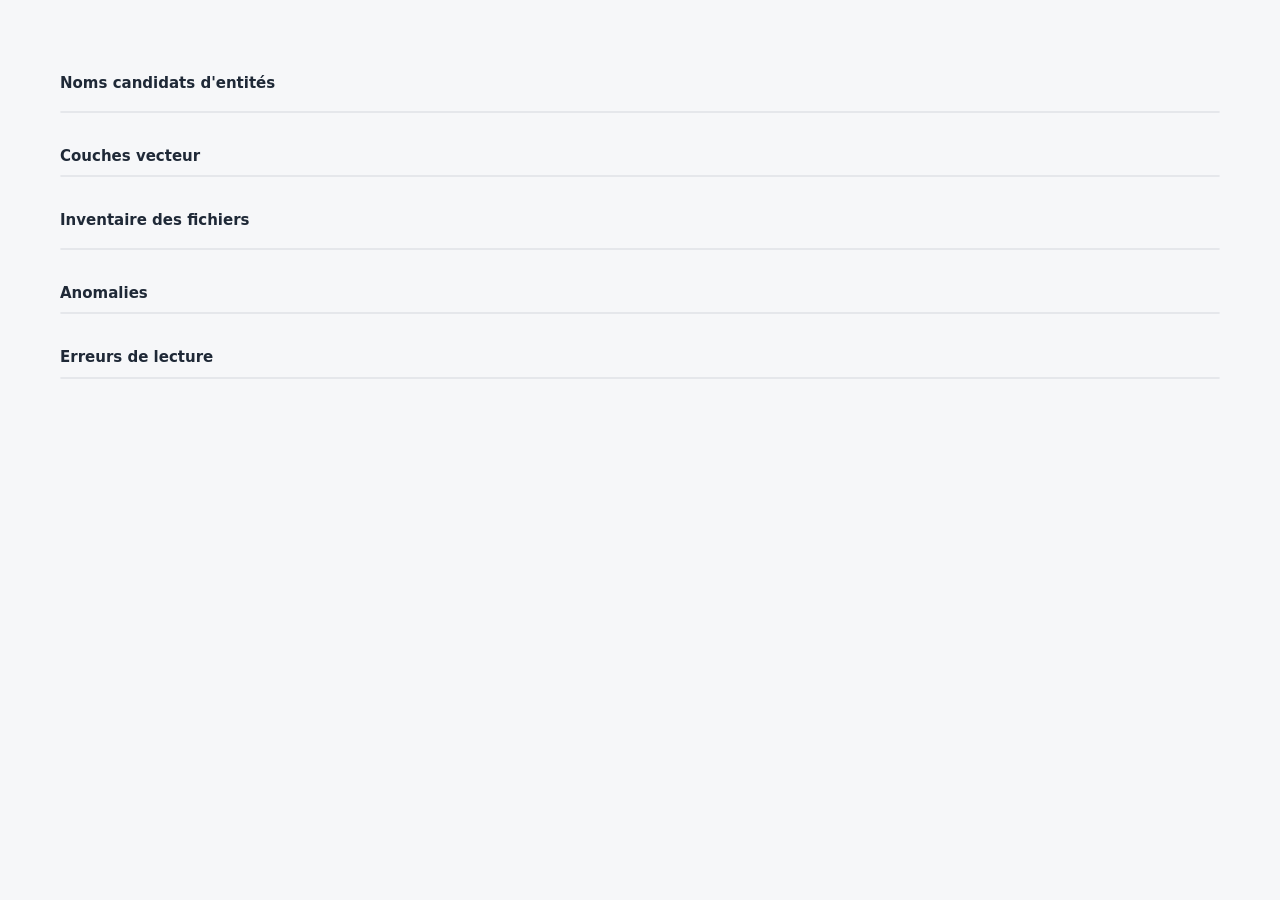
<file: audit/template.html>
<!doctype html>
<html lang="fr">
<head>
<meta charset="utf-8">
<meta name="viewport" content="width=device-width, initial-scale=1">
<title>Audit dataset</title>
<style>
  :root {
    --ink: #1f2937; --muted: #6b7280; --faint: #9ca3af;
    --bg: #f6f7f9; --surface: #fff; --border: #e5e7eb;
    --accent: #2563eb;
    --good-bg: #dcfce7; --good-ink: #166534;
    --warn-bg: #fef3c7; --warn-ink: #92400e;
    --bad-bg: #fee2e2; --bad-ink: #991b1b;
    --neutral-bg: #e5e7eb; --neutral-ink: #374151;
  }
  * { box-sizing: border-box; }
  body { margin: 0; background: var(--bg); color: var(--ink);
         font: 14px/1.5 system-ui, "Segoe UI", sans-serif; }
  .wrap { max-width: 1200px; margin: 0 auto; padding: 24px 20px 60px; }
  header h1 { font-size: 20px; margin: 0 0 2px; }
  header .sub { color: var(--muted); font-size: 12px; margin-bottom: 20px; word-break: break-all; }
  .cards { display: grid; grid-template-columns: repeat(auto-fit, minmax(150px, 1fr)); gap: 12px; margin-bottom: 28px; }
  .card { background: var(--surface); border: 1px solid var(--border); border-radius: 8px; padding: 12px 14px; }
  .card .num { font-size: 26px; font-weight: 600; letter-spacing: -0.5px; }
  .card .num small { font-size: 13px; font-weight: 500; }
  .card .lbl { font-size: 11px; text-transform: uppercase; letter-spacing: 0.5px; color: var(--muted); }
  .card.alert .num { color: var(--bad-ink); }
  section { margin-bottom: 32px; }
  section > h2 { font-size: 15px; margin: 0 0 8px; }
  .toolbar { display: flex; flex-wrap: wrap; gap: 6px; margin-bottom: 8px; }
  .chip { border: 1px solid var(--border); background: var(--surface); color: var(--ink);
          border-radius: 20px; padding: 3px 12px; font-size: 12px; cursor: pointer; }
  .chip.active { background: var(--accent); border-color: var(--accent); color: #fff; }
  .tblwrap { background: var(--surface); border: 1px solid var(--border); border-radius: 8px; overflow-x: auto; }
  table { border-collapse: collapse; width: 100%; font-size: 13px; }
  th, td { text-align: left; padding: 7px 12px; border-top: 1px solid var(--border); vertical-align: top; }
  thead th { border-top: none; background: var(--surface); color: var(--muted); font-size: 11px;
             text-transform: uppercase; letter-spacing: 0.4px; cursor: pointer; white-space: nowrap;
             user-select: none; position: sticky; top: 0; }
  thead th .arrow { color: var(--accent); }
  td.num, th.num { text-align: right; font-variant-numeric: tabular-nums; }
  .badge { display: inline-block; border-radius: 10px; padding: 1px 9px; font-size: 12px; white-space: nowrap; }
  .badge.known   { background: var(--good-bg); color: var(--good-ink); }
  .badge.unknown { background: var(--bad-bg); color: var(--bad-ink); }
  .badge.ignored { background: var(--neutral-bg); color: var(--neutral-ink); }
  .badge.warn    { background: var(--warn-bg); color: var(--warn-ink); }
  .mono { font-family: Consolas, monospace; font-size: 12px; }
  .muted { color: var(--muted); }
  .src { color: var(--muted); font-size: 12px; }
  details.fields { margin: 2px 0; }
  details.fields summary { cursor: pointer; color: var(--accent); font-size: 12px; }
  details.fields ul { margin: 6px 0 2px; padding-left: 18px; }
  details.fields li { margin-bottom: 2px; font-size: 12px; }
  .empty { padding: 14px; color: var(--muted); font-size: 13px; }
</style>
</head>
<body>
<div class="wrap">
  <header>
    <h1 id="title"></h1>
    <div class="sub" id="subtitle"></div>
  </header>
  <div class="cards" id="cards"></div>

  <section>
    <h2>Noms candidats d'entités</h2>
    <div class="toolbar" id="cand-filters"></div>
    <div class="tblwrap"><table id="tbl-cand"></table></div>
  </section>

  <section>
    <h2>Couches vecteur</h2>
    <div class="tblwrap"><table id="tbl-layers"></table></div>
  </section>

  <section>
    <h2>Inventaire des fichiers</h2>
    <div class="toolbar" id="file-filters"></div>
    <div class="tblwrap"><table id="tbl-files"></table></div>
  </section>

  <section>
    <h2>Anomalies</h2>
    <div class="tblwrap"><table id="tbl-anom"></table></div>
  </section>

  <section>
    <h2>Erreurs de lecture</h2>
    <div class="tblwrap"><table id="tbl-err"></table></div>
  </section>
</div>

<script id="audit-data" type="application/json">__AUDIT_JSON__</script>
<script>
"use strict";
const AUDIT = JSON.parse(document.getElementById("audit-data").textContent);

const esc = s => String(s).replace(/[&<>"']/g, c =>
  ({"&":"&amp;","<":"&lt;",">":"&gt;",'"':"&quot;","'":"&#39;"}[c]));
const fmtInt = n => n == null ? "–" : n.toLocaleString("fr-FR");
const fmtSize = b => b >= 1e9 ? (b/1e9).toFixed(1)+" Go" : b >= 1e6 ? (b/1e6).toFixed(1)+" Mo"
                   : b >= 1e3 ? (b/1e3).toFixed(0)+" ko" : b+" o";
const KIND_FR = {filename:"nom de fichier", layername:"nom de couche",
                 field_value:"valeur de champ", qgis_project:"projet QGIS"};
const status = c => c.match ? c.match.status : "unknown";

/* ---------- table générique : colonnes + lignes re-rendues à chaque tri ---------- */
function makeTable(el, columns, rows, emptyMsg) {
  let sortKey = null, dir = 1;
  function render() {
    const data = [...rows];
    if (sortKey !== null) {
      const col = columns[sortKey];
      data.sort((a, b) => {
        const va = col.sort(a), vb = col.sort(b);
        return (va > vb ? 1 : va < vb ? -1 : 0) * dir;
      });
    }
    const head = "<thead><tr>" + columns.map((c, i) =>
      `<th class="${c.num ? "num" : ""}" data-i="${i}">${c.label}` +
      (i === sortKey ? `<span class="arrow"> ${dir > 0 ? "▲" : "▼"}</span>` : "") + "</th>"
    ).join("") + "</tr></thead>";
    const body = data.length
      ? "<tbody>" + data.map(r => "<tr>" + columns.map(c =>
          `<td class="${c.num ? "num" : ""}">${c.html(r)}</td>`).join("") + "</tr>").join("") + "</tbody>"
      : `<tbody><tr><td colspan="${columns.length}"><div class="empty">${emptyMsg}</div></td></tr></tbody>`;
    el.innerHTML = head + body;
    el.querySelectorAll("thead th").forEach(th => th.onclick = () => {
      const i = +th.dataset.i;
      dir = (i === sortKey) ? -dir : 1; sortKey = i; render();
    });
  }
  render();
  return { setRows(r) { rows = r; render(); } };
}

function makeChips(el, options, onPick) {
  let active = options[0].key;
  function render() {
    el.innerHTML = options.map(o =>
      `<button class="chip ${o.key === active ? "active" : ""}" data-k="${o.key}">${o.label}</button>`).join("");
    el.querySelectorAll(".chip").forEach(b => b.onclick = () => { active = b.dataset.k; render(); onPick(active); });
  }
  render();
}

/* ---------------------------------- entête + cartes ---------------------------------- */
document.title = "Audit — " + AUDIT.dataset.name;
document.getElementById("title").textContent = "Audit du dataset « " + AUDIT.dataset.name + " »";
document.getElementById("subtitle").textContent =
  AUDIT.dataset.path + " — généré le " + AUDIT.generated_at + " — schéma v" + AUDIT.schema_version;

const cands = AUDIT.name_candidates;
// Erreurs globales + erreurs portées par chaque couche (contrat : layers[].errors = {stage, error})
const allErrors = AUDIT.errors.concat(AUDIT.layers.flatMap(
  l => l.errors.map(e => ({ file: l.file, layer: l.layer, stage: e.stage, error: e.error }))));
const nUnknown = cands.filter(c => status(c) === "unknown").length;
const totFeatures = AUDIT.layers.reduce((s, l) => s + (l.feature_count || 0), 0);
const crsKeys = Object.keys(AUDIT.crs_census);
const crsBad = crsKeys.some(k => k !== "EPSG:2154");
const cards = [
  { lbl: "Fichiers", num: fmtInt(AUDIT.dataset.n_files) + ` <small class="muted">(${fmtSize(AUDIT.dataset.total_size_bytes)})</small>` },
  { lbl: "Couches vecteur", num: fmtInt(AUDIT.layers.length) },
  { lbl: "Entités (features)", num: fmtInt(totFeatures) },
  { lbl: "CRS", num: crsKeys.map(esc).join(", ") || "–", alert: crsBad },
  { lbl: "Noms candidats", num: fmtInt(cands.length) + (nUnknown ? ` <small>dont ${nUnknown} inconnus</small>` : ""), alert: nUnknown > 0 },
  { lbl: "Anomalies / erreurs", num: fmtInt(AUDIT.anomalies.length) + " / " + fmtInt(allErrors.length), alert: allErrors.length > 0 },
];
document.getElementById("cards").innerHTML = cards.map(c =>
  `<div class="card ${c.alert ? "alert" : ""}"><div class="num">${c.num}</div><div class="lbl">${c.lbl}</div></div>`).join("");

/* ------------------------------- candidats de noms ------------------------------- */
const srcCell = c => c.sources.map(s => {
  let where = s.file;
  if (s.field) where += ` · champ « ${s.field} »`;
  else if (s.layer && s.kind === "layername") where = s.file;
  return `${KIND_FR[s.kind] || s.kind} <span class="mono">(${esc(where)})</span> ×${fmtInt(s.count)}`;
}).join("<br>");

const badgeCell = c => {
  const st = status(c);
  if (st === "known") return `<span class="badge known">${esc(c.match.entity_id)}</span>` +
    (c.match.via === "normalized" ? ` <span class="muted" title="via ${esc(c.match.matched_on)}">≈</span>` : "");
  if (st === "ignored") return `<span class="badge ignored">ignoré</span>`;
  return `<span class="badge unknown">inconnu</span>`;
};

const candCols = [
  { label: "Nom brut", html: c => `<strong>${esc(c.raw)}</strong>`, sort: c => c.raw.toLowerCase() },
  { label: "Normalisé", html: c => `<span class="mono muted">${esc(c.normalized)}</span>`, sort: c => c.normalized },
  { label: "Statut", html: badgeCell, sort: c => status(c) },
  { label: "Occurrences", num: true, html: c => fmtInt(c.total_count), sort: c => c.total_count },
  { label: "Sources", html: c => `<span class="src">${srcCell(c)}</span>`, sort: c => c.sources.length },
];
const candTable = makeTable(document.getElementById("tbl-cand"), candCols, cands, "Aucun nom candidat.");
const count = st => cands.filter(c => status(c) === st).length;
makeChips(document.getElementById("cand-filters"), [
  { key: "all", label: `Tous (${cands.length})` },
  { key: "unknown", label: `Inconnus (${count("unknown")})` },
  { key: "known", label: `Connus (${count("known")})` },
  { key: "ignored", label: `Ignorés (${count("ignored")})` },
], k => candTable.setRows(k === "all" ? cands : cands.filter(c => status(c) === k)));

/* ------------------------------------ couches ------------------------------------ */
const geomCell = l => {
  const g = l.sampled && l.sampled.geometry;
  const sampled = g ? Object.entries(g.types).map(([t, n]) => `${t} ×${fmtInt(n)}`).join(", ") : "–";
  const decl = l.declared_geometry_type || "–";
  return `${esc(sampled)} <span class="muted">(déclaré : ${esc(decl)})</span>`;
};
const crsCell = l => (!l.crs.raw && !l.crs.missing) ? `<span class="muted">–</span>`
  : l.crs.missing ? `<span class="badge warn">manquant</span>`
  : l.crs.epsg ? (l.crs.epsg === 2154 ? "EPSG:2154" : `<span class="badge warn">EPSG:${l.crs.epsg}</span>`)
  : `<span class="badge warn" title="${esc(l.crs.raw || "")}">non-EPSG</span>`;
const qualCell = l => {
  const g = l.sampled && l.sampled.geometry;
  const bits = [];
  if (g && g.invalid) bits.push(`<span class="badge warn">${fmtInt(g.invalid)} invalide(s)</span>`);
  if (g && g.empty) bits.push(`<span class="badge warn">${fmtInt(g.empty)} vide(s)</span>`);
  if (l.errors.length) bits.push(`<span class="badge unknown">${l.errors.length} erreur(s)</span>`);
  return bits.join(" ") || (g ? "ok" : "–");
};
const fieldsCell = l => {
  if (!l.fields.length) return `<span class="muted">aucun champ</span>`;
  const items = l.fields.map(f => {
    let v = `<strong>${esc(f.name)}</strong> <span class="muted">(${esc(f.dtype)})</span>`;
    if (f.string_stats) {
      const top = f.string_stats.top_values.slice(0, 10)
        .map(([val, n]) => `${esc(val)} ×${fmtInt(n)}`).join(", ");
      const more = f.string_stats.n_distinct_sampled - Math.min(10, f.string_stats.top_values.length);
      v += ` : ${top}${more > 0 ? ` <span class="muted">+${more} autres</span>` : ""}`;
    }
    return `<li>${v}</li>`;
  }).join("");
  return `<details class="fields"><summary>${l.fields.length} champ(s)</summary><ul>${items}</ul></details>`;
};
makeTable(document.getElementById("tbl-layers"), [
  { label: "Fichier", html: l => `<span class="mono">${esc(l.file)}</span>`, sort: l => l.file },
  { label: "Couche", html: l => esc(l.layer), sort: l => l.layer.toLowerCase() },
  { label: "CRS", html: crsCell, sort: l => l.crs.epsg || 0 },
  { label: "Géométries (échantillon)", html: geomCell, sort: l => l.declared_geometry_type || "" },
  { label: "Entités", num: true, html: l => fmtInt(l.feature_count) +
      (l.sampled && l.sampled.is_partial ? ` <span class="badge warn">échant. ${fmtInt(l.sampled.rows_read)}</span>` : ""),
    sort: l => l.feature_count || 0 },
  { label: "Qualité", html: qualCell, sort: l => (l.errors.length ? 2 : 0) },
  { label: "Champs", html: fieldsCell, sort: l => l.fields.length },
], AUDIT.layers, "Aucune couche vecteur lue.");

/* ------------------------------------ fichiers ------------------------------------ */
const fileCols = [
  { label: "Chemin", html: f => `<span class="mono">${esc(f.path)}</span>`, sort: f => f.path },
  { label: "Catégorie", html: f => esc(f.category), sort: f => f.category },
  { label: "Extension", html: f => `<span class="mono">${esc(f.extension)}</span>`, sort: f => f.extension },
  { label: "Taille", num: true, html: f => fmtSize(f.size_bytes), sort: f => f.size_bytes },
];
const fileTable = makeTable(document.getElementById("tbl-files"), fileCols, AUDIT.files, "Aucun fichier.");
const catCounts = {};
AUDIT.files.forEach(f => catCounts[f.category] = (catCounts[f.category] || 0) + 1);
makeChips(document.getElementById("file-filters"),
  [{ key: "all", label: `Tous (${AUDIT.files.length})` },
   ...Object.keys(catCounts).sort().map(c => ({ key: c, label: `${c} (${catCounts[c]})` }))],
  k => fileTable.setRows(k === "all" ? AUDIT.files : AUDIT.files.filter(f => f.category === k)));

/* ------------------------------- anomalies / erreurs ------------------------------- */
makeTable(document.getElementById("tbl-anom"), [
  { label: "Type", html: a => `<span class="badge warn">${esc(a.kind)}</span>`, sort: a => a.kind },
  { label: "Fichier", html: a => `<span class="mono">${esc(a.file)}</span>`, sort: a => a.file },
  { label: "Couche", html: a => a.layer ? esc(a.layer) : "–", sort: a => a.layer || "" },
  { label: "Détail", html: a => a.detail ? esc(a.detail) : "–", sort: a => a.detail || "" },
], AUDIT.anomalies, "Aucune anomalie détectée.");

makeTable(document.getElementById("tbl-err"), [
  { label: "Fichier", html: e => `<span class="mono">${esc(e.file)}</span>`, sort: e => e.file },
  { label: "Couche", html: e => e.layer ? esc(e.layer) : "–", sort: e => e.layer || "" },
  { label: "Étape", html: e => `<span class="mono">${esc(e.stage)}</span>`, sort: e => e.stage },
  { label: "Erreur", html: e => esc(e.error), sort: e => e.error },
], allErrors, "Aucune erreur de lecture.");
</script>
</body>
</html>
</file>
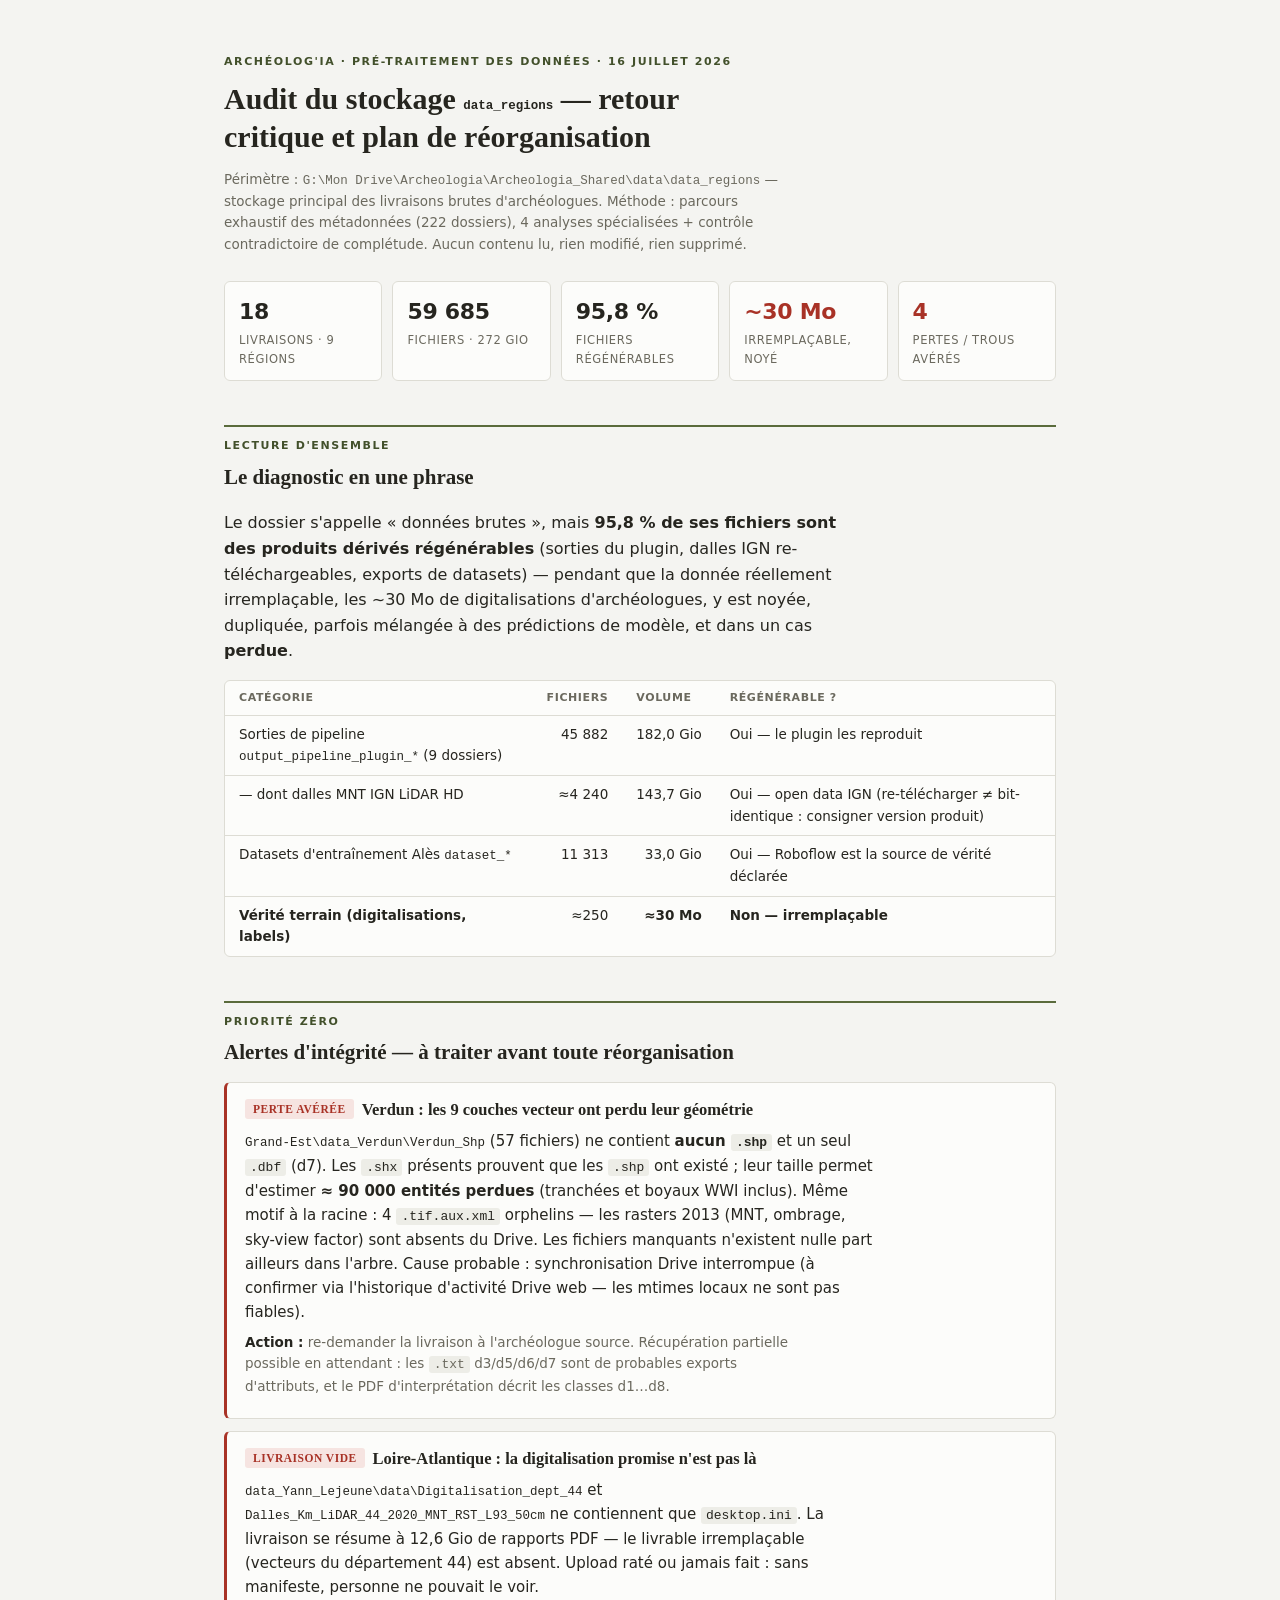
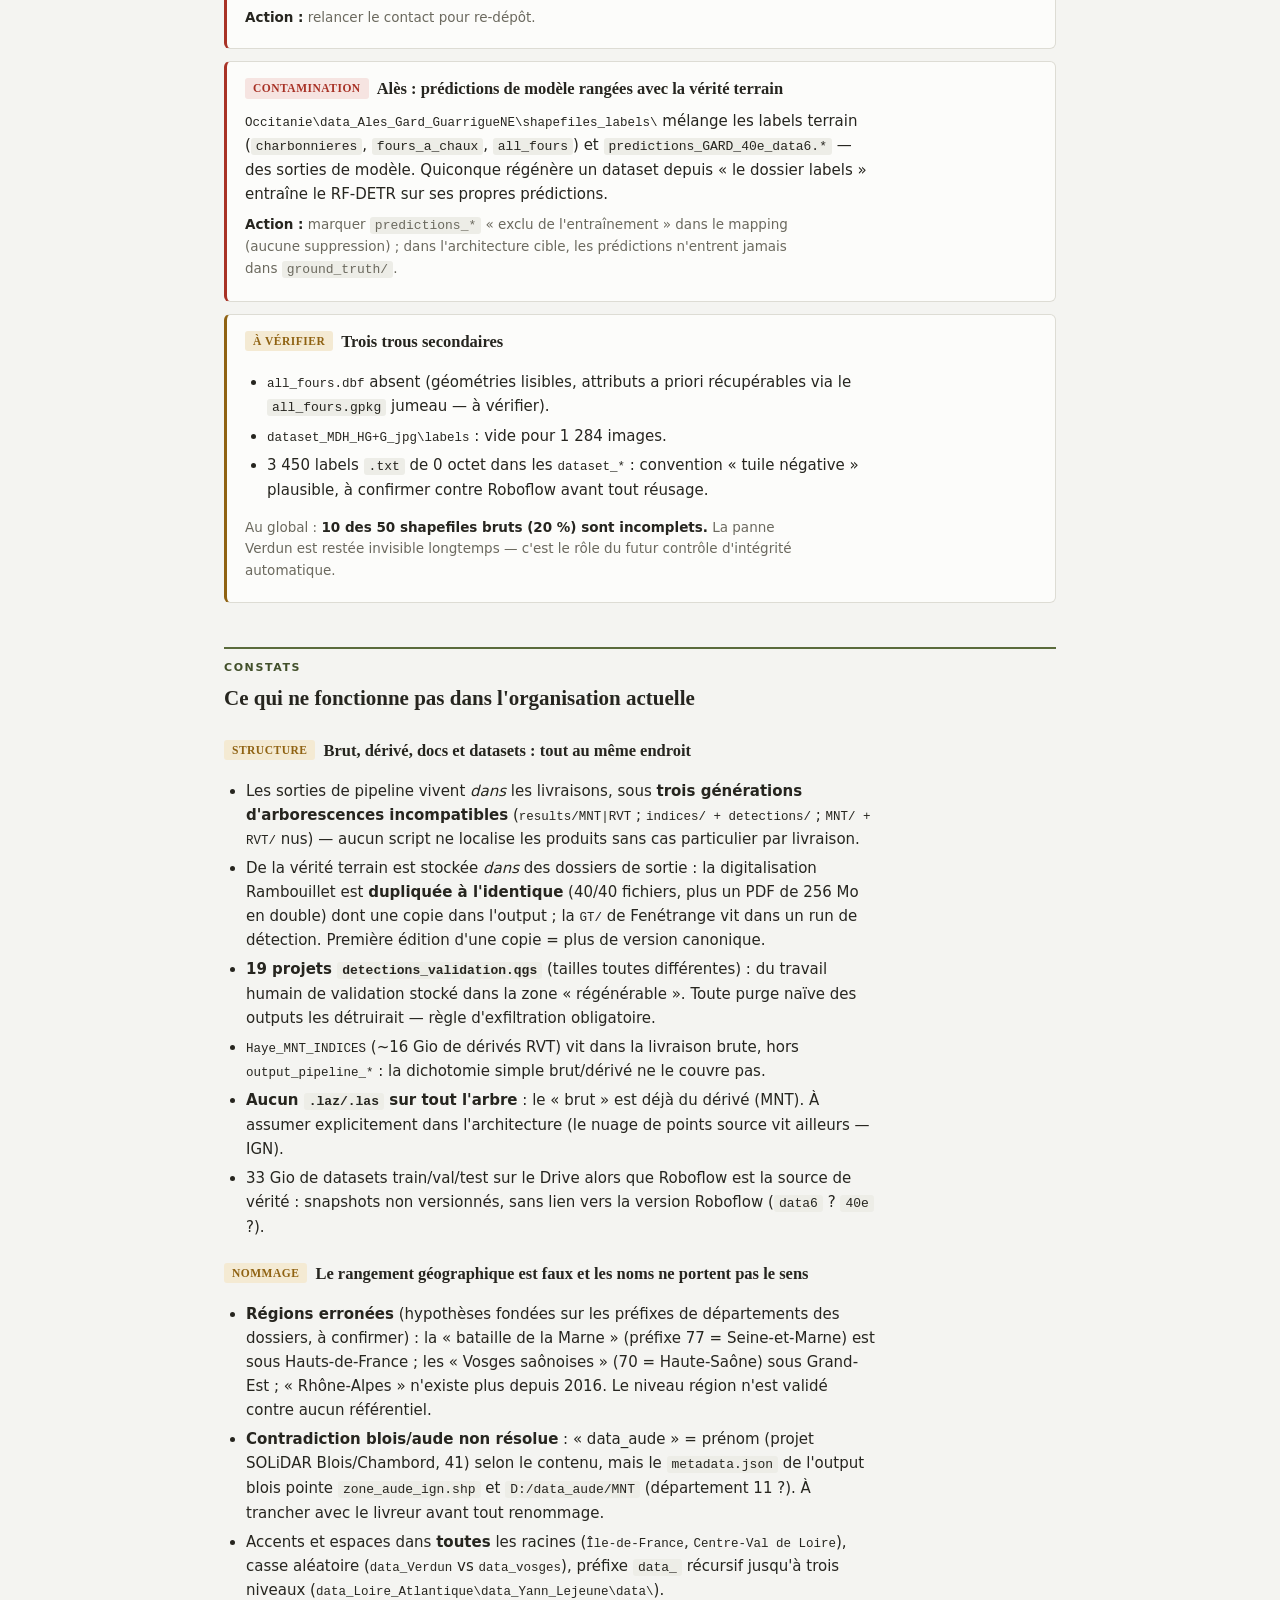
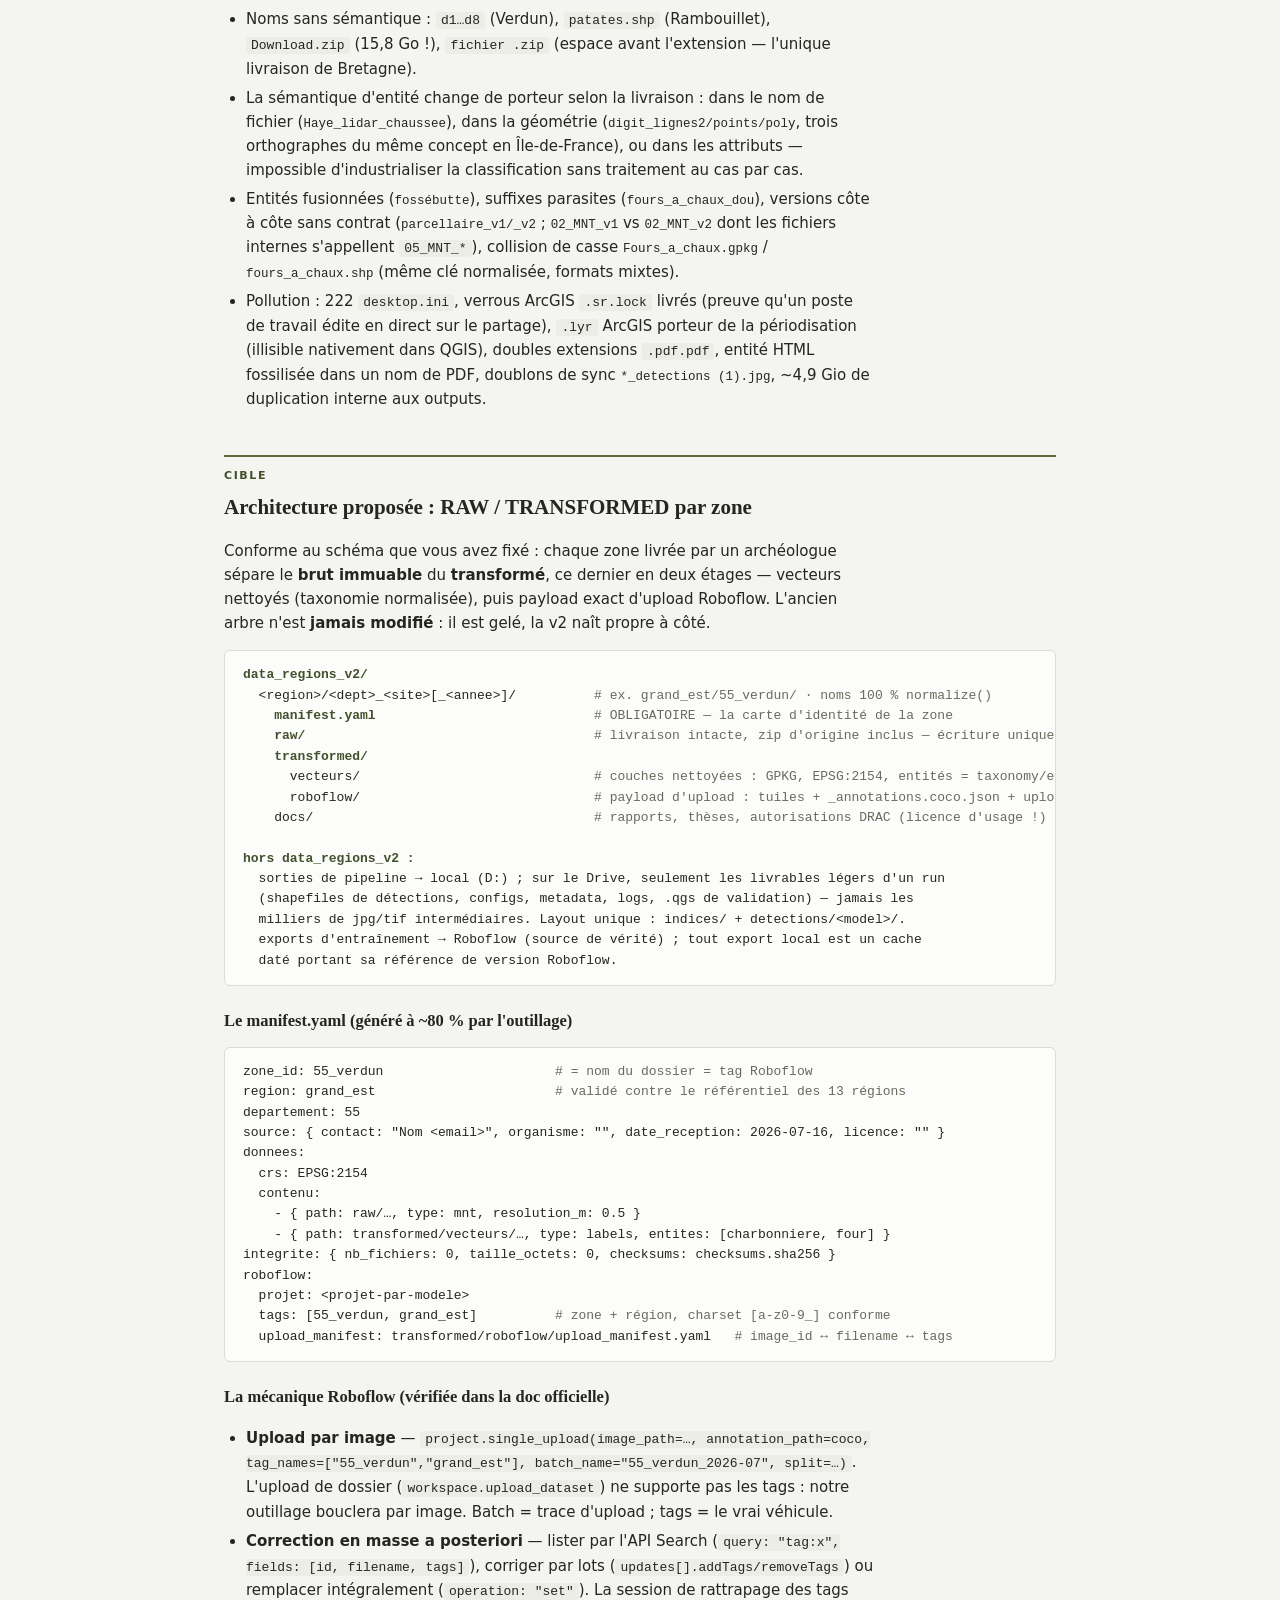
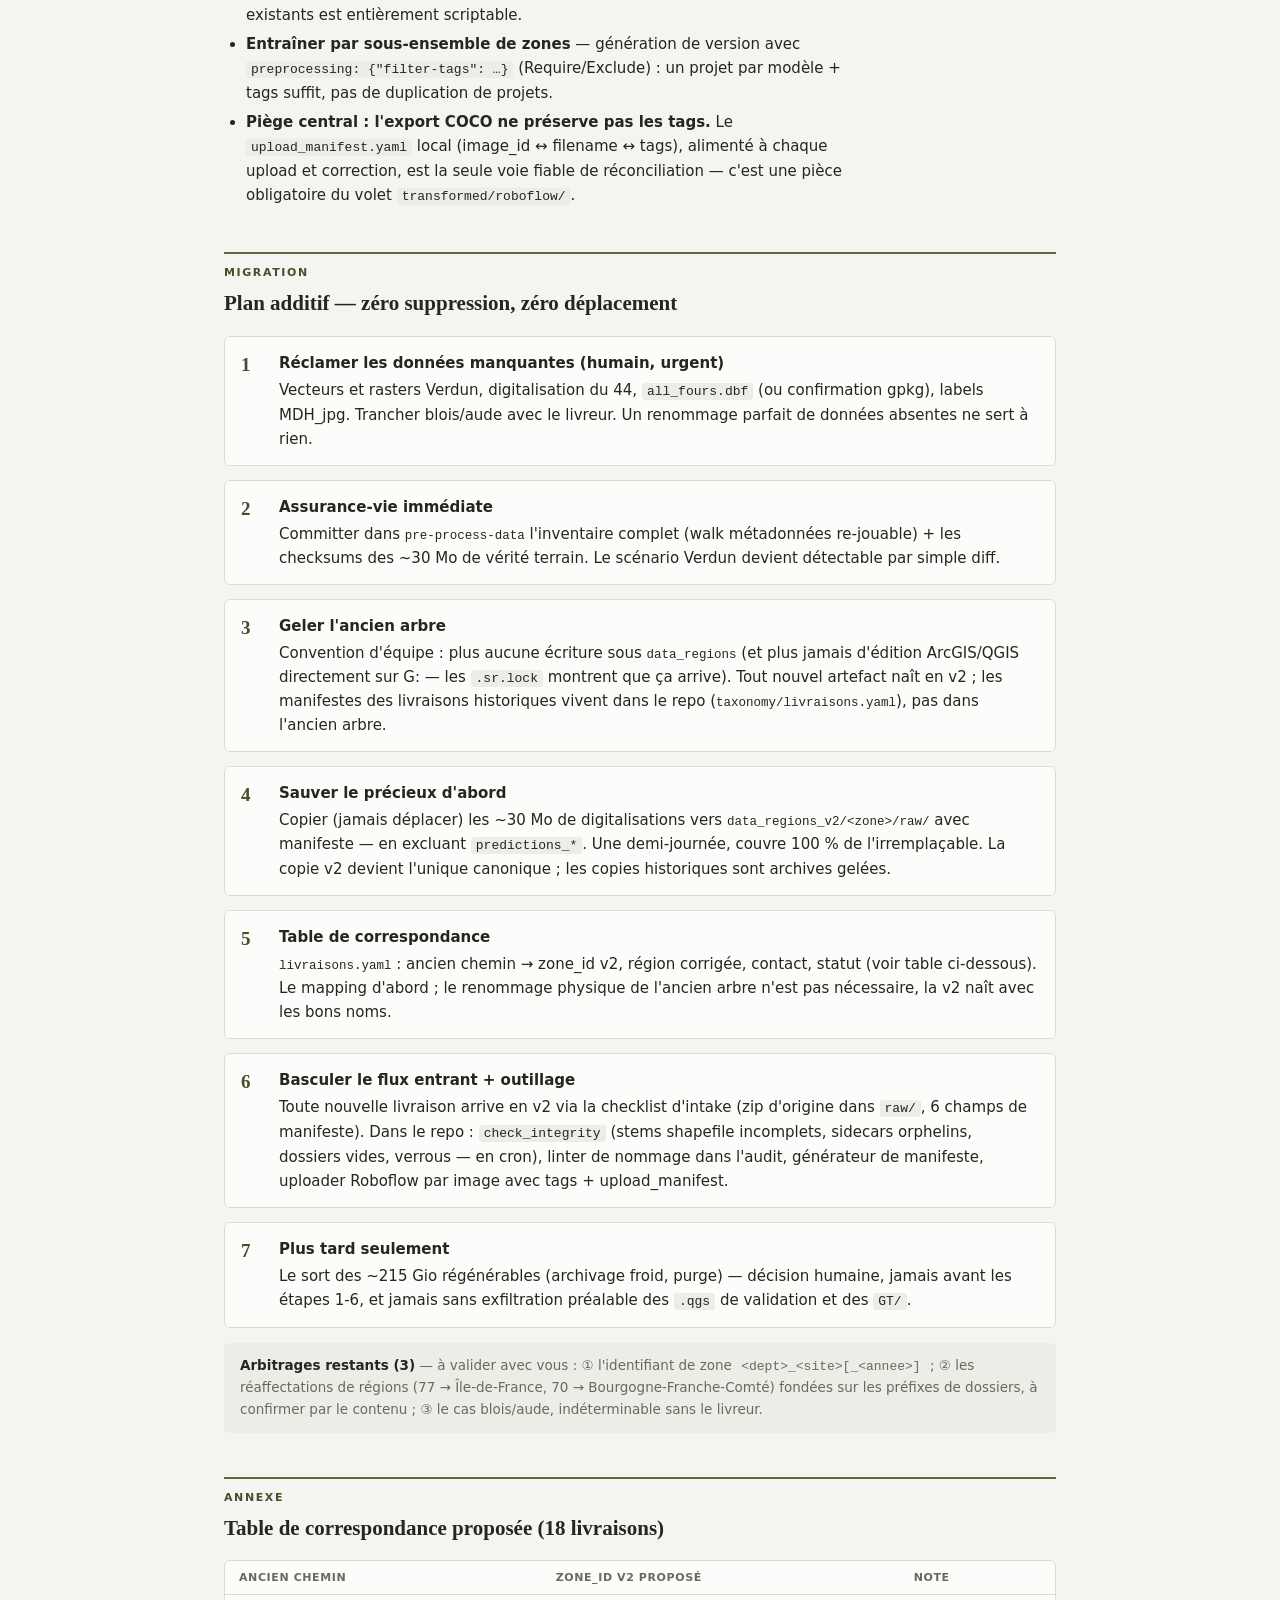
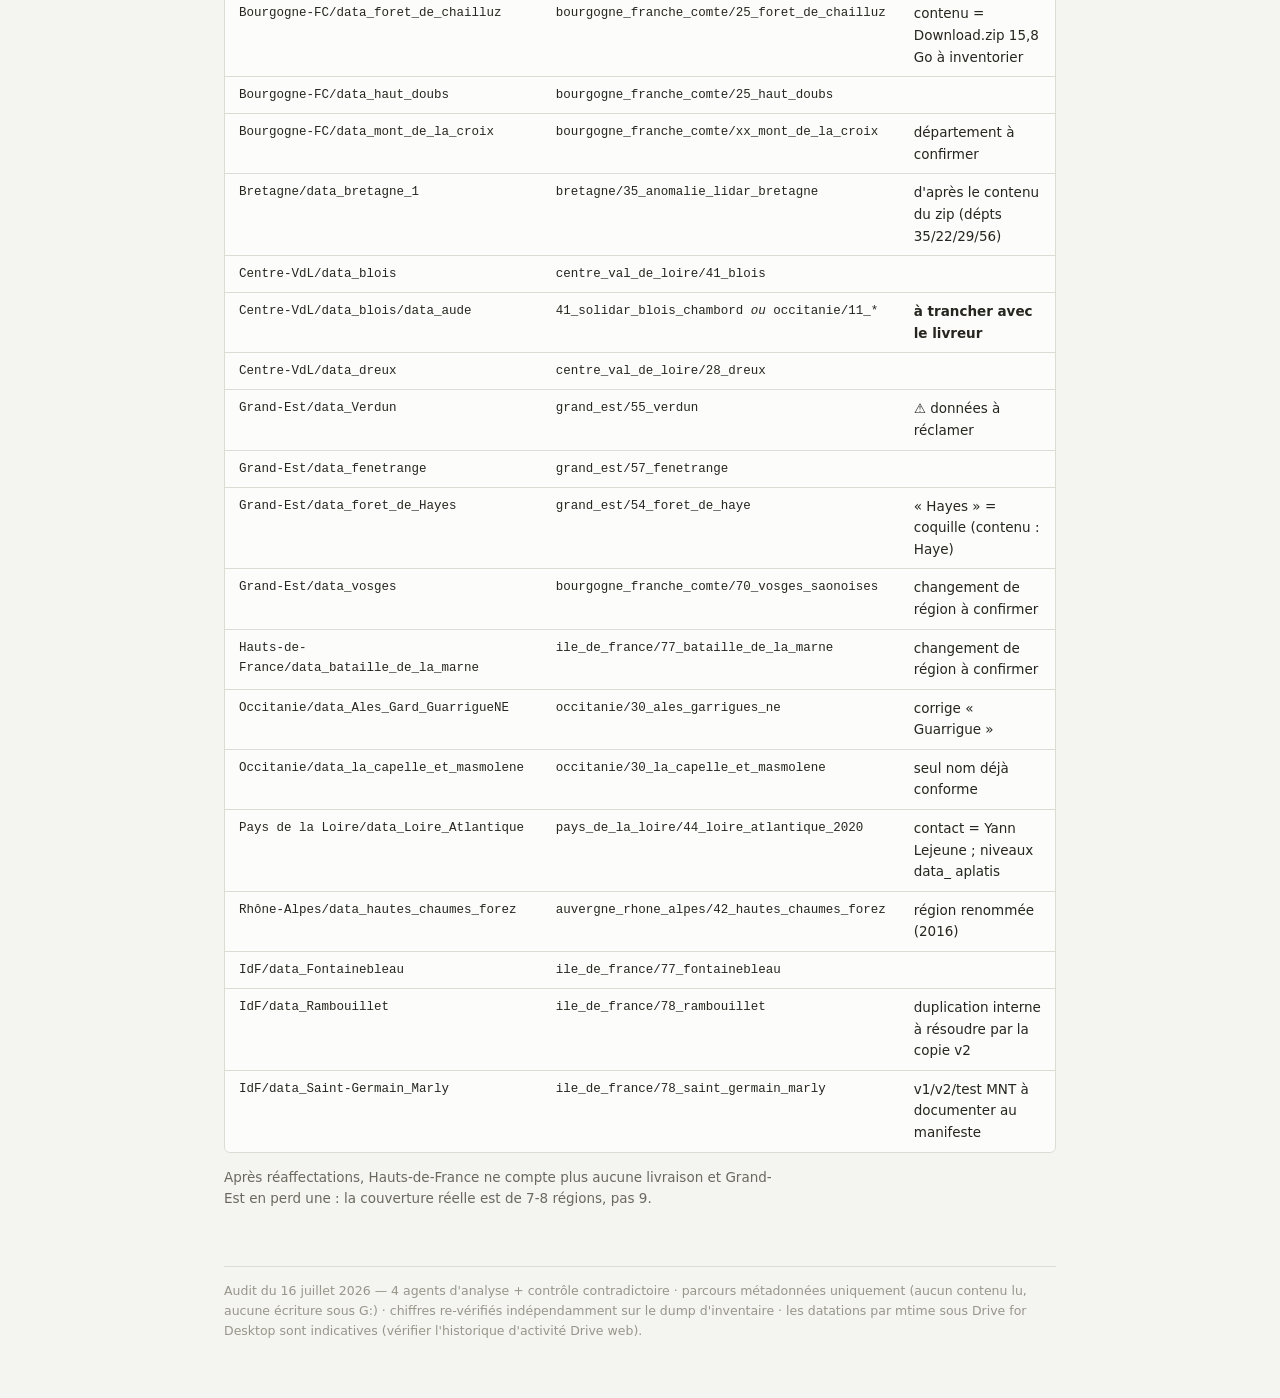
<file: docs/audit_data_regions.html>
<!doctype html>
<html lang="fr">
<head>
<meta charset="utf-8">
<meta name="viewport" content="width=device-width,initial-scale=1">
<title>Audit data_regions — critique &amp; réorganisation</title>
<style>
  :root {
    --bg: #F4F4F1; --panel: #FCFCFA; --panel2: #EDEDE7;
    --ink: #26251F; --muted: #6B695E; --faint: #98968A;
    --accent: #5A6B3C; --accent-ink: #42502B;
    --line: #DDDCD4;
    --crit-bg: #F6E4E1; --crit-ink: #A83226;
    --warn-bg: #F4EAD3; --warn-ink: #8F6212;
    --ok-bg: #E2EEE4; --ok-ink: #3E7A4E;
    --info-bg: #E5E9DB; --info-ink: #42502B;
  }
  @media (prefers-color-scheme: dark) { :root {
    --bg: #1E2019; --panel: #262922; --panel2: #2E312A;
    --ink: #E8E6DD; --muted: #A5A395; --faint: #7A786C;
    --accent: #9DB16E; --accent-ink: #B5C68C;
    --line: #3A3D33;
    --crit-bg: #46261F; --crit-ink: #E89A8C;
    --warn-bg: #423414; --warn-ink: #DBB562;
    --ok-bg: #24382A; --ok-ink: #8FC79D;
    --info-bg: #2E3524; --info-ink: #B5C68C;
  } }
  :root[data-theme="dark"] {
    --bg: #1E2019; --panel: #262922; --panel2: #2E312A;
    --ink: #E8E6DD; --muted: #A5A395; --faint: #7A786C;
    --accent: #9DB16E; --accent-ink: #B5C68C;
    --line: #3A3D33;
    --crit-bg: #46261F; --crit-ink: #E89A8C;
    --warn-bg: #423414; --warn-ink: #DBB562;
    --ok-bg: #24382A; --ok-ink: #8FC79D;
    --info-bg: #2E3524; --info-ink: #B5C68C;
  }
  :root[data-theme="light"] {
    --bg: #F4F4F1; --panel: #FCFCFA; --panel2: #EDEDE7;
    --ink: #26251F; --muted: #6B695E; --faint: #98968A;
    --accent: #5A6B3C; --accent-ink: #42502B;
    --line: #DDDCD4;
    --crit-bg: #F6E4E1; --crit-ink: #A83226;
    --warn-bg: #F4EAD3; --warn-ink: #8F6212;
    --ok-bg: #E2EEE4; --ok-ink: #3E7A4E;
    --info-bg: #E5E9DB; --info-ink: #42502B;
  }
  * { box-sizing: border-box; }
  body { margin: 0; background: var(--bg); color: var(--ink);
         font: 15px/1.6 system-ui, "Segoe UI", sans-serif; }
  .wrap { max-width: 880px; margin: 0 auto; padding: 48px 24px 96px; }
  h1, h2, h3 { font-family: Georgia, "Times New Roman", serif; text-wrap: balance; }
  h1 { font-size: 30px; line-height: 1.25; margin: 8px 0 4px; font-weight: 600; }
  h2 { font-size: 21px; margin: 0 0 4px; font-weight: 600; }
  h3 { font-size: 16.5px; margin: 22px 0 6px; font-weight: 600; }
  .eyebrow { font-size: 11px; text-transform: uppercase; letter-spacing: 1.6px;
             color: var(--accent-ink); font-weight: 600; }
  .sub { color: var(--muted); font-size: 13.5px; }
  section { margin-top: 44px; }
  section > .eyebrow { display: block; border-top: 2px solid var(--accent);
                       padding-top: 10px; margin-bottom: 6px; }
  p { max-width: 66ch; }
  .lede { font-size: 16px; max-width: 62ch; }
  .stats { display: grid; grid-template-columns: repeat(auto-fit, minmax(130px, 1fr));
           gap: 10px; margin: 26px 0 0; }
  .stat { background: var(--panel); border: 1px solid var(--line); border-radius: 6px;
          padding: 12px 14px; }
  .stat .n { font-size: 22px; font-weight: 650; letter-spacing: -0.3px;
             font-variant-numeric: tabular-nums; }
  .stat .l { font-size: 11.5px; color: var(--muted); text-transform: uppercase;
             letter-spacing: 0.6px; margin-top: 2px; }
  .stat.crit .n { color: var(--crit-ink); }
  .chip { display: inline-block; border-radius: 3px; padding: 1px 8px; font-size: 11.5px;
          font-weight: 600; text-transform: uppercase; letter-spacing: 0.5px;
          vertical-align: 2px; margin-right: 8px; }
  .chip.crit { background: var(--crit-bg); color: var(--crit-ink); }
  .chip.warn { background: var(--warn-bg); color: var(--warn-ink); }
  .chip.ok   { background: var(--ok-bg); color: var(--ok-ink); }
  .chip.info { background: var(--info-bg); color: var(--info-ink); }
  .finding { background: var(--panel); border: 1px solid var(--line); border-left: 3px solid var(--line);
             border-radius: 6px; padding: 14px 18px; margin: 12px 0; }
  .finding.crit { border-left-color: var(--crit-ink); }
  .finding.warn { border-left-color: var(--warn-ink); }
  .finding h3 { margin: 0 0 6px; }
  .finding p { margin: 6px 0; }
  .finding .fix { color: var(--muted); font-size: 13.5px; margin-top: 8px; }
  .finding .fix strong { color: var(--ink); }
  code, pre { font-family: Consolas, "Cascadia Mono", monospace; }
  code { background: var(--panel2); border-radius: 3px; padding: 1px 5px; font-size: 13px; }
  pre { background: var(--panel); border: 1px solid var(--line); border-radius: 6px;
        padding: 14px 18px; overflow-x: auto; font-size: 12.5px; line-height: 1.55; }
  pre code { background: none; padding: 0; }
  pre .c { color: var(--muted); }
  pre .hl { color: var(--accent-ink); font-weight: 600; }
  .tbl { overflow-x: auto; background: var(--panel); border: 1px solid var(--line);
         border-radius: 6px; margin: 14px 0; }
  table { border-collapse: collapse; width: 100%; font-size: 13.5px; }
  th, td { text-align: left; padding: 8px 14px; border-top: 1px solid var(--line);
           vertical-align: top; }
  thead th { border-top: none; font-size: 11px; text-transform: uppercase;
             letter-spacing: 0.6px; color: var(--muted); white-space: nowrap; }
  td.num { text-align: right; font-variant-numeric: tabular-nums; white-space: nowrap; }
  .mono { font-family: Consolas, monospace; font-size: 12.5px; }
  ul { padding-left: 22px; } li { margin: 5px 0; max-width: 66ch; }
  .note { background: var(--panel2); border-radius: 6px; padding: 12px 16px;
          font-size: 13.5px; color: var(--muted); max-width: none; }
  .note strong { color: var(--ink); }
  ol.plan { counter-reset: p; list-style: none; padding: 0; }
  ol.plan > li { counter-increment: p; margin: 14px 0; padding: 14px 18px 14px 54px;
                 background: var(--panel); border: 1px solid var(--line); border-radius: 6px;
                 position: relative; max-width: none; }
  ol.plan > li::before { content: counter(p); position: absolute; left: 16px; top: 13px;
                 font-family: Georgia, serif; font-size: 19px; font-weight: 600;
                 color: var(--accent-ink); }
  ol.plan strong:first-child { display: block; margin-bottom: 3px; }
  .foot { margin-top: 56px; border-top: 1px solid var(--line); padding-top: 14px;
          font-size: 12.5px; color: var(--faint); }
</style>
</head>
<body>

<div class="wrap">
  <header>
    <span class="eyebrow">Archéolog'IA · pré-traitement des données · 16 juillet 2026</span>
    <h1>Audit du stockage <span class="mono">data_regions</span> — retour critique et plan de réorganisation</h1>
    <p class="sub">Périmètre : <span class="mono">G:\Mon Drive\Archeologia\Archeologia_Shared\data\data_regions</span> — stockage principal des livraisons brutes d'archéologues.
    Méthode : parcours exhaustif des métadonnées (222 dossiers), 4 analyses spécialisées + contrôle contradictoire de complétude. Aucun contenu lu, rien modifié, rien supprimé.</p>

    <div class="stats">
      <div class="stat"><div class="n">18</div><div class="l">livraisons · 9 régions</div></div>
      <div class="stat"><div class="n">59 685</div><div class="l">fichiers · 272 Gio</div></div>
      <div class="stat"><div class="n">95,8 %</div><div class="l">fichiers régénérables</div></div>
      <div class="stat crit"><div class="n">~30 Mo</div><div class="l">irremplaçable, noyé</div></div>
      <div class="stat crit"><div class="n">4</div><div class="l">pertes / trous avérés</div></div>
    </div>
  </header>

  <section>
    <span class="eyebrow">Lecture d'ensemble</span>
    <h2>Le diagnostic en une phrase</h2>
    <p class="lede">Le dossier s'appelle « données brutes », mais <strong>95,8 % de ses fichiers sont des produits dérivés régénérables</strong> (sorties du plugin, dalles IGN re-téléchargeables, exports de datasets) — pendant que la donnée réellement irremplaçable, les ~30 Mo de digitalisations d'archéologues, y est noyée, dupliquée, parfois mélangée à des prédictions de modèle, et dans un cas <strong>perdue</strong>.</p>
    <div class="tbl"><table>
      <thead><tr><th>Catégorie</th><th class="num">Fichiers</th><th class="num">Volume</th><th>Régénérable ?</th></tr></thead>
      <tbody>
        <tr><td>Sorties de pipeline <span class="mono">output_pipeline_plugin_*</span> (9 dossiers)</td><td class="num">45 882</td><td class="num">182,0 Gio</td><td>Oui — le plugin les reproduit</td></tr>
        <tr><td>— dont dalles MNT IGN LiDAR HD</td><td class="num">≈4 240</td><td class="num">143,7 Gio</td><td>Oui — open data IGN (re-télécharger ≠ bit-identique : consigner version produit)</td></tr>
        <tr><td>Datasets d'entraînement Alès <span class="mono">dataset_*</span></td><td class="num">11 313</td><td class="num">33,0 Gio</td><td>Oui — Roboflow est la source de vérité déclarée</td></tr>
        <tr><td><strong>Vérité terrain (digitalisations, labels)</strong></td><td class="num">≈250</td><td class="num"><strong>≈30 Mo</strong></td><td><strong>Non — irremplaçable</strong></td></tr>
      </tbody>
    </table></div>
  </section>

  <section>
    <span class="eyebrow">Priorité zéro</span>
    <h2>Alertes d'intégrité — à traiter avant toute réorganisation</h2>

    <div class="finding crit">
      <h3><span class="chip crit">Perte avérée</span>Verdun : les 9 couches vecteur ont perdu leur géométrie</h3>
      <p><span class="mono">Grand-Est\data_Verdun\Verdun_Shp</span> (57 fichiers) ne contient <strong>aucun <code>.shp</code></strong> et un seul <code>.dbf</code> (d7). Les <code>.shx</code> présents prouvent que les <code>.shp</code> ont existé ; leur taille permet d'estimer <strong>≈ 90 000 entités perdues</strong> (tranchées et boyaux WWI inclus). Même motif à la racine : 4 <code>.tif.aux.xml</code> orphelins — les rasters 2013 (MNT, ombrage, sky-view factor) sont absents du Drive. Les fichiers manquants n'existent nulle part ailleurs dans l'arbre. Cause probable : synchronisation Drive interrompue (à confirmer via l'historique d'activité Drive web — les mtimes locaux ne sont pas fiables).</p>
      <p class="fix"><strong>Action :</strong> re-demander la livraison à l'archéologue source. Récupération partielle possible en attendant : les <code>.txt</code> d3/d5/d6/d7 sont de probables exports d'attributs, et le PDF d'interprétation décrit les classes d1…d8.</p>
    </div>

    <div class="finding crit">
      <h3><span class="chip crit">Livraison vide</span>Loire-Atlantique : la digitalisation promise n'est pas là</h3>
      <p><span class="mono">data_Yann_Lejeune\data\Digitalisation_dept_44</span> et <span class="mono">Dalles_Km_LiDAR_44_2020_MNT_RST_L93_50cm</span> ne contiennent que <code>desktop.ini</code>. La livraison se résume à 12,6 Gio de rapports PDF — le livrable irremplaçable (vecteurs du département 44) est absent. Upload raté ou jamais fait : sans manifeste, personne ne pouvait le voir.</p>
      <p class="fix"><strong>Action :</strong> relancer le contact pour re-dépôt.</p>
    </div>

    <div class="finding crit">
      <h3><span class="chip crit">Contamination</span>Alès : prédictions de modèle rangées avec la vérité terrain</h3>
      <p><span class="mono">Occitanie\data_Ales_Gard_GuarrigueNE\shapefiles_labels\</span> mélange les labels terrain (<code>charbonnieres</code>, <code>fours_a_chaux</code>, <code>all_fours</code>) et <code>predictions_GARD_40e_data6.*</code> — des sorties de modèle. Quiconque régénère un dataset depuis « le dossier labels » entraîne le RF-DETR sur ses propres prédictions.</p>
      <p class="fix"><strong>Action :</strong> marquer <code>predictions_*</code> « exclu de l'entraînement » dans le mapping (aucune suppression) ; dans l'architecture cible, les prédictions n'entrent jamais dans <code>ground_truth/</code>.</p>
    </div>

    <div class="finding warn">
      <h3><span class="chip warn">À vérifier</span>Trois trous secondaires</h3>
      <ul>
        <li><span class="mono">all_fours.dbf</span> absent (géométries lisibles, attributs a priori récupérables via le <code>all_fours.gpkg</code> jumeau — à vérifier).</li>
        <li><span class="mono">dataset_MDH_HG+G_jpg\labels</span> : vide pour 1 284 images.</li>
        <li>3 450 labels <code>.txt</code> de 0 octet dans les <span class="mono">dataset_*</span> : convention « tuile négative » plausible, à confirmer contre Roboflow avant tout réusage.</li>
      </ul>
      <p class="fix">Au global : <strong>10 des 50 shapefiles bruts (20 %) sont incomplets.</strong> La panne Verdun est restée invisible longtemps — c'est le rôle du futur contrôle d'intégrité automatique.</p>
    </div>
  </section>

  <section>
    <span class="eyebrow">Constats</span>
    <h2>Ce qui ne fonctionne pas dans l'organisation actuelle</h2>

    <h3><span class="chip warn">Structure</span>Brut, dérivé, docs et datasets : tout au même endroit</h3>
    <ul>
      <li>Les sorties de pipeline vivent <em>dans</em> les livraisons, sous <strong>trois générations d'arborescences incompatibles</strong> (<span class="mono">results/MNT|RVT</span> ; <span class="mono">indices/ + detections/</span> ; <span class="mono">MNT/ + RVT/</span> nus) — aucun script ne localise les produits sans cas particulier par livraison.</li>
      <li>De la vérité terrain est stockée <em>dans</em> des dossiers de sortie : la digitalisation Rambouillet est <strong>dupliquée à l'identique</strong> (40/40 fichiers, plus un PDF de 256 Mo en double) dont une copie dans l'output ; la <span class="mono">GT/</span> de Fenétrange vit dans un run de détection. Première édition d'une copie = plus de version canonique.</li>
      <li><strong>19 projets <code>detections_validation.qgs</code></strong> (tailles toutes différentes) : du travail humain de validation stocké dans la zone « régénérable ». Toute purge naïve des outputs les détruirait — règle d'exfiltration obligatoire.</li>
      <li><span class="mono">Haye_MNT_INDICES</span> (~16 Gio de dérivés RVT) vit dans la livraison brute, hors <span class="mono">output_pipeline_*</span> : la dichotomie simple brut/dérivé ne le couvre pas.</li>
      <li><strong>Aucun <code>.laz/.las</code> sur tout l'arbre</strong> : le « brut » est déjà du dérivé (MNT). À assumer explicitement dans l'architecture (le nuage de points source vit ailleurs — IGN).</li>
      <li>33 Gio de datasets train/val/test sur le Drive alors que Roboflow est la source de vérité : snapshots non versionnés, sans lien vers la version Roboflow (<code>data6</code> ? <code>40e</code> ?).</li>
    </ul>

    <h3><span class="chip warn">Nommage</span>Le rangement géographique est faux et les noms ne portent pas le sens</h3>
    <ul>
      <li><strong>Régions erronées</strong> (hypothèses fondées sur les préfixes de départements des dossiers, à confirmer) : la « bataille de la Marne » (préfixe 77 = Seine-et-Marne) est sous Hauts-de-France ; les « Vosges saônoises » (70 = Haute-Saône) sous Grand-Est ; « Rhône-Alpes » n'existe plus depuis 2016. Le niveau région n'est validé contre aucun référentiel.</li>
      <li><strong>Contradiction blois/aude non résolue</strong> : « data_aude » = prénom (projet SOLiDAR Blois/Chambord, 41) selon le contenu, mais le <code>metadata.json</code> de l'output blois pointe <code>zone_aude_ign.shp</code> et <code>D:/data_aude/MNT</code> (département 11 ?). À trancher avec le livreur avant tout renommage.</li>
      <li>Accents et espaces dans <strong>toutes</strong> les racines (<span class="mono">Île-de-France</span>, <span class="mono">Centre-Val de Loire</span>), casse aléatoire (<span class="mono">data_Verdun</span> vs <span class="mono">data_vosges</span>), préfixe <code>data_</code> récursif jusqu'à trois niveaux (<span class="mono">data_Loire_Atlantique\data_Yann_Lejeune\data\</span>).</li>
      <li>Noms sans sémantique : <code>d1…d8</code> (Verdun), <code>patates.shp</code> (Rambouillet), <code>Download.zip</code> (15,8 Go !), <code>fichier .zip</code> (espace avant l'extension — l'unique livraison de Bretagne).</li>
      <li>La sémantique d'entité change de porteur selon la livraison : dans le nom de fichier (<span class="mono">Haye_lidar_chaussee</span>), dans la géométrie (<span class="mono">digit_lignes2/points/poly</span>, trois orthographes du même concept en Île-de-France), ou dans les attributs — impossible d'industrialiser la classification sans traitement au cas par cas.</li>
      <li>Entités fusionnées (<span class="mono">fossébutte</span>), suffixes parasites (<span class="mono">fours_a_chaux_dou</span>), versions côte à côte sans contrat (<span class="mono">parcellaire_v1/_v2</span> ; <span class="mono">02_MNT_v1</span> vs <span class="mono">02_MNT_v2</span> dont les fichiers internes s'appellent <code>05_MNT_*</code>), collision de casse <span class="mono">Fours_a_chaux.gpkg</span> / <span class="mono">fours_a_chaux.shp</span> (même clé normalisée, formats mixtes).</li>
      <li>Pollution : 222 <code>desktop.ini</code>, verrous ArcGIS <code>.sr.lock</code> livrés (preuve qu'un poste de travail édite en direct sur le partage), <code>.lyr</code> ArcGIS porteur de la périodisation (illisible nativement dans QGIS), doubles extensions <code>.pdf.pdf</code>, entité HTML fossilisée dans un nom de PDF, doublons de sync <span class="mono">*_detections (1).jpg</span>, ~4,9 Gio de duplication interne aux outputs.</li>
    </ul>
  </section>

  <section>
    <span class="eyebrow">Cible</span>
    <h2>Architecture proposée : RAW / TRANSFORMED par zone</h2>
    <p>Conforme au schéma que vous avez fixé : chaque zone livrée par un archéologue sépare le <strong>brut immuable</strong> du <strong>transformé</strong>, ce dernier en deux étages — vecteurs nettoyés (taxonomie normalisée), puis payload exact d'upload Roboflow. L'ancien arbre n'est <strong>jamais modifié</strong> : il est gelé, la v2 naît propre à côté.</p>

<pre><code><span class="hl">data_regions_v2/</span>
  &lt;region&gt;/&lt;dept&gt;_&lt;site&gt;[_&lt;annee&gt;]/          <span class="c"># ex. grand_est/55_verdun/ · noms 100 % normalize()</span>
    <span class="hl">manifest.yaml</span>                            <span class="c"># OBLIGATOIRE — la carte d'identité de la zone</span>
    <span class="hl">raw/</span>                                     <span class="c"># livraison intacte, zip d'origine inclus — écriture unique, plus jamais touché</span>
    <span class="hl">transformed/</span>
      vecteurs/                              <span class="c"># couches nettoyées : GPKG, EPSG:2154, entités = taxonomy/entities.yaml</span>
      roboflow/                              <span class="c"># payload d'upload : tuiles + _annotations.coco.json + upload_manifest.yaml</span>
    docs/                                    <span class="c"># rapports, thèses, autorisations DRAC (licence d'usage !)</span>

<span class="hl">hors data_regions_v2 :</span>
  sorties de pipeline → local (D:) ; sur le Drive, seulement les livrables légers d'un run
  (shapefiles de détections, configs, metadata, logs, .qgs de validation) — jamais les
  milliers de jpg/tif intermédiaires. Layout unique : indices/ + detections/&lt;model&gt;/.
  exports d'entraînement → Roboflow (source de vérité) ; tout export local est un cache
  daté portant sa référence de version Roboflow.</code></pre>

    <h3>Le manifest.yaml (généré à ~80 % par l'outillage)</h3>
<pre><code>zone_id: 55_verdun                      <span class="c"># = nom du dossier = tag Roboflow</span>
region: grand_est                       <span class="c"># validé contre le référentiel des 13 régions</span>
departement: 55
source: { contact: "Nom &lt;email&gt;", organisme: "", date_reception: 2026-07-16, licence: "" }
donnees:
  crs: EPSG:2154
  contenu:
    - { path: raw/…, type: mnt, resolution_m: 0.5 }
    - { path: transformed/vecteurs/…, type: labels, entites: [charbonniere, four] }
integrite: { nb_fichiers: 0, taille_octets: 0, checksums: checksums.sha256 }
roboflow:
  projet: &lt;projet-par-modele&gt;
  tags: [55_verdun, grand_est]          <span class="c"># zone + région, charset [a-z0-9_] conforme</span>
  upload_manifest: transformed/roboflow/upload_manifest.yaml   <span class="c"># image_id ↔ filename ↔ tags</span></code></pre>

    <h3>La mécanique Roboflow (vérifiée dans la doc officielle)</h3>
    <ul>
      <li><strong>Upload par image</strong> — <code>project.single_upload(image_path=…, annotation_path=coco, tag_names=["55_verdun","grand_est"], batch_name="55_verdun_2026-07", split=…)</code>. L'upload de dossier (<code>workspace.upload_dataset</code>) ne supporte pas les tags : notre outillage bouclera par image. Batch = trace d'upload ; tags = le vrai véhicule.</li>
      <li><strong>Correction en masse a posteriori</strong> — lister par l'API Search (<code>query: "tag:x", fields: [id, filename, tags]</code>), corriger par lots (<code>updates[].addTags/removeTags</code>) ou remplacer intégralement (<code>operation: "set"</code>). La session de rattrapage des tags existants est entièrement scriptable.</li>
      <li><strong>Entraîner par sous-ensemble de zones</strong> — génération de version avec <code>preprocessing: {"filter-tags": …}</code> (Require/Exclude) : un projet par modèle + tags suffit, pas de duplication de projets.</li>
      <li><strong>Piège central : l'export COCO ne préserve pas les tags.</strong> Le <code>upload_manifest.yaml</code> local (image_id ↔ filename ↔ tags), alimenté à chaque upload et correction, est la seule voie fiable de réconciliation — c'est une pièce obligatoire du volet <code>transformed/roboflow/</code>.</li>
    </ul>
  </section>

  <section>
    <span class="eyebrow">Migration</span>
    <h2>Plan additif — zéro suppression, zéro déplacement</h2>
    <ol class="plan">
      <li><strong>Réclamer les données manquantes (humain, urgent)</strong>Vecteurs et rasters Verdun, digitalisation du 44, <code>all_fours.dbf</code> (ou confirmation gpkg), labels MDH_jpg. Trancher blois/aude avec le livreur. Un renommage parfait de données absentes ne sert à rien.</li>
      <li><strong>Assurance-vie immédiate</strong>Committer dans <span class="mono">pre-process-data</span> l'inventaire complet (walk métadonnées re-jouable) + les checksums des ~30 Mo de vérité terrain. Le scénario Verdun devient détectable par simple diff.</li>
      <li><strong>Geler l'ancien arbre</strong>Convention d'équipe : plus aucune écriture sous <span class="mono">data_regions</span> (et plus jamais d'édition ArcGIS/QGIS directement sur G: — les <code>.sr.lock</code> montrent que ça arrive). Tout nouvel artefact naît en v2 ; les manifestes des livraisons historiques vivent dans le repo (<span class="mono">taxonomy/livraisons.yaml</span>), pas dans l'ancien arbre.</li>
      <li><strong>Sauver le précieux d'abord</strong>Copier (jamais déplacer) les ~30 Mo de digitalisations vers <span class="mono">data_regions_v2/&lt;zone&gt;/raw/</span> avec manifeste — en excluant <code>predictions_*</code>. Une demi-journée, couvre 100 % de l'irremplaçable. La copie v2 devient l'unique canonique ; les copies historiques sont archives gelées.</li>
      <li><strong>Table de correspondance</strong><span class="mono">livraisons.yaml</span> : ancien chemin → zone_id v2, région corrigée, contact, statut (voir table ci-dessous). Le mapping d'abord ; le renommage physique de l'ancien arbre n'est pas nécessaire, la v2 naît avec les bons noms.</li>
      <li><strong>Basculer le flux entrant + outillage</strong>Toute nouvelle livraison arrive en v2 via la checklist d'intake (zip d'origine dans <code>raw/</code>, 6 champs de manifeste). Dans le repo : <code>check_integrity</code> (stems shapefile incomplets, sidecars orphelins, dossiers vides, verrous — en cron), linter de nommage dans l'audit, générateur de manifeste, uploader Roboflow par image avec tags + upload_manifest.</li>
      <li><strong>Plus tard seulement</strong>Le sort des ~215 Gio régénérables (archivage froid, purge) — décision humaine, jamais avant les étapes 1-6, et jamais sans exfiltration préalable des <code>.qgs</code> de validation et des <code>GT/</code>.</li>
    </ol>
    <div class="note"><strong>Arbitrages restants (3)</strong> — à valider avec vous : ① l'identifiant de zone <code>&lt;dept&gt;_&lt;site&gt;[_&lt;annee&gt;]</code> ; ② les réaffectations de régions (77 → Île-de-France, 70 → Bourgogne-Franche-Comté) fondées sur les préfixes de dossiers, à confirmer par le contenu ; ③ le cas blois/aude, indéterminable sans le livreur.</div>
  </section>

  <section>
    <span class="eyebrow">Annexe</span>
    <h2>Table de correspondance proposée (18 livraisons)</h2>
    <div class="tbl"><table>
      <thead><tr><th>Ancien chemin</th><th>zone_id v2 proposé</th><th>Note</th></tr></thead>
      <tbody>
        <tr><td class="mono">Bourgogne-FC/data_foret_de_chailluz</td><td class="mono">bourgogne_franche_comte/25_foret_de_chailluz</td><td>contenu = Download.zip 15,8 Go à inventorier</td></tr>
        <tr><td class="mono">Bourgogne-FC/data_haut_doubs</td><td class="mono">bourgogne_franche_comte/25_haut_doubs</td><td></td></tr>
        <tr><td class="mono">Bourgogne-FC/data_mont_de_la_croix</td><td class="mono">bourgogne_franche_comte/xx_mont_de_la_croix</td><td>département à confirmer</td></tr>
        <tr><td class="mono">Bretagne/data_bretagne_1</td><td class="mono">bretagne/35_anomalie_lidar_bretagne</td><td>d'après le contenu du zip (dépts 35/22/29/56)</td></tr>
        <tr><td class="mono">Centre-VdL/data_blois</td><td class="mono">centre_val_de_loire/41_blois</td><td></td></tr>
        <tr><td class="mono">Centre-VdL/data_blois/data_aude</td><td class="mono">41_solidar_blois_chambord <em>ou</em> occitanie/11_*</td><td><strong>à trancher avec le livreur</strong></td></tr>
        <tr><td class="mono">Centre-VdL/data_dreux</td><td class="mono">centre_val_de_loire/28_dreux</td><td></td></tr>
        <tr><td class="mono">Grand-Est/data_Verdun</td><td class="mono">grand_est/55_verdun</td><td>⚠ données à réclamer</td></tr>
        <tr><td class="mono">Grand-Est/data_fenetrange</td><td class="mono">grand_est/57_fenetrange</td><td></td></tr>
        <tr><td class="mono">Grand-Est/data_foret_de_Hayes</td><td class="mono">grand_est/54_foret_de_haye</td><td>« Hayes » = coquille (contenu : Haye)</td></tr>
        <tr><td class="mono">Grand-Est/data_vosges</td><td class="mono">bourgogne_franche_comte/70_vosges_saonoises</td><td>changement de région à confirmer</td></tr>
        <tr><td class="mono">Hauts-de-France/data_bataille_de_la_marne</td><td class="mono">ile_de_france/77_bataille_de_la_marne</td><td>changement de région à confirmer</td></tr>
        <tr><td class="mono">Occitanie/data_Ales_Gard_GuarrigueNE</td><td class="mono">occitanie/30_ales_garrigues_ne</td><td>corrige « Guarrigue »</td></tr>
        <tr><td class="mono">Occitanie/data_la_capelle_et_masmolene</td><td class="mono">occitanie/30_la_capelle_et_masmolene</td><td>seul nom déjà conforme</td></tr>
        <tr><td class="mono">Pays de la Loire/data_Loire_Atlantique</td><td class="mono">pays_de_la_loire/44_loire_atlantique_2020</td><td>contact = Yann Lejeune ; niveaux data_ aplatis</td></tr>
        <tr><td class="mono">Rhône-Alpes/data_hautes_chaumes_forez</td><td class="mono">auvergne_rhone_alpes/42_hautes_chaumes_forez</td><td>région renommée (2016)</td></tr>
        <tr><td class="mono">IdF/data_Fontainebleau</td><td class="mono">ile_de_france/77_fontainebleau</td><td></td></tr>
        <tr><td class="mono">IdF/data_Rambouillet</td><td class="mono">ile_de_france/78_rambouillet</td><td>duplication interne à résoudre par la copie v2</td></tr>
        <tr><td class="mono">IdF/data_Saint-Germain_Marly</td><td class="mono">ile_de_france/78_saint_germain_marly</td><td>v1/v2/test MNT à documenter au manifeste</td></tr>
      </tbody>
    </table></div>
    <p class="sub">Après réaffectations, Hauts-de-France ne compte plus aucune livraison et Grand-Est en perd une : la couverture réelle est de 7-8 régions, pas 9.</p>
  </section>

  <div class="foot">Audit du 16 juillet 2026 — 4 agents d'analyse + contrôle contradictoire · parcours métadonnées uniquement (aucun contenu lu, aucune écriture sous G:) · chiffres re-vérifiés indépendamment sur le dump d'inventaire · les datations par mtime sous Drive for Desktop sont indicatives (vérifier l'historique d'activité Drive web).</div>
</div>

</body>
</html>
</file>
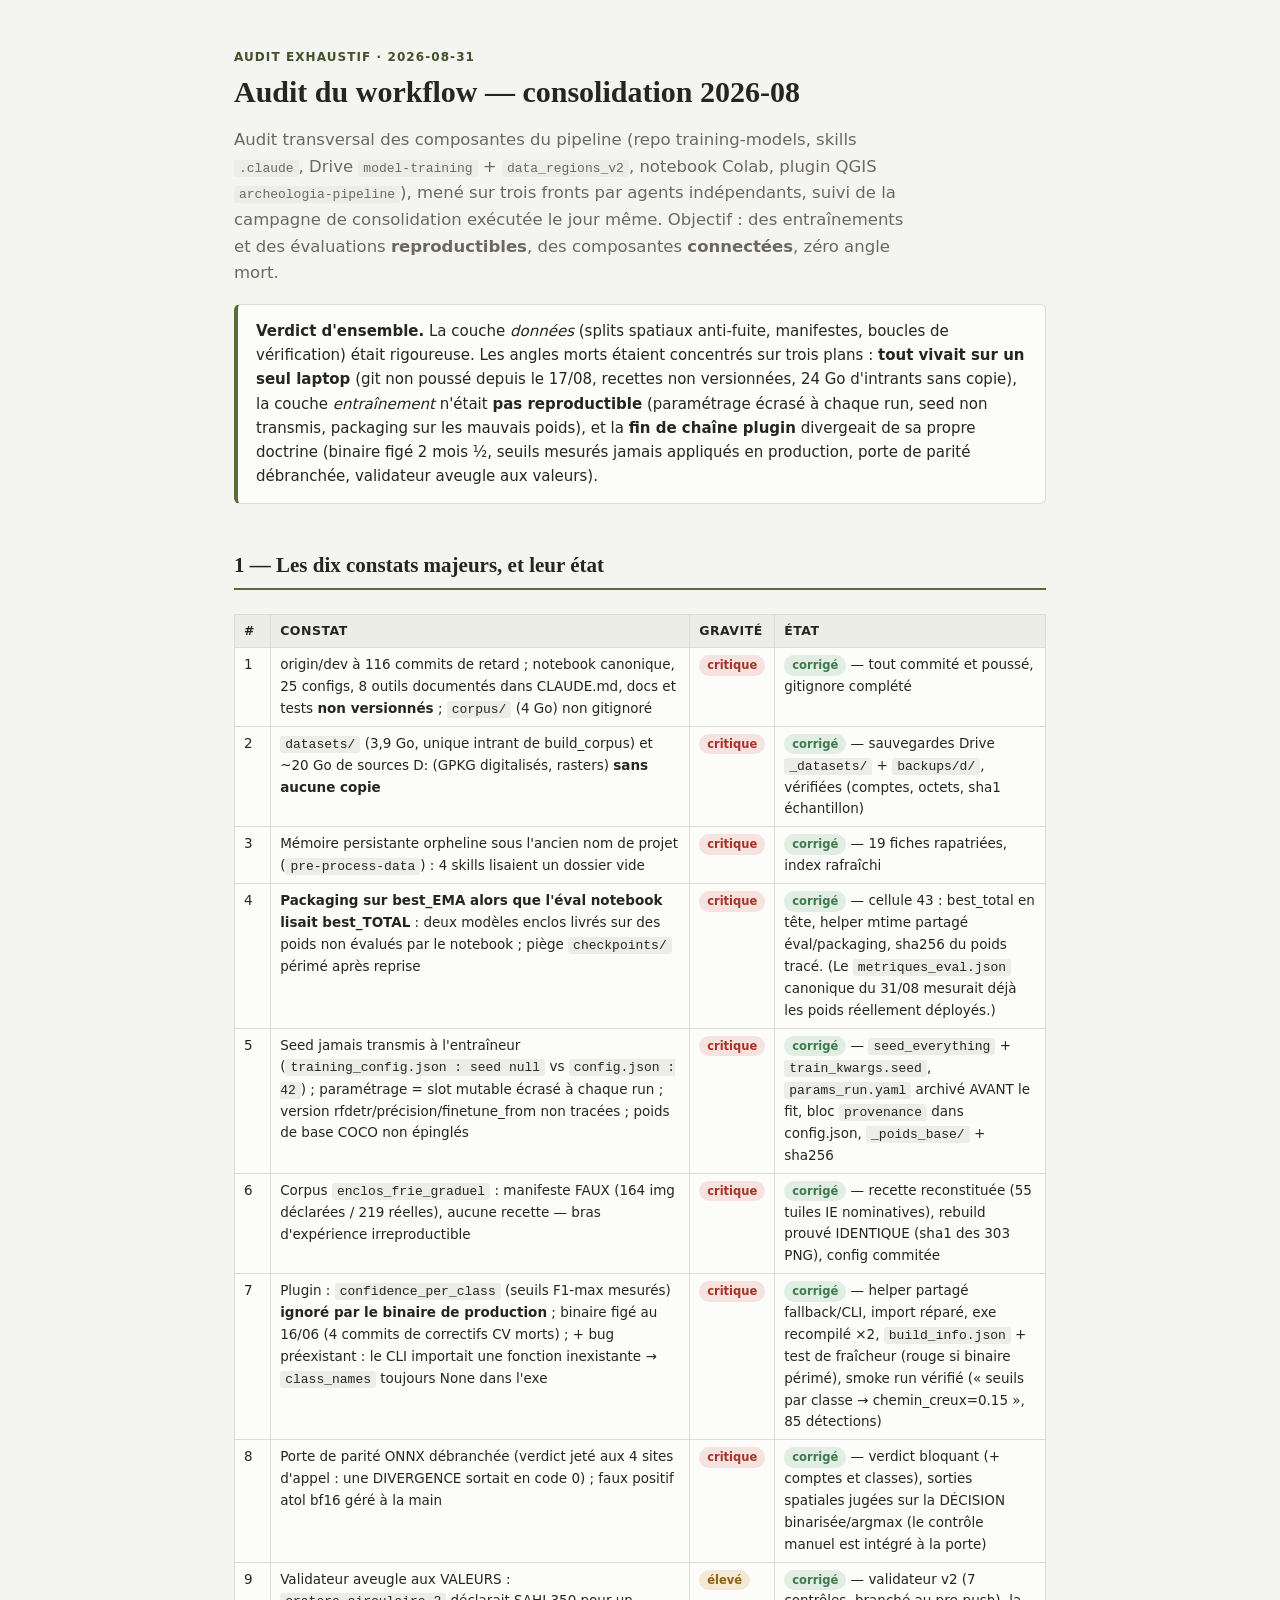
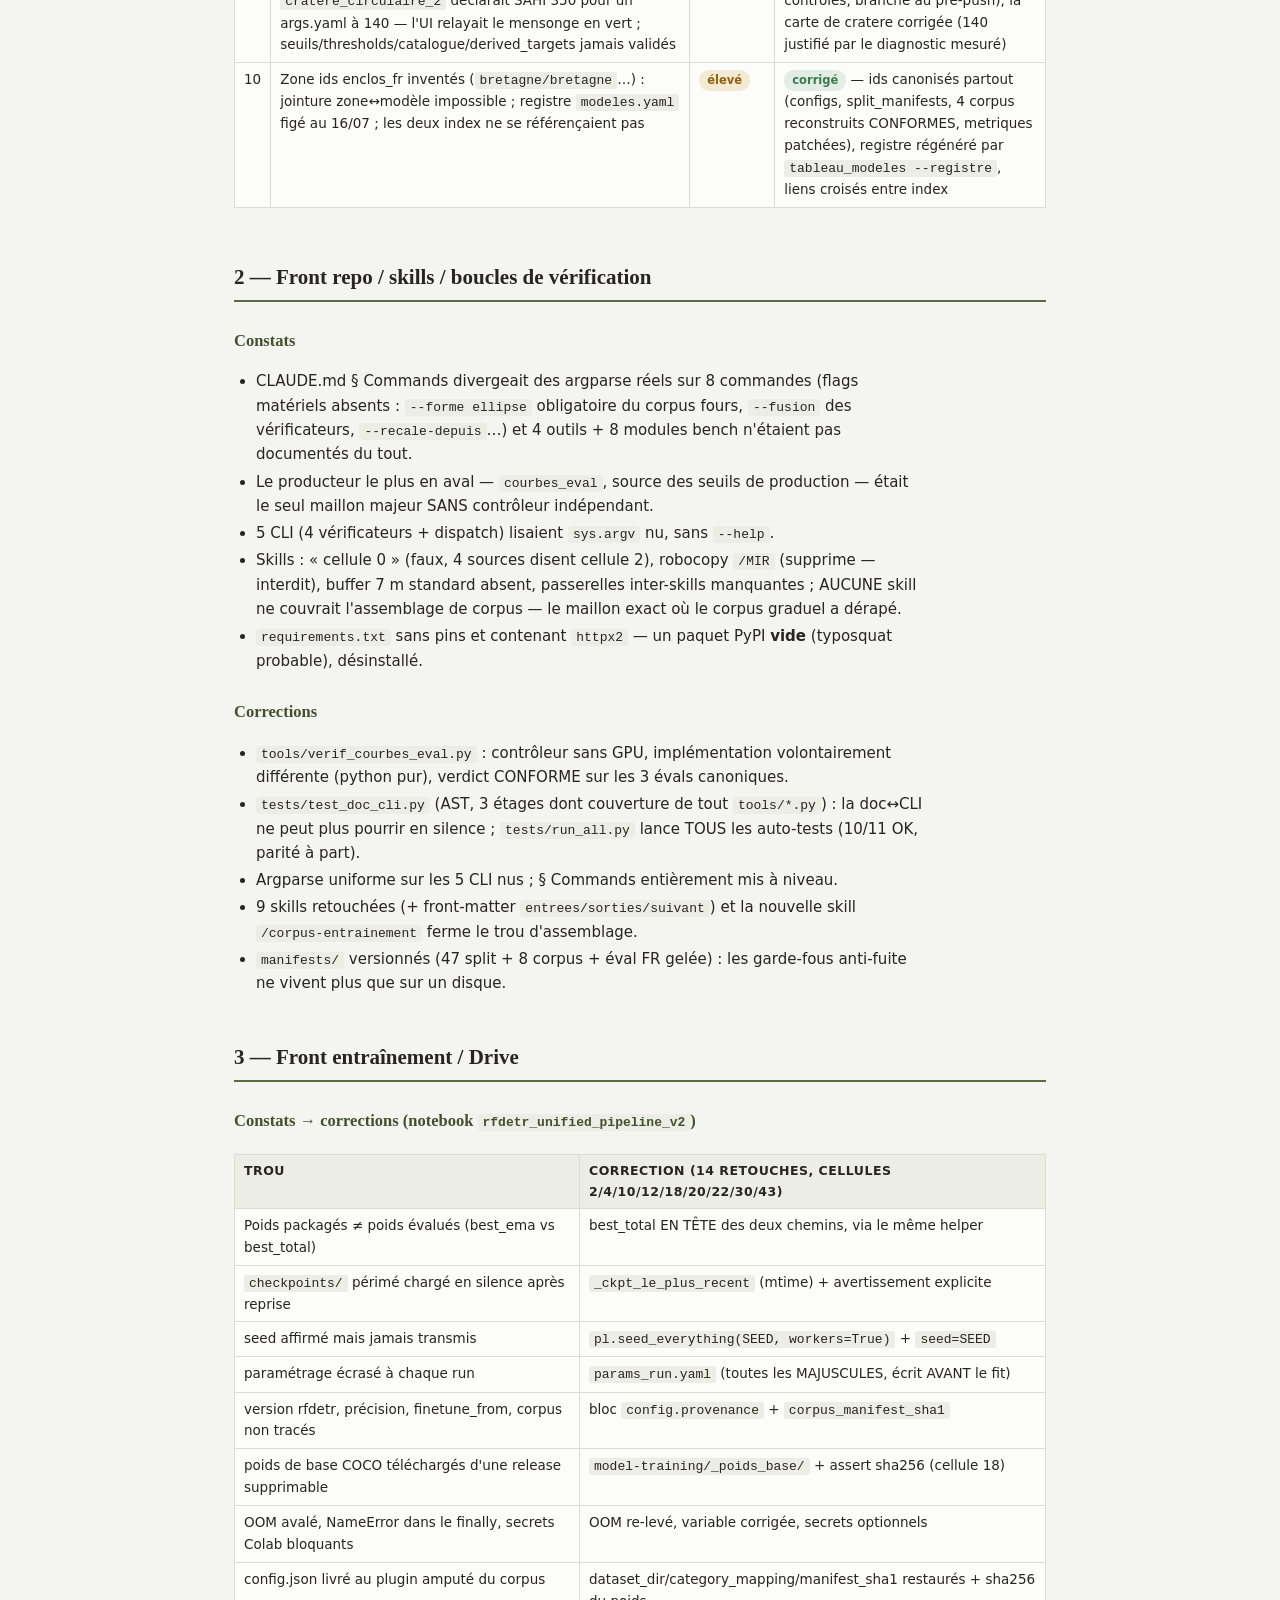
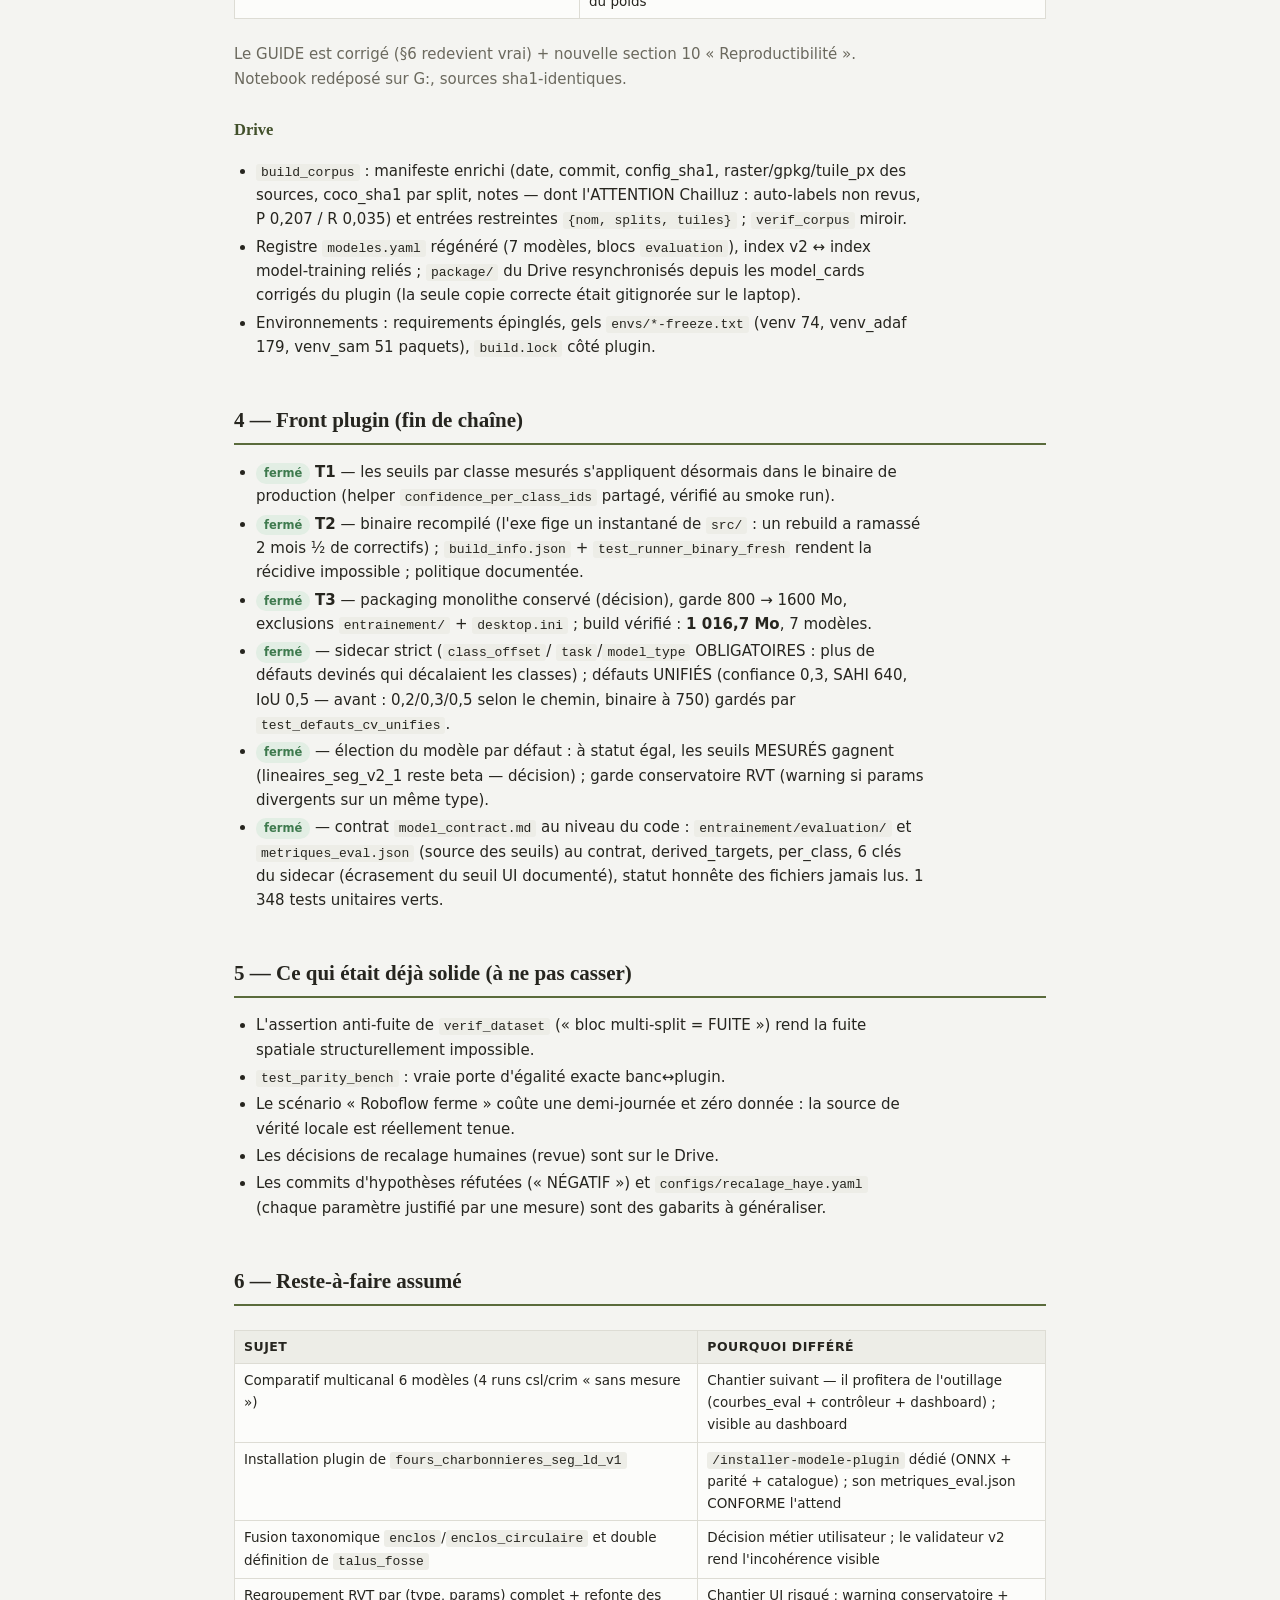
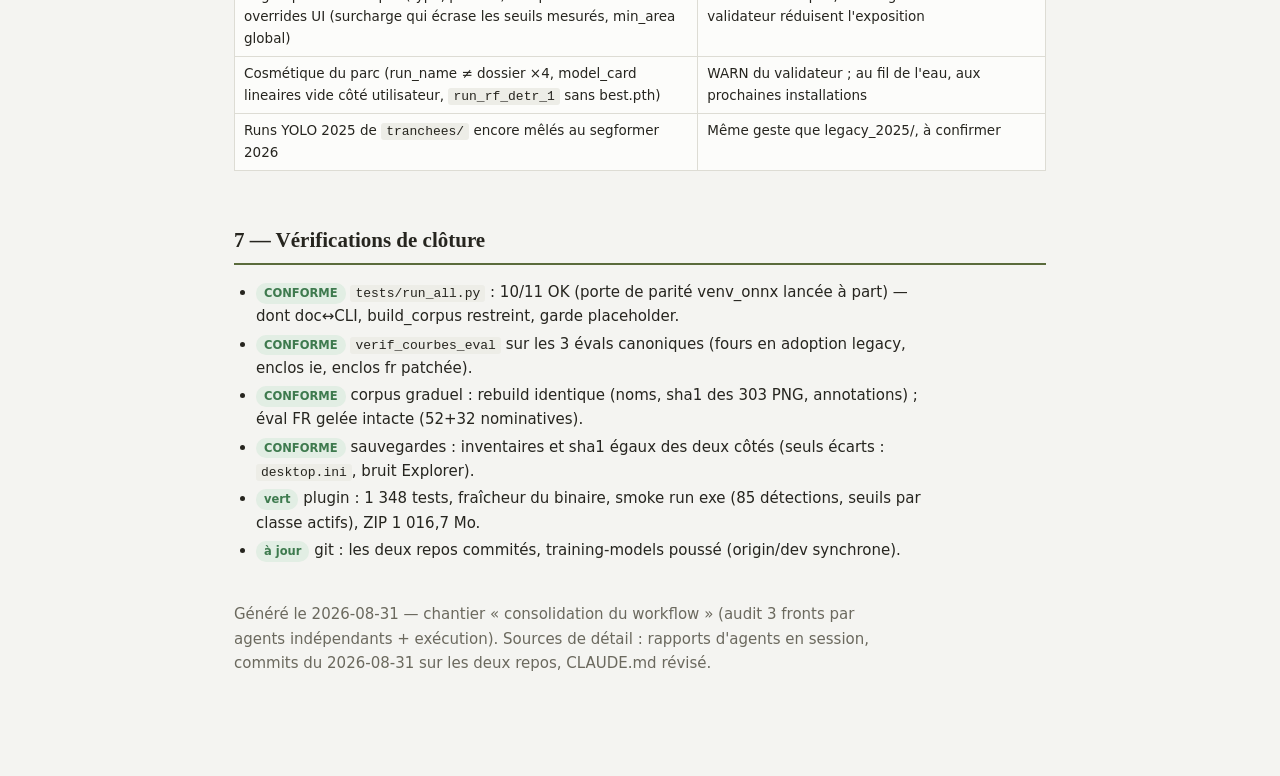
<file: docs/audit_workflow_2026-08.html>
<!DOCTYPE html>
<html lang="fr">
<head>
<meta charset="utf-8">
<meta name="viewport" content="width=device-width, initial-scale=1">
<title>Audit du workflow — consolidation 2026-08</title>
<style>
  :root {
    --bg: #F4F4F1; --panel: #FCFCFA; --panel2: #EDEDE7;
    --ink: #26251F; --muted: #6B695E;
    --accent: #5A6B3C; --accent-ink: #42502B; --line: #DDDCD4;
    --crit-bg: #F6E3E0; --crit-ink: #A83226;
    --warn-bg: #F4EAD3; --warn-ink: #8F6212;
    --ok-bg: #E2EEE4; --ok-ink: #3E7A4E;
    --info-bg: #E4EAF0; --info-ink: #3E5E7A;
  }
  @media (prefers-color-scheme: dark) {
    :root:not([data-theme="light"]) {
      --bg: #1E2019; --panel: #262922; --panel2: #2E312A;
      --ink: #E8E6DD; --muted: #A5A395;
      --accent: #9DB16E; --accent-ink: #B5C68C; --line: #3A3D33;
      --crit-bg: #43231F; --crit-ink: #E89A8C;
      --warn-bg: #423414; --warn-ink: #DBB562;
      --ok-bg: #24382A; --ok-ink: #8FC79D;
      --info-bg: #23313E; --info-ink: #8FB3D4;
    }
  }
  :root[data-theme="dark"] {
    --bg: #1E2019; --panel: #262922; --panel2: #2E312A;
    --ink: #E8E6DD; --muted: #A5A395;
    --accent: #9DB16E; --accent-ink: #B5C68C; --line: #3A3D33;
    --crit-bg: #43231F; --crit-ink: #E89A8C;
    --warn-bg: #423414; --warn-ink: #DBB562;
    --ok-bg: #24382A; --ok-ink: #8FC79D;
    --info-bg: #23313E; --info-ink: #8FB3D4;
  }
  * { box-sizing: border-box; }
  body { margin: 0; background: var(--bg); color: var(--ink);
         font: 15px/1.62 "Segoe UI", system-ui, sans-serif; }
  .wrap { max-width: 860px; margin: 0 auto; padding: 44px 24px 90px; }
  h1, h2, h3 { font-family: Georgia, "Times New Roman", serif; text-wrap: balance; }
  h1 { font-size: 30px; line-height: 1.2; margin: 6px 0 8px; }
  h2 { font-size: 21px; margin: 44px 0 10px; border-bottom: 2px solid var(--accent);
       padding-bottom: 6px; }
  h3 { font-size: 16.5px; margin: 26px 0 6px; color: var(--accent-ink); }
  p, li { max-width: 70ch; }
  .lede { font-size: 16.5px; max-width: 64ch; color: var(--muted); }
  code, .mono { font-family: Consolas, "Cascadia Mono", monospace; font-size: 13px; }
  code { background: var(--panel2); padding: 1px 5px; border-radius: 3px; }
  .eyebrow { text-transform: uppercase; letter-spacing: 0.09em; font-size: 12px;
             color: var(--accent-ink); font-weight: 600; }
  table { border-collapse: collapse; width: 100%; margin: 14px 0 8px; font-size: 13.5px; }
  th, td { border: 1px solid var(--line); padding: 6px 9px; text-align: left;
           vertical-align: top; }
  th { background: var(--panel2); font-size: 12.5px; text-transform: uppercase;
       letter-spacing: 0.04em; }
  td { background: var(--panel); }
  .scroll { overflow-x: auto; }
  .chip { display: inline-block; padding: 1px 8px; border-radius: 10px;
          font-size: 11.5px; font-weight: 600; white-space: nowrap; }
  .crit { background: var(--crit-bg); color: var(--crit-ink); }
  .warn { background: var(--warn-bg); color: var(--warn-ink); }
  .ok   { background: var(--ok-bg);  color: var(--ok-ink); }
  .info { background: var(--info-bg); color: var(--info-ink); }
  .panel { background: var(--panel); border: 1px solid var(--line); border-radius: 6px;
           padding: 14px 18px; margin: 16px 0; }
  .panel.verdict { border-left: 4px solid var(--accent); }
  ul { padding-left: 22px; } li { margin: 3px 0; }
  .muted { color: var(--muted); }
  a { color: var(--accent-ink); }
</style>
</head>
<body>
<div class="wrap">

<span class="eyebrow">Audit exhaustif · 2026-08-31</span>
<h1>Audit du workflow — consolidation 2026-08</h1>
<p class="lede">Audit transversal des composantes du pipeline (repo training-models,
skills <code>.claude</code>, Drive <code>model-training</code> + <code>data_regions_v2</code>,
notebook Colab, plugin QGIS <code>archeologia-pipeline</code>), mené sur trois fronts
par agents indépendants, suivi de la campagne de consolidation exécutée le jour même.
Objectif : des entraînements et des évaluations <strong>reproductibles</strong>, des
composantes <strong>connectées</strong>, zéro angle mort.</p>

<div class="panel verdict">
<strong>Verdict d'ensemble.</strong> La couche <em>données</em> (splits spatiaux
anti-fuite, manifestes, boucles de vérification) était rigoureuse. Les angles morts
étaient concentrés sur trois plans : <strong>tout vivait sur un seul laptop</strong>
(git non poussé depuis le 17/08, recettes non versionnées, 24 Go d'intrants sans
copie), la couche <em>entraînement</em> n'était <strong>pas reproductible</strong>
(paramétrage écrasé à chaque run, seed non transmis, packaging sur les mauvais
poids), et la <strong>fin de chaîne plugin</strong> divergeait de sa propre doctrine
(binaire figé 2 mois ½, seuils mesurés jamais appliqués en production, porte de
parité débranchée, validateur aveugle aux valeurs).</div>

<h2>1 — Les dix constats majeurs, et leur état</h2>
<div class="scroll"><table>
<tr><th>#</th><th>Constat</th><th>Gravité</th><th>État</th></tr>
<tr><td>1</td><td>origin/dev à 116 commits de retard ; notebook canonique, 25 configs,
8 outils documentés dans CLAUDE.md, docs et tests <strong>non versionnés</strong> ;
<code>corpus/</code> (4 Go) non gitignoré</td>
<td><span class="chip crit">critique</span></td>
<td><span class="chip ok">corrigé</span> — tout commité et poussé, gitignore complété</td></tr>
<tr><td>2</td><td><code>datasets/</code> (3,9 Go, unique intrant de build_corpus) et
~20 Go de sources D: (GPKG digitalisés, rasters) <strong>sans aucune copie</strong></td>
<td><span class="chip crit">critique</span></td>
<td><span class="chip ok">corrigé</span> — sauvegardes Drive <code>_datasets/</code> +
<code>backups/d/</code>, vérifiées (comptes, octets, sha1 échantillon)</td></tr>
<tr><td>3</td><td>Mémoire persistante orpheline sous l'ancien nom de projet
(<code>pre-process-data</code>) : 4 skills lisaient un dossier vide</td>
<td><span class="chip crit">critique</span></td>
<td><span class="chip ok">corrigé</span> — 19 fiches rapatriées, index rafraîchi</td></tr>
<tr><td>4</td><td><strong>Packaging sur best_EMA alors que l'éval notebook lisait
best_TOTAL</strong> : deux modèles enclos livrés sur des poids non évalués par le
notebook ; piège <code>checkpoints/</code> périmé après reprise</td>
<td><span class="chip crit">critique</span></td>
<td><span class="chip ok">corrigé</span> — cellule 43 : best_total en tête, helper
mtime partagé éval/packaging, sha256 du poids tracé. (Le
<code>metriques_eval.json</code> canonique du 31/08 mesurait déjà les poids
réellement déployés.)</td></tr>
<tr><td>5</td><td>Seed jamais transmis à l'entraîneur (<code>training_config.json :
seed null</code> vs <code>config.json : 42</code>) ; paramétrage = slot mutable
écrasé à chaque run ; version rfdetr/précision/finetune_from non tracées ; poids de
base COCO non épinglés</td>
<td><span class="chip crit">critique</span></td>
<td><span class="chip ok">corrigé</span> — <code>seed_everything</code> +
<code>train_kwargs.seed</code>, <code>params_run.yaml</code> archivé AVANT le fit,
bloc <code>provenance</code> dans config.json, <code>_poids_base/</code> + sha256</td></tr>
<tr><td>6</td><td>Corpus <code>enclos_frie_graduel</code> : manifeste FAUX (164 img
déclarées / 219 réelles), aucune recette — bras d'expérience irreproductible</td>
<td><span class="chip crit">critique</span></td>
<td><span class="chip ok">corrigé</span> — recette reconstituée (55 tuiles IE
nominatives), rebuild prouvé IDENTIQUE (sha1 des 303 PNG), config commitée</td></tr>
<tr><td>7</td><td>Plugin : <code>confidence_per_class</code> (seuils F1-max mesurés)
<strong>ignoré par le binaire de production</strong> ; binaire figé au 16/06 (4
commits de correctifs CV morts) ; + bug préexistant : le CLI importait une fonction
inexistante → <code>class_names</code> toujours None dans l'exe</td>
<td><span class="chip crit">critique</span></td>
<td><span class="chip ok">corrigé</span> — helper partagé fallback/CLI, import
réparé, exe recompilé ×2, <code>build_info.json</code> + test de fraîcheur
(rouge si binaire périmé), smoke run vérifié (« seuils par classe →
chemin_creux=0.15 », 85 détections)</td></tr>
<tr><td>8</td><td>Porte de parité ONNX débranchée (verdict jeté aux 4 sites d'appel :
une DIVERGENCE sortait en code 0) ; faux positif atol bf16 géré à la main</td>
<td><span class="chip crit">critique</span></td>
<td><span class="chip ok">corrigé</span> — verdict bloquant (+ comptes et classes),
sorties spatiales jugées sur la DÉCISION binarisée/argmax (le contrôle manuel est
intégré à la porte)</td></tr>
<tr><td>9</td><td>Validateur aveugle aux VALEURS : <code>cratere_circulaire_2</code>
déclarait SAHI 350 pour un args.yaml à 140 — l'UI relayait le mensonge en vert ;
seuils/thresholds/catalogue/derived_targets jamais validés</td>
<td><span class="chip warn">élevé</span></td>
<td><span class="chip ok">corrigé</span> — validateur v2 (7 contrôles, branché au
pre-push), la carte de cratere corrigée (140 justifié par le diagnostic mesuré)</td></tr>
<tr><td>10</td><td>Zone ids enclos_fr inventés (<code>bretagne/bretagne</code>…) :
jointure zone↔modèle impossible ; registre <code>modeles.yaml</code> figé au 16/07 ;
les deux index ne se référençaient pas</td>
<td><span class="chip warn">élevé</span></td>
<td><span class="chip ok">corrigé</span> — ids canonisés partout (configs,
split_manifests, 4 corpus reconstruits CONFORMES, metriques patchées), registre
régénéré par <code>tableau_modeles --registre</code>, liens croisés entre index</td></tr>
</table></div>

<h2>2 — Front repo / skills / boucles de vérification</h2>
<h3>Constats</h3>
<ul>
<li>CLAUDE.md § Commands divergeait des argparse réels sur 8 commandes (flags
matériels absents : <code>--forme ellipse</code> obligatoire du corpus fours,
<code>--fusion</code> des vérificateurs, <code>--recale-depuis</code>…) et 4 outils +
8 modules bench n'étaient pas documentés du tout.</li>
<li>Le producteur le plus en aval — <code>courbes_eval</code>, source des seuils de
production — était le seul maillon majeur SANS contrôleur indépendant.</li>
<li>5 CLI (4 vérificateurs + dispatch) lisaient <code>sys.argv</code> nu, sans
<code>--help</code>.</li>
<li>Skills : « cellule 0 » (faux, 4 sources disent cellule 2), robocopy
<code>/MIR</code> (supprime — interdit), buffer 7 m standard absent, passerelles
inter-skills manquantes ; AUCUNE skill ne couvrait l'assemblage de corpus — le
maillon exact où le corpus graduel a dérapé.</li>
<li><code>requirements.txt</code> sans pins et contenant <code>httpx2</code> — un
paquet PyPI <strong>vide</strong> (typosquat probable), désinstallé.</li>
</ul>
<h3>Corrections</h3>
<ul>
<li><code>tools/verif_courbes_eval.py</code> : contrôleur sans GPU, implémentation
volontairement différente (python pur), verdict CONFORME sur les 3 évals canoniques.</li>
<li><code>tests/test_doc_cli.py</code> (AST, 3 étages dont couverture de tout
<code>tools/*.py</code>) : la doc↔CLI ne peut plus pourrir en silence ;
<code>tests/run_all.py</code> lance TOUS les auto-tests (10/11 OK, parité à part).</li>
<li>Argparse uniforme sur les 5 CLI nus ; § Commands entièrement mis à niveau.</li>
<li>9 skills retouchées (+ front-matter <code>entrees/sorties/suivant</code>) et la
nouvelle skill <code>/corpus-entrainement</code> ferme le trou d'assemblage.</li>
<li><code>manifests/</code> versionnés (47 split + 8 corpus + éval FR gelée) : les
garde-fous anti-fuite ne vivent plus que sur un disque.</li>
</ul>

<h2>3 — Front entraînement / Drive</h2>
<h3>Constats → corrections (notebook <code>rfdetr_unified_pipeline_v2</code>)</h3>
<div class="scroll"><table>
<tr><th>Trou</th><th>Correction (14 retouches, cellules 2/4/10/12/18/20/22/30/43)</th></tr>
<tr><td>Poids packagés ≠ poids évalués (best_ema vs best_total)</td>
<td>best_total EN TÊTE des deux chemins, via le même helper</td></tr>
<tr><td><code>checkpoints/</code> périmé chargé en silence après reprise</td>
<td><code>_ckpt_le_plus_recent</code> (mtime) + avertissement explicite</td></tr>
<tr><td>seed affirmé mais jamais transmis</td>
<td><code>pl.seed_everything(SEED, workers=True)</code> + <code>seed=SEED</code></td></tr>
<tr><td>paramétrage écrasé à chaque run</td>
<td><code>params_run.yaml</code> (toutes les MAJUSCULES, écrit AVANT le fit)</td></tr>
<tr><td>version rfdetr, précision, finetune_from, corpus non tracés</td>
<td>bloc <code>config.provenance</code> + <code>corpus_manifest_sha1</code></td></tr>
<tr><td>poids de base COCO téléchargés d'une release supprimable</td>
<td><code>model-training/_poids_base/</code> + assert sha256 (cellule 18)</td></tr>
<tr><td>OOM avalé, NameError dans le finally, secrets Colab bloquants</td>
<td>OOM re-levé, variable corrigée, secrets optionnels</td></tr>
<tr><td>config.json livré au plugin amputé du corpus</td>
<td>dataset_dir/category_mapping/manifest_sha1 restaurés + sha256 du poids</td></tr>
</table></div>
<p class="muted">Le GUIDE est corrigé (§6 redevient vrai) + nouvelle section 10
« Reproductibilité ». Notebook redéposé sur G:, sources sha1-identiques.</p>
<h3>Drive</h3>
<ul>
<li><code>build_corpus</code> : manifeste enrichi (date, commit, config_sha1,
raster/gpkg/tuile_px des sources, coco_sha1 par split, notes — dont l'ATTENTION
Chailluz : auto-labels non revus, P 0,207 / R 0,035) et entrées restreintes
<code>{nom, splits, tuiles}</code> ; <code>verif_corpus</code> miroir.</li>
<li>Registre <code>modeles.yaml</code> régénéré (7 modèles, blocs
<code>evaluation</code>), index v2 ↔ index model-training reliés ;
<code>package/</code> du Drive resynchronisés depuis les model_cards corrigés du
plugin (la seule copie correcte était gitignorée sur le laptop).</li>
<li>Environnements : requirements épinglés, gels <code>envs/*-freeze.txt</code>
(venv 74, venv_adaf 179, venv_sam 51 paquets), <code>build.lock</code> côté plugin.</li>
</ul>

<h2>4 — Front plugin (fin de chaîne)</h2>
<ul>
<li><span class="chip ok">fermé</span> <strong>T1</strong> — les seuils par classe
mesurés s'appliquent désormais dans le binaire de production (helper
<code>confidence_per_class_ids</code> partagé, vérifié au smoke run).</li>
<li><span class="chip ok">fermé</span> <strong>T2</strong> — binaire recompilé
(l'exe fige un instantané de <code>src/</code> : un rebuild a ramassé 2 mois ½ de
correctifs) ; <code>build_info.json</code> + <code>test_runner_binary_fresh</code>
rendent la récidive impossible ; politique documentée.</li>
<li><span class="chip ok">fermé</span> <strong>T3</strong> — packaging monolithe
conservé (décision), garde 800 → 1600 Mo, exclusions <code>entrainement/</code> +
<code>desktop.ini</code> ; build vérifié : <strong>1 016,7 Mo</strong>, 7 modèles.</li>
<li><span class="chip ok">fermé</span> — sidecar strict (<code>class_offset</code>/
<code>task</code>/<code>model_type</code> OBLIGATOIRES : plus de défauts devinés qui
décalaient les classes) ; défauts UNIFIÉS (confiance 0,3, SAHI 640, IoU 0,5 — avant :
0,2/0,3/0,5 selon le chemin, binaire à 750) gardés par
<code>test_defauts_cv_unifies</code>.</li>
<li><span class="chip ok">fermé</span> — élection du modèle par défaut : à statut
égal, les seuils MESURÉS gagnent (lineaires_seg_v2_1 reste beta — décision) ;
garde conservatoire RVT (warning si params divergents sur un même type).</li>
<li><span class="chip ok">fermé</span> — contrat <code>model_contract.md</code> au
niveau du code : <code>entrainement/evaluation/</code> et
<code>metriques_eval.json</code> (source des seuils) au contrat, derived_targets,
per_class, 6 clés du sidecar (écrasement du seuil UI documenté), statut honnête des
fichiers jamais lus. 1 348 tests unitaires verts.</li>
</ul>

<h2>5 — Ce qui était déjà solide (à ne pas casser)</h2>
<ul>
<li>L'assertion anti-fuite de <code>verif_dataset</code> (« bloc multi-split =
FUITE ») rend la fuite spatiale structurellement impossible.</li>
<li><code>test_parity_bench</code> : vraie porte d'égalité exacte banc↔plugin.</li>
<li>Le scénario « Roboflow ferme » coûte une demi-journée et zéro donnée : la
source de vérité locale est réellement tenue.</li>
<li>Les décisions de recalage humaines (revue) sont sur le Drive.</li>
<li>Les commits d'hypothèses réfutées (« NÉGATIF ») et
<code>configs/recalage_haye.yaml</code> (chaque paramètre justifié par une mesure)
sont des gabarits à généraliser.</li>
</ul>

<h2>6 — Reste-à-faire assumé</h2>
<div class="scroll"><table>
<tr><th>Sujet</th><th>Pourquoi différé</th></tr>
<tr><td>Comparatif multicanal 6 modèles (4 runs csl/crim « sans mesure »)</td>
<td>Chantier suivant — il profitera de l'outillage (courbes_eval + contrôleur +
dashboard) ; visible au dashboard</td></tr>
<tr><td>Installation plugin de <code>fours_charbonnieres_seg_ld_v1</code></td>
<td><code>/installer-modele-plugin</code> dédié (ONNX + parité + catalogue) ; son
metriques_eval.json CONFORME l'attend</td></tr>
<tr><td>Fusion taxonomique <code>enclos</code>/<code>enclos_circulaire</code> et
double définition de <code>talus_fosse</code></td>
<td>Décision métier utilisateur ; le validateur v2 rend l'incohérence visible</td></tr>
<tr><td>Regroupement RVT par (type, params) complet + refonte des overrides UI
(surcharge qui écrase les seuils mesurés, min_area global)</td>
<td>Chantier UI risqué ; warning conservatoire + validateur réduisent l'exposition</td></tr>
<tr><td>Cosmétique du parc (run_name ≠ dossier ×4, model_card lineaires vide côté
utilisateur, <code>run_rf_detr_1</code> sans best.pth)</td>
<td>WARN du validateur ; au fil de l'eau, aux prochaines installations</td></tr>
<tr><td>Runs YOLO 2025 de <code>tranchees/</code> encore mêlés au segformer 2026</td>
<td>Même geste que legacy_2025/, à confirmer</td></tr>
</table></div>

<h2>7 — Vérifications de clôture</h2>
<ul>
<li><span class="chip ok">CONFORME</span> <code>tests/run_all.py</code> : 10/11 OK
(porte de parité venv_onnx lancée à part) — dont doc↔CLI, build_corpus restreint,
garde placeholder.</li>
<li><span class="chip ok">CONFORME</span> <code>verif_courbes_eval</code> sur les
3 évals canoniques (fours en adoption legacy, enclos ie, enclos fr patchée).</li>
<li><span class="chip ok">CONFORME</span> corpus graduel : rebuild identique
(noms, sha1 des 303 PNG, annotations) ; éval FR gelée intacte (52+32 nominatives).</li>
<li><span class="chip ok">CONFORME</span> sauvegardes : inventaires et sha1 égaux
des deux côtés (seuls écarts : <code>desktop.ini</code>, bruit Explorer).</li>
<li><span class="chip ok">vert</span> plugin : 1 348 tests, fraîcheur du binaire,
smoke run exe (85 détections, seuils par classe actifs), ZIP 1 016,7 Mo.</li>
<li><span class="chip ok">à jour</span> git : les deux repos commités,
training-models poussé (origin/dev synchrone).</li>
</ul>

<p class="muted" style="margin-top: 40px">Généré le 2026-08-31 — chantier
« consolidation du workflow » (audit 3 fronts par agents indépendants + exécution).
Sources de détail : rapports d'agents en session, commits du 2026-08-31 sur les deux
repos, CLAUDE.md révisé.</p>

</div>
</body>
</html>
</file>
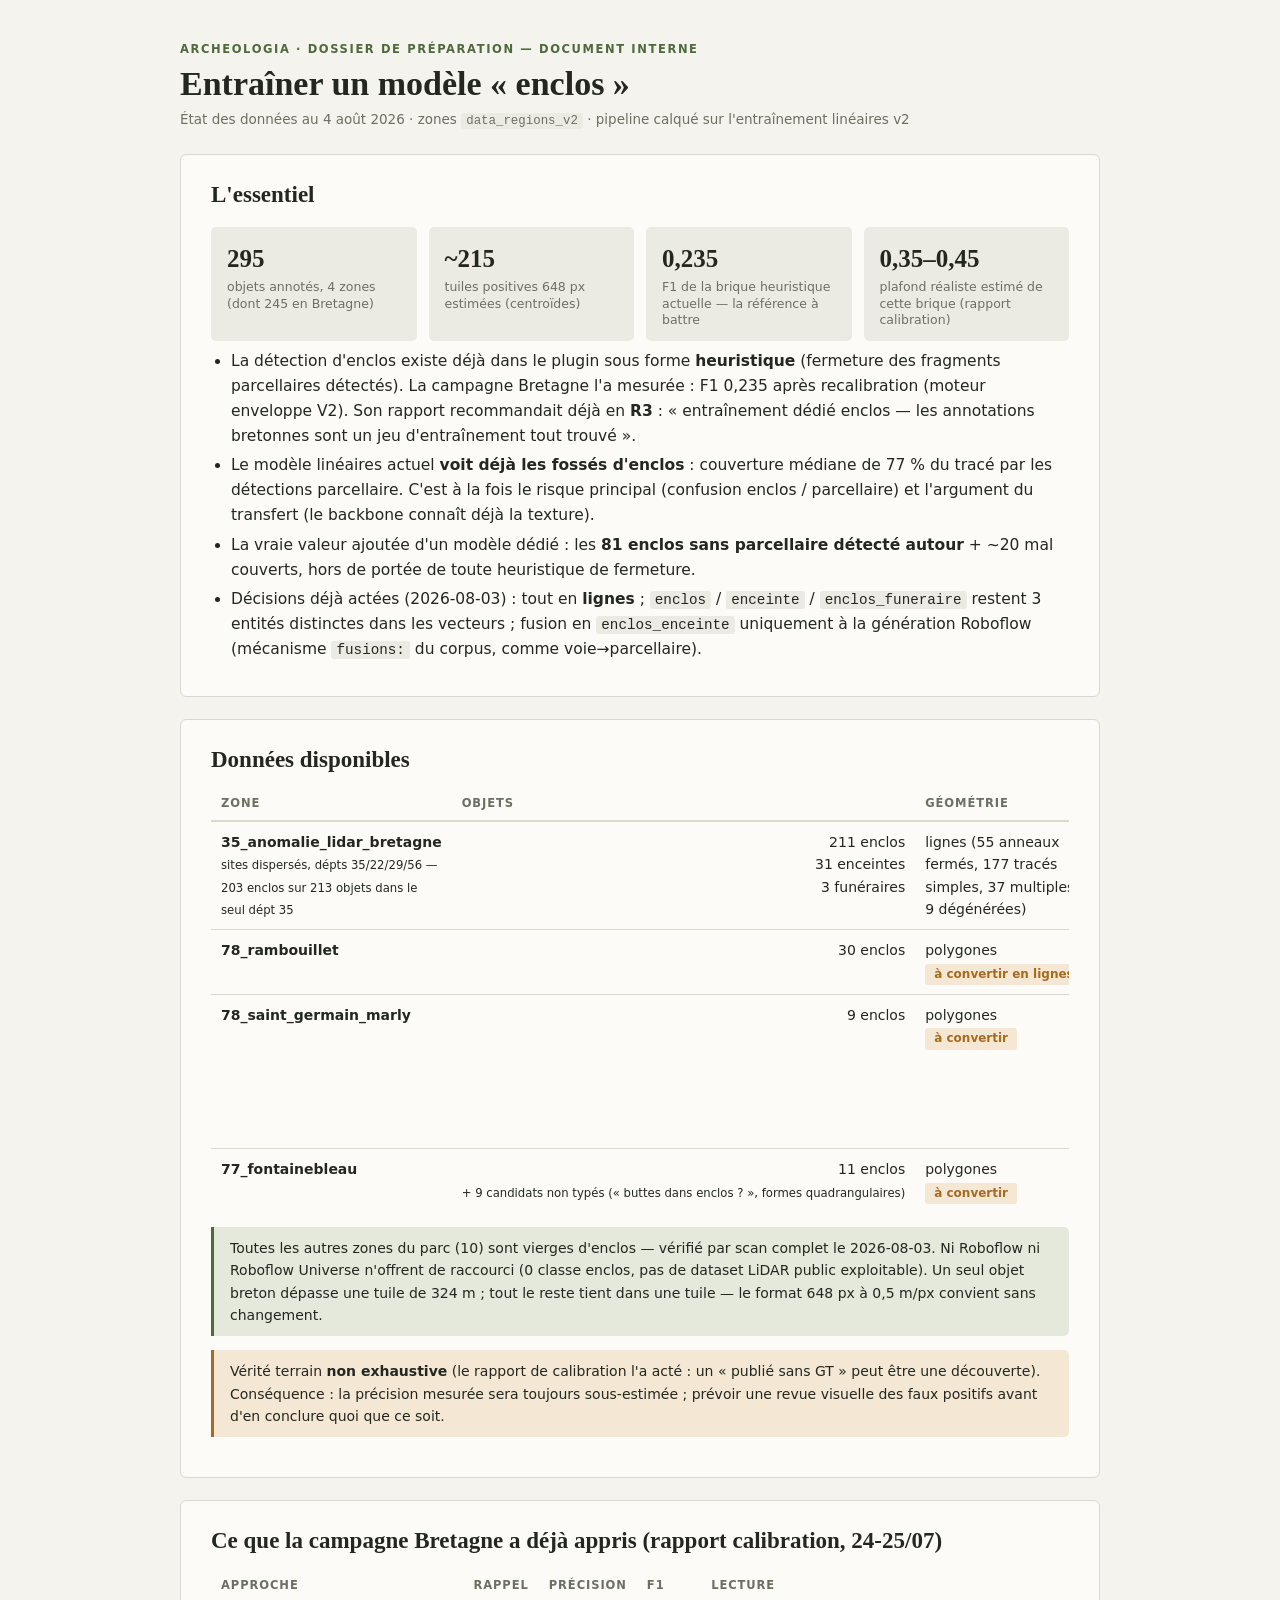
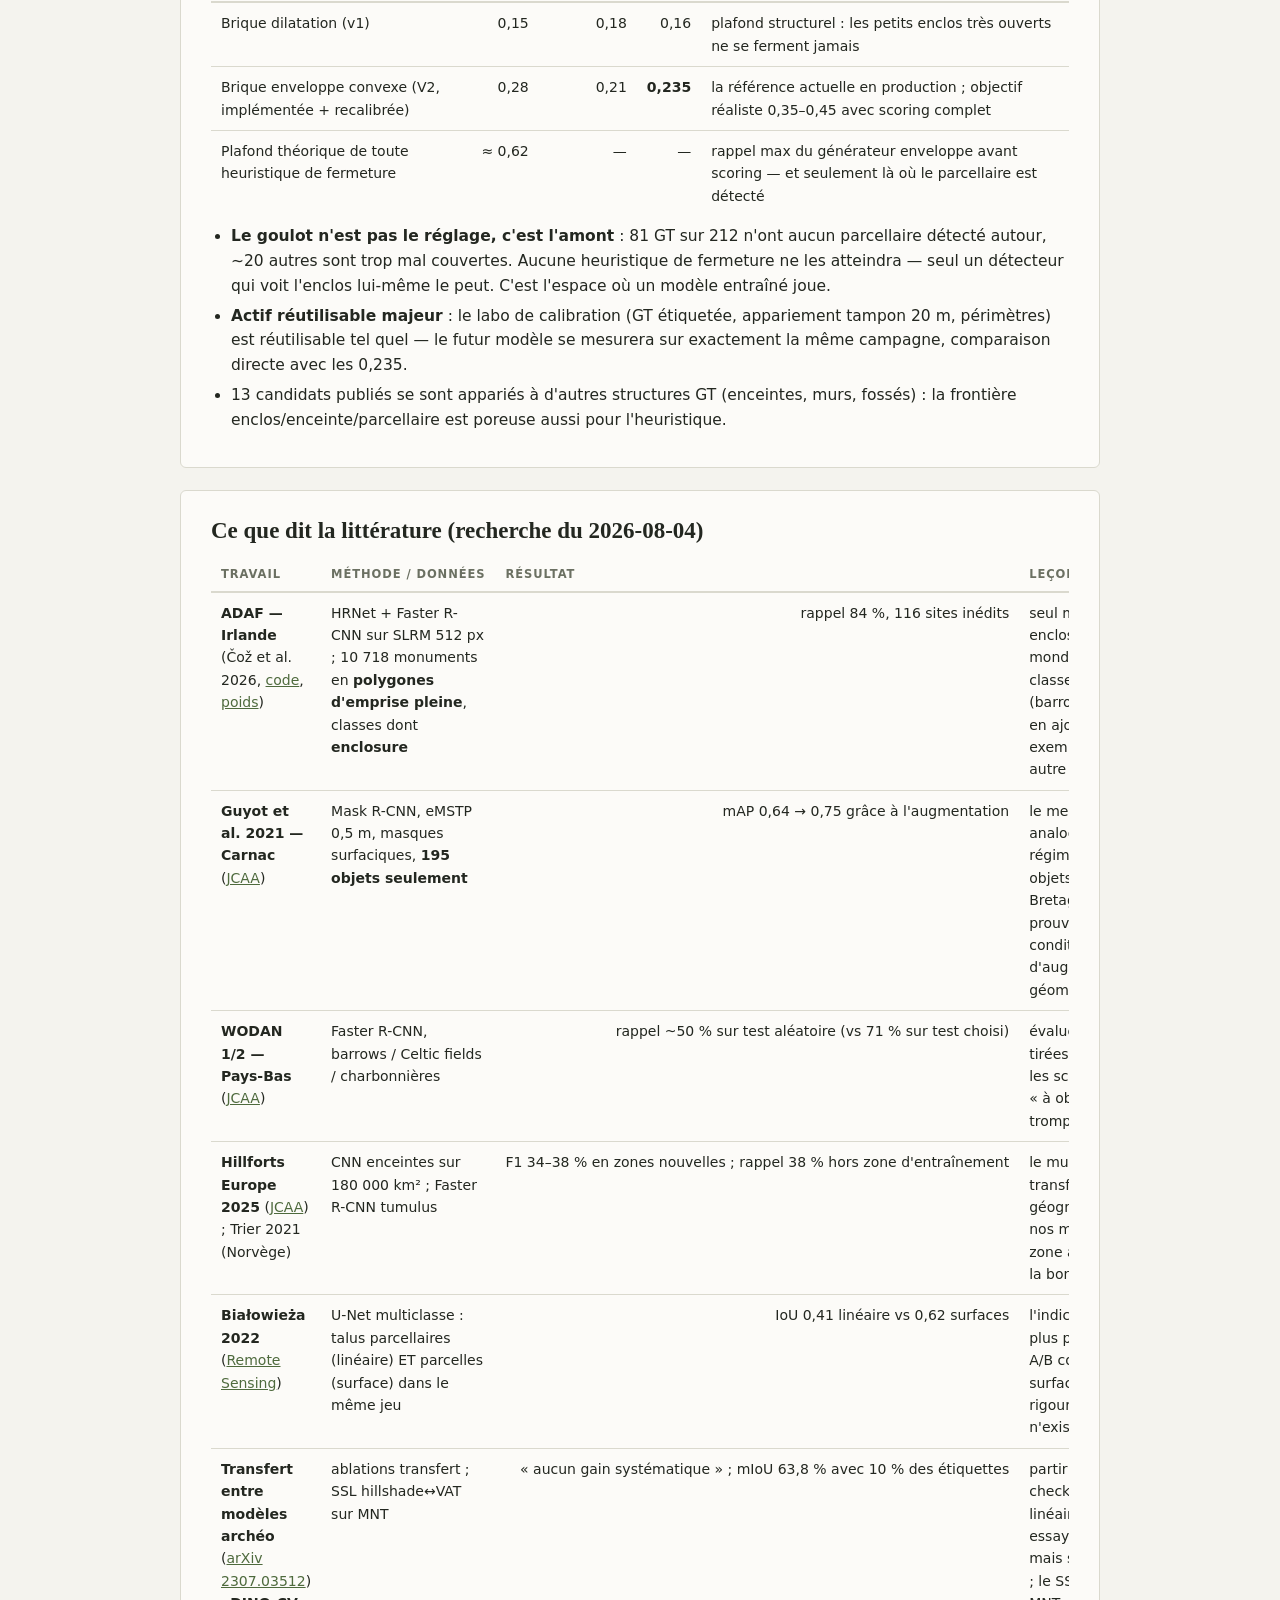
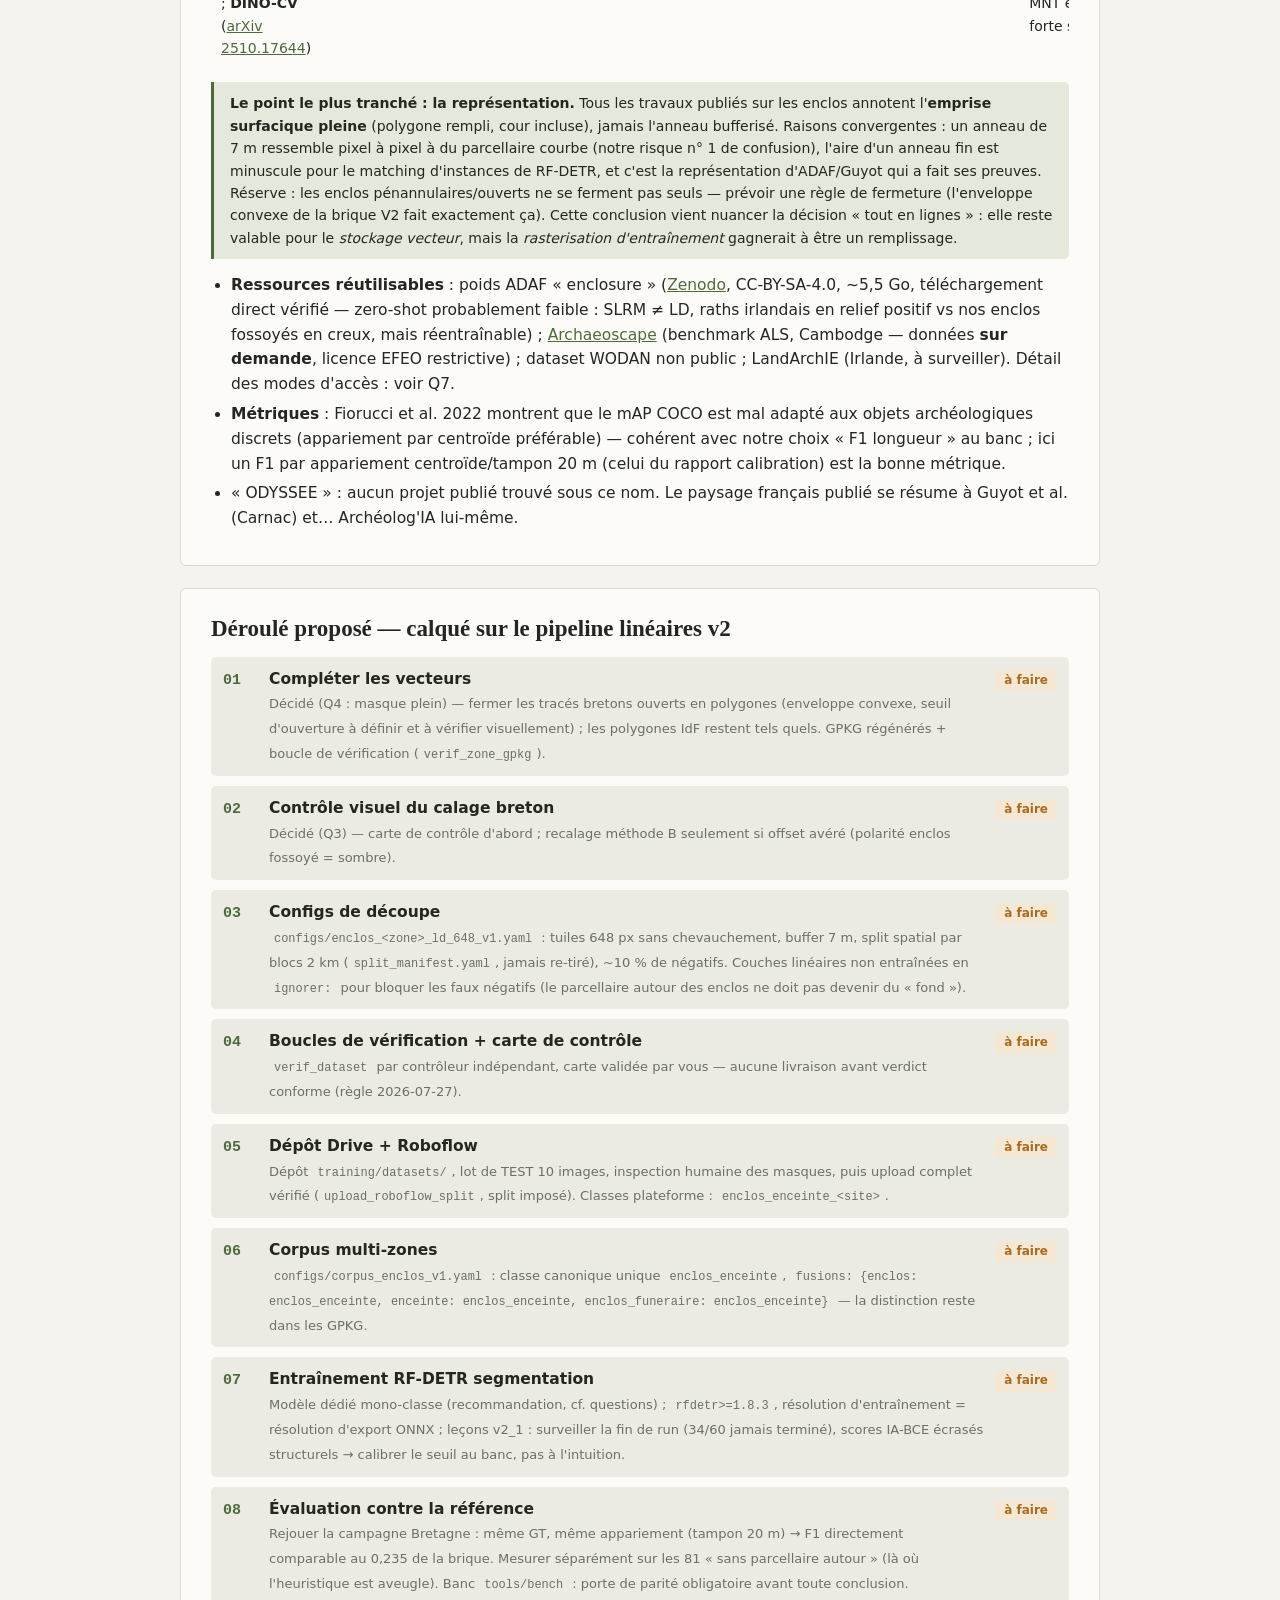
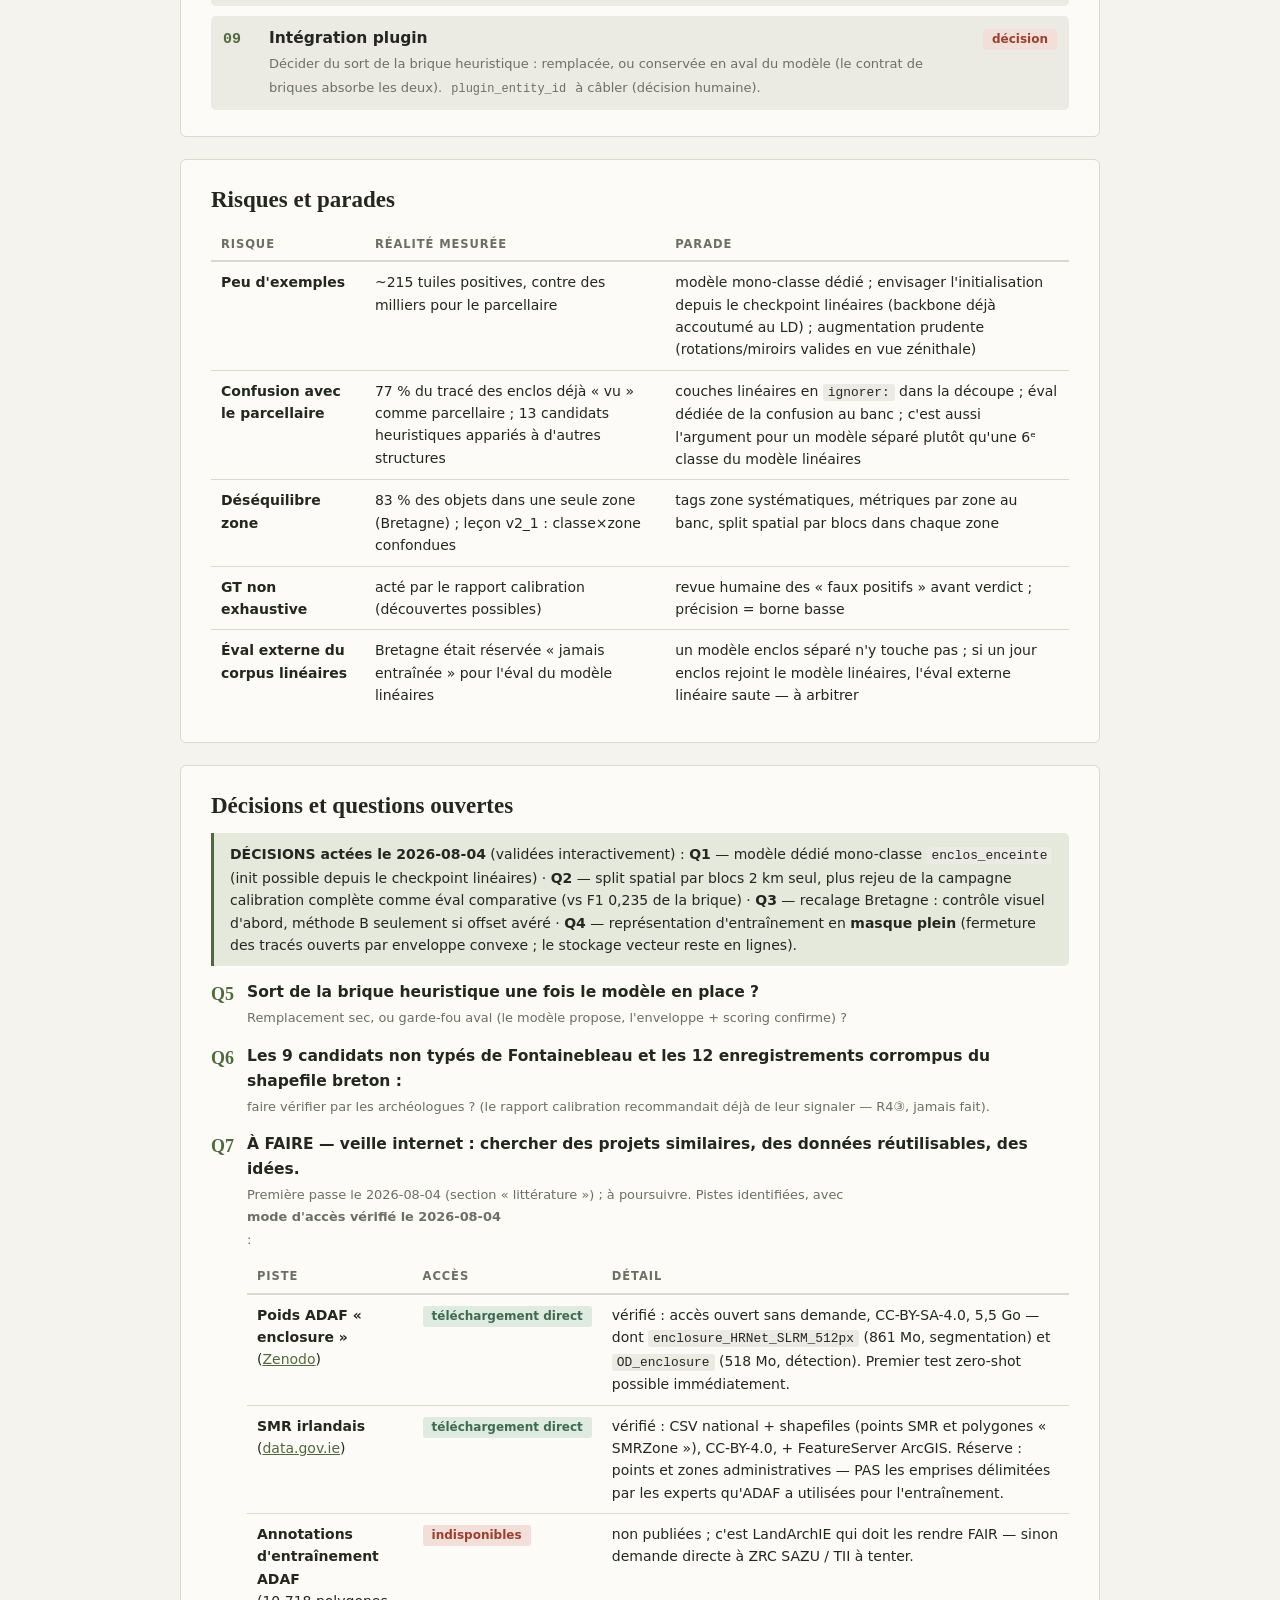
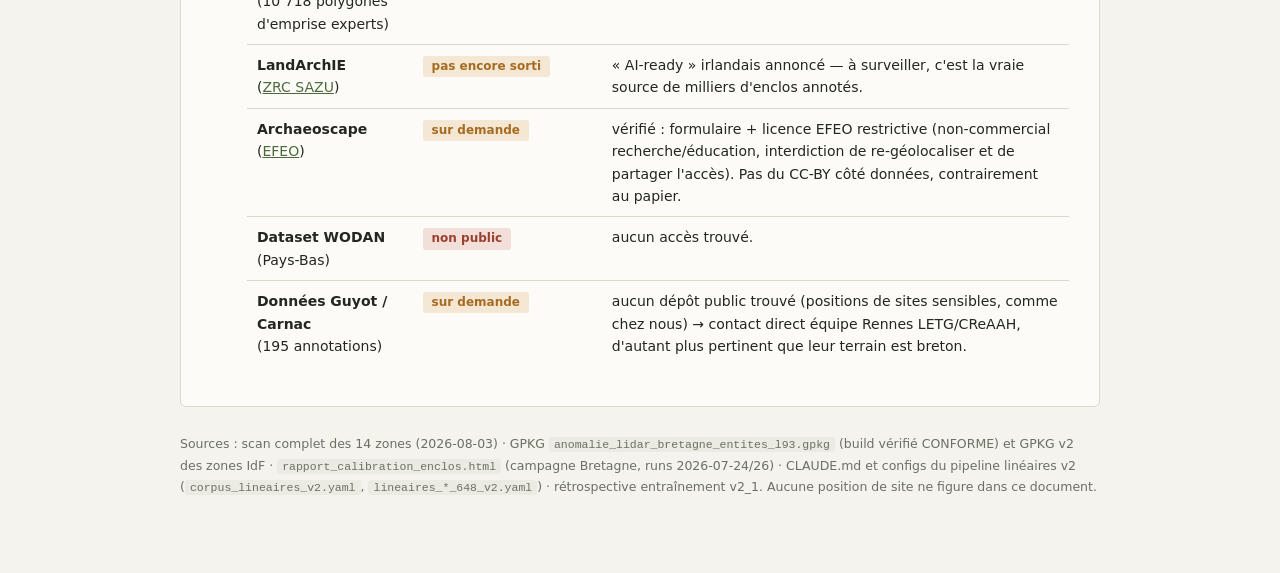
<file: docs/dossier_entrainement_enclos.html>
<!doctype html>
<html lang="fr">
<head>
<meta charset="utf-8">
<meta name="viewport" content="width=device-width, initial-scale=1">
<title>Entraînement enclos — dossier de préparation</title>
<style>
:root {
  --ground: #F4F3EE; --panel: #FCFBF8; --panel2: #ECEBE3;
  --ink: #232720; --muted: #6B7062; --line: #DAD9CE;
  --accent: #4E6A3D; --accent-soft: #E4E9DB;
  --warn: #A66A21; --warn-soft: #F4E8D4;
  --crit: #9C3F2E; --crit-soft: #F3DFD9;
  --ok: #3E6B4F; --ok-soft: #DFEAE0;
}
@media (prefers-color-scheme: dark) {
  :root {
    --ground: #191B17; --panel: #22251F; --panel2: #2B2F27;
    --ink: #E6E4DA; --muted: #9AA08E; --line: #383C32;
    --accent: #93B173; --accent-soft: #2E3826;
    --warn: #D19A55; --warn-soft: #3B3021;
    --crit: #D07B66; --crit-soft: #3D2822;
    --ok: #7FAE8E; --ok-soft: #24352A;
  }
}
:root[data-theme="dark"] {
  --ground: #191B17; --panel: #22251F; --panel2: #2B2F27;
  --ink: #E6E4DA; --muted: #9AA08E; --line: #383C32;
  --accent: #93B173; --accent-soft: #2E3826;
  --warn: #D19A55; --warn-soft: #3B3021;
  --crit: #D07B66; --crit-soft: #3D2822;
  --ok: #7FAE8E; --ok-soft: #24352A;
}
:root[data-theme="light"] {
  --ground: #F4F3EE; --panel: #FCFBF8; --panel2: #ECEBE3;
  --ink: #232720; --muted: #6B7062; --line: #DAD9CE;
  --accent: #4E6A3D; --accent-soft: #E4E9DB;
  --warn: #A66A21; --warn-soft: #F4E8D4;
  --crit: #9C3F2E; --crit-soft: #F3DFD9;
  --ok: #3E6B4F; --ok-soft: #DFEAE0;
}
body {
  background: var(--ground); color: var(--ink);
  font: 15.5px/1.6 "Segoe UI", system-ui, sans-serif;
  margin: 0; padding: 40px 20px 80px;
}
.wrap { max-width: 920px; margin: 0 auto; }
h1, h2 { font-family: Cambria, Georgia, serif; text-wrap: balance; line-height: 1.2; }
h1 { font-size: 34px; margin: 6px 0 4px; font-weight: 700; }
h2 { font-size: 23px; margin: 0 0 14px; }
.eyebrow {
  font-size: 11.5px; text-transform: uppercase; letter-spacing: 0.14em;
  color: var(--accent); font-weight: 600;
}
.date { color: var(--muted); font-size: 13.5px; }
section {
  background: var(--panel); border: 1px solid var(--line); border-radius: 6px;
  padding: 26px 30px; margin-top: 22px;
}
.kpis { display: flex; flex-wrap: wrap; gap: 12px; margin: 18px 0 4px; }
.kpi {
  flex: 1 1 150px; background: var(--panel2); border-radius: 5px; padding: 12px 16px;
}
.kpi b { display: block; font-size: 25px; font-variant-numeric: tabular-nums; font-family: Cambria, Georgia, serif; }
.kpi span { font-size: 12.5px; color: var(--muted); line-height: 1.35; display: block; }
table { border-collapse: collapse; width: 100%; font-size: 14px; }
.scroll { overflow-x: auto; }
th { text-align: left; font-size: 11.5px; text-transform: uppercase; letter-spacing: 0.08em; color: var(--muted); font-weight: 600; padding: 7px 10px; border-bottom: 2px solid var(--line); white-space: nowrap; }
td { padding: 9px 10px; border-bottom: 1px solid var(--line); vertical-align: top; }
td.num { font-variant-numeric: tabular-nums; text-align: right; white-space: nowrap; }
tr:last-child td { border-bottom: none; }
code { font-family: Consolas, monospace; font-size: 0.92em; background: var(--panel2); padding: 1px 5px; border-radius: 3px; }
.chip { display: inline-block; border-radius: 3px; padding: 1px 9px; font-size: 12px; font-weight: 600; white-space: nowrap; }
.chip.ok   { background: var(--ok-soft); color: var(--ok); }
.chip.todo { background: var(--warn-soft); color: var(--warn); }
.chip.dec  { background: var(--crit-soft); color: var(--crit); }
.chip.info { background: var(--panel2); color: var(--muted); }
.steps { list-style: none; counter-reset: s; padding: 0; margin: 0; display: grid; gap: 10px; }
.steps li { counter-increment: s; display: grid; grid-template-columns: 34px 1fr auto; gap: 12px; align-items: baseline; padding: 10px 12px; background: var(--panel2); border-radius: 5px; }
.steps li::before { content: counter(s, decimal-leading-zero); font-family: Consolas, monospace; color: var(--accent); font-weight: 700; font-size: 15px; }
.steps .t b { display: block; }
.steps .t small { color: var(--muted); font-size: 13px; }
.note { border-left: 3px solid var(--accent); background: var(--accent-soft); padding: 10px 16px; border-radius: 0 5px 5px 0; margin: 14px 0; font-size: 14px; }
.note.warn { border-color: var(--warn); background: var(--warn-soft); }
ul.tight { margin: 8px 0; padding-left: 20px; }
ul.tight li { margin: 5px 0; }
.q { display: grid; grid-template-columns: 26px 1fr; gap: 10px; margin: 14px 0; }
.q .qm { font-family: Cambria, Georgia, serif; font-weight: 700; color: var(--accent); font-size: 18px; }
.q b { display: block; }
.q small { color: var(--muted); }
.src { color: var(--muted); font-size: 12.5px; margin-top: 26px; line-height: 1.7; }
a { color: var(--accent); }
</style>
</head>
<body>
<div class="wrap">
  <div class="eyebrow">ArcheologIA · dossier de préparation — document interne</div>
  <h1>Entraîner un modèle « enclos »</h1>
  <div class="date">État des données au 4 août 2026 · zones <code>data_regions_v2</code> · pipeline calqué sur l'entraînement linéaires v2</div>

  <section>
    <h2>L'essentiel</h2>
    <div class="kpis">
      <div class="kpi"><b>295</b><span>objets annotés, 4 zones (dont 245 en Bretagne)</span></div>
      <div class="kpi"><b>~215</b><span>tuiles positives 648 px estimées (centroïdes)</span></div>
      <div class="kpi"><b>0,235</b><span>F1 de la brique heuristique actuelle — la référence à battre</span></div>
      <div class="kpi"><b>0,35–0,45</b><span>plafond réaliste estimé de cette brique (rapport calibration)</span></div>
    </div>
    <ul class="tight">
      <li>La détection d'enclos existe déjà dans le plugin sous forme <b>heuristique</b> (fermeture des fragments parcellaires détectés). La campagne Bretagne l'a mesurée : F1 0,235 après recalibration (moteur enveloppe V2). Son rapport recommandait déjà en <b>R3</b> : « entraînement dédié enclos — les annotations bretonnes sont un jeu d'entraînement tout trouvé ».</li>
      <li>Le modèle linéaires actuel <b>voit déjà les fossés d'enclos</b> : couverture médiane de 77 % du tracé par les détections parcellaire. C'est à la fois le risque principal (confusion enclos / parcellaire) et l'argument du transfert (le backbone connaît déjà la texture).</li>
      <li>La vraie valeur ajoutée d'un modèle dédié : les <b>81 enclos sans parcellaire détecté autour</b> + ~20 mal couverts, hors de portée de toute heuristique de fermeture.</li>
      <li>Décisions déjà actées (2026-08-03) : tout en <b>lignes</b> ; <code>enclos</code> / <code>enceinte</code> / <code>enclos_funeraire</code> restent 3 entités distinctes dans les vecteurs ; fusion en <code>enclos_enceinte</code> uniquement à la génération Roboflow (mécanisme <code>fusions:</code> du corpus, comme voie→parcellaire).</li>
    </ul>
  </section>

  <section>
    <h2>Données disponibles</h2>
    <div class="scroll"><table>
      <tr><th>Zone</th><th>Objets</th><th>Géométrie</th><th>GPKG entités</th><th>Raster LD</th><th>Taille des objets</th></tr>
      <tr>
        <td><b>35_anomalie_lidar_bretagne</b><br><small>sites dispersés, dépts 35/22/29/56 — 203 enclos sur 213 objets dans le seul dépt 35</small></td>
        <td class="num">211 enclos<br>31 enceintes<br>3 funéraires</td>
        <td>lignes (55 anneaux fermés, 177 tracés simples, 37 multiples, 9 dégénérées)</td>
        <td><span class="chip ok">fait 2026-08-03</span></td>
        <td><span class="chip ok">déposé</span><br><small>201 dalles, MNT + 10 indices, couvre 212/214 GT</small></td>
        <td class="num">méd. 1 609 m²<br>dim. méd. 54 m</td>
      </tr>
      <tr>
        <td><b>78_rambouillet</b></td>
        <td class="num">30 enclos</td>
        <td>polygones <span class="chip todo">à convertir en lignes</span></td>
        <td><span class="chip ok">couche enclos (v2)</span></td>
        <td><span class="chip ok">raw/Rambouillet_MNT_IGN</span></td>
        <td class="num">méd. 6 772 m²<br>dim. méd. 108 m</td>
      </tr>
      <tr>
        <td><b>78_saint_germain_marly</b></td>
        <td class="num">9 enclos</td>
        <td>polygones <span class="chip todo">à convertir</span></td>
        <td><span class="chip ok">couche enclos (v2)</span></td>
        <td><span class="chip todo">LD localisé en local</span><br><small><code>D:\pipeline_results\output_78_…Saint-Germain_lidar_HD\indices</code> (MNT, LD, SLRM, LD_A15 — 2,3 Go, VRT sains). Dépôt Drive en attente sur consigne (2026-08-04)</small></td>
        <td class="num">méd. 4 277 m²<br>dim. méd. 93 m</td>
      </tr>
      <tr>
        <td><b>77_fontainebleau</b></td>
        <td class="num">11 enclos<br><small>+ 9 candidats non typés (« buttes dans enclos ? », formes quadrangulaires)</small></td>
        <td>polygones <span class="chip todo">à convertir</span></td>
        <td><span class="chip ok">couche enclos (v2)</span></td>
        <td><span class="chip ok">raw/MNT/indices</span></td>
        <td class="num">méd. 6 579 m²<br>dim. méd. 116 m</td>
      </tr>
    </table></div>
    <div class="note">Toutes les autres zones du parc (10) sont vierges d'enclos — vérifié par scan complet le 2026-08-03. Ni Roboflow ni Roboflow Universe n'offrent de raccourci (0 classe enclos, pas de dataset LiDAR public exploitable). Un seul objet breton dépasse une tuile de 324 m ; tout le reste tient dans une tuile — le format 648 px à 0,5 m/px convient sans changement.</div>
    <div class="note warn">Vérité terrain <b>non exhaustive</b> (le rapport de calibration l'a acté : un « publié sans GT » peut être une découverte). Conséquence : la précision mesurée sera toujours sous-estimée ; prévoir une revue visuelle des faux positifs avant d'en conclure quoi que ce soit.</div>
  </section>

  <section>
    <h2>Ce que la campagne Bretagne a déjà appris (rapport calibration, 24-25/07)</h2>
    <div class="scroll"><table>
      <tr><th>Approche</th><th>Rappel</th><th>Précision</th><th>F1</th><th>Lecture</th></tr>
      <tr><td>Brique dilatation (v1)</td><td class="num">0,15</td><td class="num">0,18</td><td class="num">0,16</td><td>plafond structurel : les petits enclos très ouverts ne se ferment jamais</td></tr>
      <tr><td>Brique enveloppe convexe (V2, implémentée + recalibrée)</td><td class="num">0,28</td><td class="num">0,21</td><td class="num"><b>0,235</b></td><td>la référence actuelle en production ; objectif réaliste 0,35–0,45 avec scoring complet</td></tr>
      <tr><td>Plafond théorique de toute heuristique de fermeture</td><td class="num">≈ 0,62</td><td class="num">—</td><td class="num">—</td><td>rappel max du générateur enveloppe avant scoring — et seulement là où le parcellaire est détecté</td></tr>
    </table></div>
    <ul class="tight">
      <li><b>Le goulot n'est pas le réglage, c'est l'amont</b> : 81 GT sur 212 n'ont aucun parcellaire détecté autour, ~20 autres sont trop mal couvertes. Aucune heuristique de fermeture ne les atteindra — seul un détecteur qui voit l'enclos lui-même le peut. C'est l'espace où un modèle entraîné joue.</li>
      <li><b>Actif réutilisable majeur</b> : le labo de calibration (GT étiquetée, appariement tampon 20 m, périmètres) est réutilisable tel quel — le futur modèle se mesurera sur exactement la même campagne, comparaison directe avec les 0,235.</li>
      <li>13 candidats publiés se sont appariés à d'autres structures GT (enceintes, murs, fossés) : la frontière enclos/enceinte/parcellaire est poreuse aussi pour l'heuristique.</li>
    </ul>
  </section>

  <section>
    <h2>Ce que dit la littérature (recherche du 2026-08-04)</h2>
    <div class="scroll"><table>
      <tr><th>Travail</th><th>Méthode / données</th><th>Résultat</th><th>Leçon pour nous</th></tr>
      <tr>
        <td><b>ADAF — Irlande</b> (Čož et al. 2026, <a href="https://github.com/EarthObservation/adaf">code</a>, <a href="https://zenodo.org/records/15848663">poids</a>)</td>
        <td>HRNet + Faster R-CNN sur SLRM 512 px ; 10 718 monuments en <b>polygones d'emprise pleine</b>, classes dont <b>enclosure</b></td>
        <td class="num">rappel 84 %, 116 sites inédits</td>
        <td>seul modèle « enclos » public au monde (CC-BY-SA) ; classe rare (barrows) résolue en ajoutant des exemples d'une autre région</td>
      </tr>
      <tr>
        <td><b>Guyot et al. 2021 — Carnac</b> (<a href="https://journal.caa-international.org/articles/10.5334/jcaa.64">JCAA</a>)</td>
        <td>Mask R-CNN, eMSTP 0,5 m, masques surfaciques, <b>195 objets seulement</b></td>
        <td class="num">mAP 0,64 → 0,75 grâce à l'augmentation</td>
        <td>le meilleur analogue : notre régime (~300 objets, 0,5 m/px, Bretagne) est prouvé viable, à condition d'augmentation géométrique</td>
      </tr>
      <tr>
        <td><b>WODAN 1/2 — Pays-Bas</b> (<a href="https://journal.caa-international.org/articles/10.5334/jcaa.32">JCAA</a>)</td>
        <td>Faster R-CNN, barrows / Celtic fields / charbonnières</td>
        <td class="num">rappel ~50 % sur test aléatoire (vs 71 % sur test choisi)</td>
        <td>évaluer sur tuiles tirées au hasard — les scores sur tuiles « à objets » sont trompeurs</td>
      </tr>
      <tr>
        <td><b>Hillforts Europe 2025</b> (<a href="https://journal.caa-international.org/articles/10.5334/jcaa.178">JCAA</a>) ; Trier 2021 (Norvège)</td>
        <td>CNN enceintes sur 180 000 km² ; Faster R-CNN tumulus</td>
        <td class="num">F1 34–38 % en zones nouvelles ; rappel 38 % hors zone d'entraînement</td>
        <td>le mur réel est le transfert géographique — nos métriques par zone au banc sont la bonne réponse</td>
      </tr>
      <tr>
        <td><b>Białowieża 2022</b> (<a href="https://www.mdpi.com/2072-4292/14/4/995">Remote Sensing</a>)</td>
        <td>U-Net multiclasse : talus parcellaires (linéaire) ET parcelles (surface) dans le même jeu</td>
        <td class="num">IoU 0,41 linéaire vs 0,62 surfaces</td>
        <td>l'indice mesuré le plus proche d'un A/B contour-vs-surface (aucun A/B rigoureux publié n'existe)</td>
      </tr>
      <tr>
        <td><b>Transfert entre modèles archéo</b> (<a href="https://arxiv.org/html/2307.03512">arXiv 2307.03512</a>) ; <b>DINO-CV</b> (<a href="https://arxiv.org/abs/2510.17644">arXiv 2510.17644</a>)</td>
        <td>ablations transfert ; SSL hillshade↔VAT sur MNT</td>
        <td class="num">« aucun gain systématique » ; mIoU 63,8 % avec 10 % des étiquettes</td>
        <td>partir du checkpoint linéaires : à essayer (gratuit) mais sans garantie ; le SSL sur nos MNT est la piste forte si plateau</td>
      </tr>
    </table></div>
    <div class="note"><b>Le point le plus tranché : la représentation.</b> Tous les travaux publiés sur les enclos annotent l'<b>emprise surfacique pleine</b> (polygone rempli, cour incluse), jamais l'anneau bufferisé. Raisons convergentes : un anneau de 7 m ressemble pixel à pixel à du parcellaire courbe (notre risque n° 1 de confusion), l'aire d'un anneau fin est minuscule pour le matching d'instances de RF-DETR, et c'est la représentation d'ADAF/Guyot qui a fait ses preuves. Réserve : les enclos pénannulaires/ouverts ne se ferment pas seuls — prévoir une règle de fermeture (l'enveloppe convexe de la brique V2 fait exactement ça). Cette conclusion vient nuancer la décision « tout en lignes » : elle reste valable pour le <em>stockage vecteur</em>, mais la <em>rasterisation d'entraînement</em> gagnerait à être un remplissage.</div>
    <ul class="tight">
      <li><b>Ressources réutilisables</b> : poids ADAF « enclosure » (<a href="https://zenodo.org/records/15848663">Zenodo</a>, CC-BY-SA-4.0, ~5,5 Go, téléchargement direct vérifié — zero-shot probablement faible : SLRM ≠ LD, raths irlandais en relief positif vs nos enclos fossoyés en creux, mais réentraînable) ; <a href="https://arxiv.org/pdf/2412.05203">Archaeoscape</a> (benchmark ALS, Cambodge — données <b>sur demande</b>, licence EFEO restrictive) ; dataset WODAN non public ; LandArchIE (Irlande, à surveiller). Détail des modes d'accès : voir Q7.</li>
      <li><b>Métriques</b> : Fiorucci et al. 2022 montrent que le mAP COCO est mal adapté aux objets archéologiques discrets (appariement par centroïde préférable) — cohérent avec notre choix « F1 longueur » au banc ; ici un F1 par appariement centroïde/tampon 20 m (celui du rapport calibration) est la bonne métrique.</li>
      <li>« ODYSSEE » : aucun projet publié trouvé sous ce nom. Le paysage français publié se résume à Guyot et al. (Carnac) et… Archéolog'IA lui-même.</li>
    </ul>
  </section>

  <section>
    <h2>Déroulé proposé — calqué sur le pipeline linéaires v2</h2>
    <ol class="steps">
      <li><div class="t"><b>Compléter les vecteurs</b><small>Décidé (Q4 : masque plein) — fermer les tracés bretons ouverts en polygones (enveloppe convexe, seuil d'ouverture à définir et à vérifier visuellement) ; les polygones IdF restent tels quels. GPKG régénérés + boucle de vérification (<code>verif_zone_gpkg</code>).</small></div><span class="chip todo">à faire</span></li>
      <li><div class="t"><b>Contrôle visuel du calage breton</b><small>Décidé (Q3) — carte de contrôle d'abord ; recalage méthode B seulement si offset avéré (polarité enclos fossoyé = sombre).</small></div><span class="chip todo">à faire</span></li>
      <li><div class="t"><b>Configs de découpe</b><small><code>configs/enclos_&lt;zone&gt;_ld_648_v1.yaml</code> : tuiles 648 px sans chevauchement, buffer 7 m, split spatial par blocs 2 km (<code>split_manifest.yaml</code>, jamais re-tiré), ~10 % de négatifs. Couches linéaires non entraînées en <code>ignorer:</code> pour bloquer les faux négatifs (le parcellaire autour des enclos ne doit pas devenir du « fond »).</small></div><span class="chip todo">à faire</span></li>
      <li><div class="t"><b>Boucles de vérification + carte de contrôle</b><small><code>verif_dataset</code> par contrôleur indépendant, carte validée par vous — aucune livraison avant verdict conforme (règle 2026-07-27).</small></div><span class="chip todo">à faire</span></li>
      <li><div class="t"><b>Dépôt Drive + Roboflow</b><small>Dépôt <code>training/datasets/</code>, lot de TEST 10 images, inspection humaine des masques, puis upload complet vérifié (<code>upload_roboflow_split</code>, split imposé). Classes plateforme : <code>enclos_enceinte_&lt;site&gt;</code>.</small></div><span class="chip todo">à faire</span></li>
      <li><div class="t"><b>Corpus multi-zones</b><small><code>configs/corpus_enclos_v1.yaml</code> : classe canonique unique <code>enclos_enceinte</code>, <code>fusions: {enclos: enclos_enceinte, enceinte: enclos_enceinte, enclos_funeraire: enclos_enceinte}</code> — la distinction reste dans les GPKG.</small></div><span class="chip todo">à faire</span></li>
      <li><div class="t"><b>Entraînement RF-DETR segmentation</b><small>Modèle dédié mono-classe (recommandation, cf. questions) ; <code>rfdetr&gt;=1.8.3</code>, résolution d'entraînement = résolution d'export ONNX ; leçons v2_1 : surveiller la fin de run (34/60 jamais terminé), scores IA-BCE écrasés structurels → calibrer le seuil au banc, pas à l'intuition.</small></div><span class="chip todo">à faire</span></li>
      <li><div class="t"><b>Évaluation contre la référence</b><small>Rejouer la campagne Bretagne : même GT, même appariement (tampon 20 m) → F1 directement comparable au 0,235 de la brique. Mesurer séparément sur les 81 « sans parcellaire autour » (là où l'heuristique est aveugle). Banc <code>tools/bench</code> : porte de parité obligatoire avant toute conclusion.</small></div><span class="chip todo">à faire</span></li>
      <li><div class="t"><b>Intégration plugin</b><small>Décider du sort de la brique heuristique : remplacée, ou conservée en aval du modèle (le contrat de briques absorbe les deux). <code>plugin_entity_id</code> à câbler (décision humaine).</small></div><span class="chip dec">décision</span></li>
    </ol>
  </section>

  <section>
    <h2>Risques et parades</h2>
    <div class="scroll"><table>
      <tr><th>Risque</th><th>Réalité mesurée</th><th>Parade</th></tr>
      <tr><td><b>Peu d'exemples</b></td><td>~215 tuiles positives, contre des milliers pour le parcellaire</td><td>modèle mono-classe dédié ; envisager l'initialisation depuis le checkpoint linéaires (backbone déjà accoutumé au LD) ; augmentation prudente (rotations/miroirs valides en vue zénithale)</td></tr>
      <tr><td><b>Confusion avec le parcellaire</b></td><td>77 % du tracé des enclos déjà « vu » comme parcellaire ; 13 candidats heuristiques appariés à d'autres structures</td><td>couches linéaires en <code>ignorer:</code> dans la découpe ; éval dédiée de la confusion au banc ; c'est aussi l'argument pour un modèle séparé plutôt qu'une 6ᵉ classe du modèle linéaires</td></tr>
      <tr><td><b>Déséquilibre zone</b></td><td>83 % des objets dans une seule zone (Bretagne) ; leçon v2_1 : classe×zone confondues</td><td>tags zone systématiques, métriques par zone au banc, split spatial par blocs dans chaque zone</td></tr>
      <tr><td><b>GT non exhaustive</b></td><td>acté par le rapport calibration (découvertes possibles)</td><td>revue humaine des « faux positifs » avant verdict ; précision = borne basse</td></tr>
      <tr><td><b>Éval externe du corpus linéaires</b></td><td>Bretagne était réservée « jamais entraînée » pour l'éval du modèle linéaires</td><td>un modèle enclos séparé n'y touche pas ; si un jour enclos rejoint le modèle linéaires, l'éval externe linéaire saute — à arbitrer</td></tr>
    </table></div>
  </section>

  <section>
    <h2>Décisions et questions ouvertes</h2>
    <div class="note"><b>DÉCISIONS actées le 2026-08-04</b> (validées interactivement) :
      <b>Q1</b> — modèle dédié mono-classe <code>enclos_enceinte</code> (init possible depuis le checkpoint linéaires) ·
      <b>Q2</b> — split spatial par blocs 2 km seul, plus rejeu de la campagne calibration complète comme éval comparative (vs F1 0,235 de la brique) ·
      <b>Q3</b> — recalage Bretagne : contrôle visuel d'abord, méthode B seulement si offset avéré ·
      <b>Q4</b> — représentation d'entraînement en <b>masque plein</b> (fermeture des tracés ouverts par enveloppe convexe ; le stockage vecteur reste en lignes).</div>
    <div class="q"><span class="qm">Q5</span><div><b>Sort de la brique heuristique une fois le modèle en place ?</b><small>Remplacement sec, ou garde-fou aval (le modèle propose, l'enveloppe + scoring confirme) ?</small></div></div>
    <div class="q"><span class="qm">Q6</span><div><b>Les 9 candidats non typés de Fontainebleau et les 12 enregistrements corrompus du shapefile breton :</b><small>faire vérifier par les archéologues ? (le rapport calibration recommandait déjà de leur signaler — R4③, jamais fait).</small></div></div>
    <div class="q"><span class="qm">Q7</span><div><b>À FAIRE — veille internet : chercher des projets similaires, des données réutilisables, des idées.</b><small>Première passe le 2026-08-04 (section « littérature ») ; à poursuivre. Pistes identifiées, avec <b>mode d'accès vérifié le 2026-08-04</b> :</small>
      <div class="scroll"><table style="margin-top:8px">
        <tr><th>Piste</th><th>Accès</th><th>Détail</th></tr>
        <tr><td><b>Poids ADAF « enclosure »</b> (<a href="https://zenodo.org/records/15848663">Zenodo</a>)</td><td><span class="chip ok">téléchargement direct</span></td><td>vérifié : accès ouvert sans demande, CC-BY-SA-4.0, 5,5 Go — dont <code>enclosure_HRNet_SLRM_512px</code> (861 Mo, segmentation) et <code>OD_enclosure</code> (518 Mo, détection). Premier test zero-shot possible immédiatement.</td></tr>
        <tr><td><b>SMR irlandais</b> (<a href="https://data.gov.ie/dataset/national-monuments-service-archaeological-survey-of-ireland">data.gov.ie</a>)</td><td><span class="chip ok">téléchargement direct</span></td><td>vérifié : CSV national + shapefiles (points SMR et polygones « SMRZone »), CC-BY-4.0, + FeatureServer ArcGIS. Réserve : points et zones administratives — PAS les emprises délimitées par les experts qu'ADAF a utilisées pour l'entraînement.</td></tr>
        <tr><td><b>Annotations d'entraînement ADAF</b> (10 718 polygones d'emprise experts)</td><td><span class="chip dec">indisponibles</span></td><td>non publiées ; c'est LandArchIE qui doit les rendre FAIR — sinon demande directe à ZRC SAZU / TII à tenter.</td></tr>
        <tr><td><b>LandArchIE</b> (<a href="https://iaps.zrc-sazu.si/en/programi-in-projekti/landarchie-fair-and-ai-ready-landscape-archaeology-data-for-ireland">ZRC SAZU</a>)</td><td><span class="chip todo">pas encore sorti</span></td><td>« AI-ready » irlandais annoncé — à surveiller, c'est la vraie source de milliers d'enclos annotés.</td></tr>
        <tr><td><b>Archaeoscape</b> (<a href="https://archaeoscape.ai/data/2024/">EFEO</a>)</td><td><span class="chip todo">sur demande</span></td><td>vérifié : formulaire + licence EFEO restrictive (non-commercial recherche/éducation, interdiction de re-géolocaliser et de partager l'accès). Pas du CC-BY côté données, contrairement au papier.</td></tr>
        <tr><td><b>Dataset WODAN</b> (Pays-Bas)</td><td><span class="chip dec">non public</span></td><td>aucun accès trouvé.</td></tr>
        <tr><td><b>Données Guyot / Carnac</b> (195 annotations)</td><td><span class="chip todo">sur demande</span></td><td>aucun dépôt public trouvé (positions de sites sensibles, comme chez nous) → contact direct équipe Rennes LETG/CReAAH, d'autant plus pertinent que leur terrain est breton.</td></tr>
      </table></div></div></div>
  </section>

  <div class="src">
    Sources : scan complet des 14 zones (2026-08-03) · GPKG <code>anomalie_lidar_bretagne_entites_l93.gpkg</code> (build vérifié CONFORME) et GPKG v2 des zones IdF ·
    <code>rapport_calibration_enclos.html</code> (campagne Bretagne, runs 2026-07-24/26) · CLAUDE.md et configs du pipeline linéaires v2 (<code>corpus_lineaires_v2.yaml</code>, <code>lineaires_*_648_v2.yaml</code>) ·
    rétrospective entraînement v2_1. Aucune position de site ne figure dans ce document.
  </div>
</div>

</body>
</html>
</file>
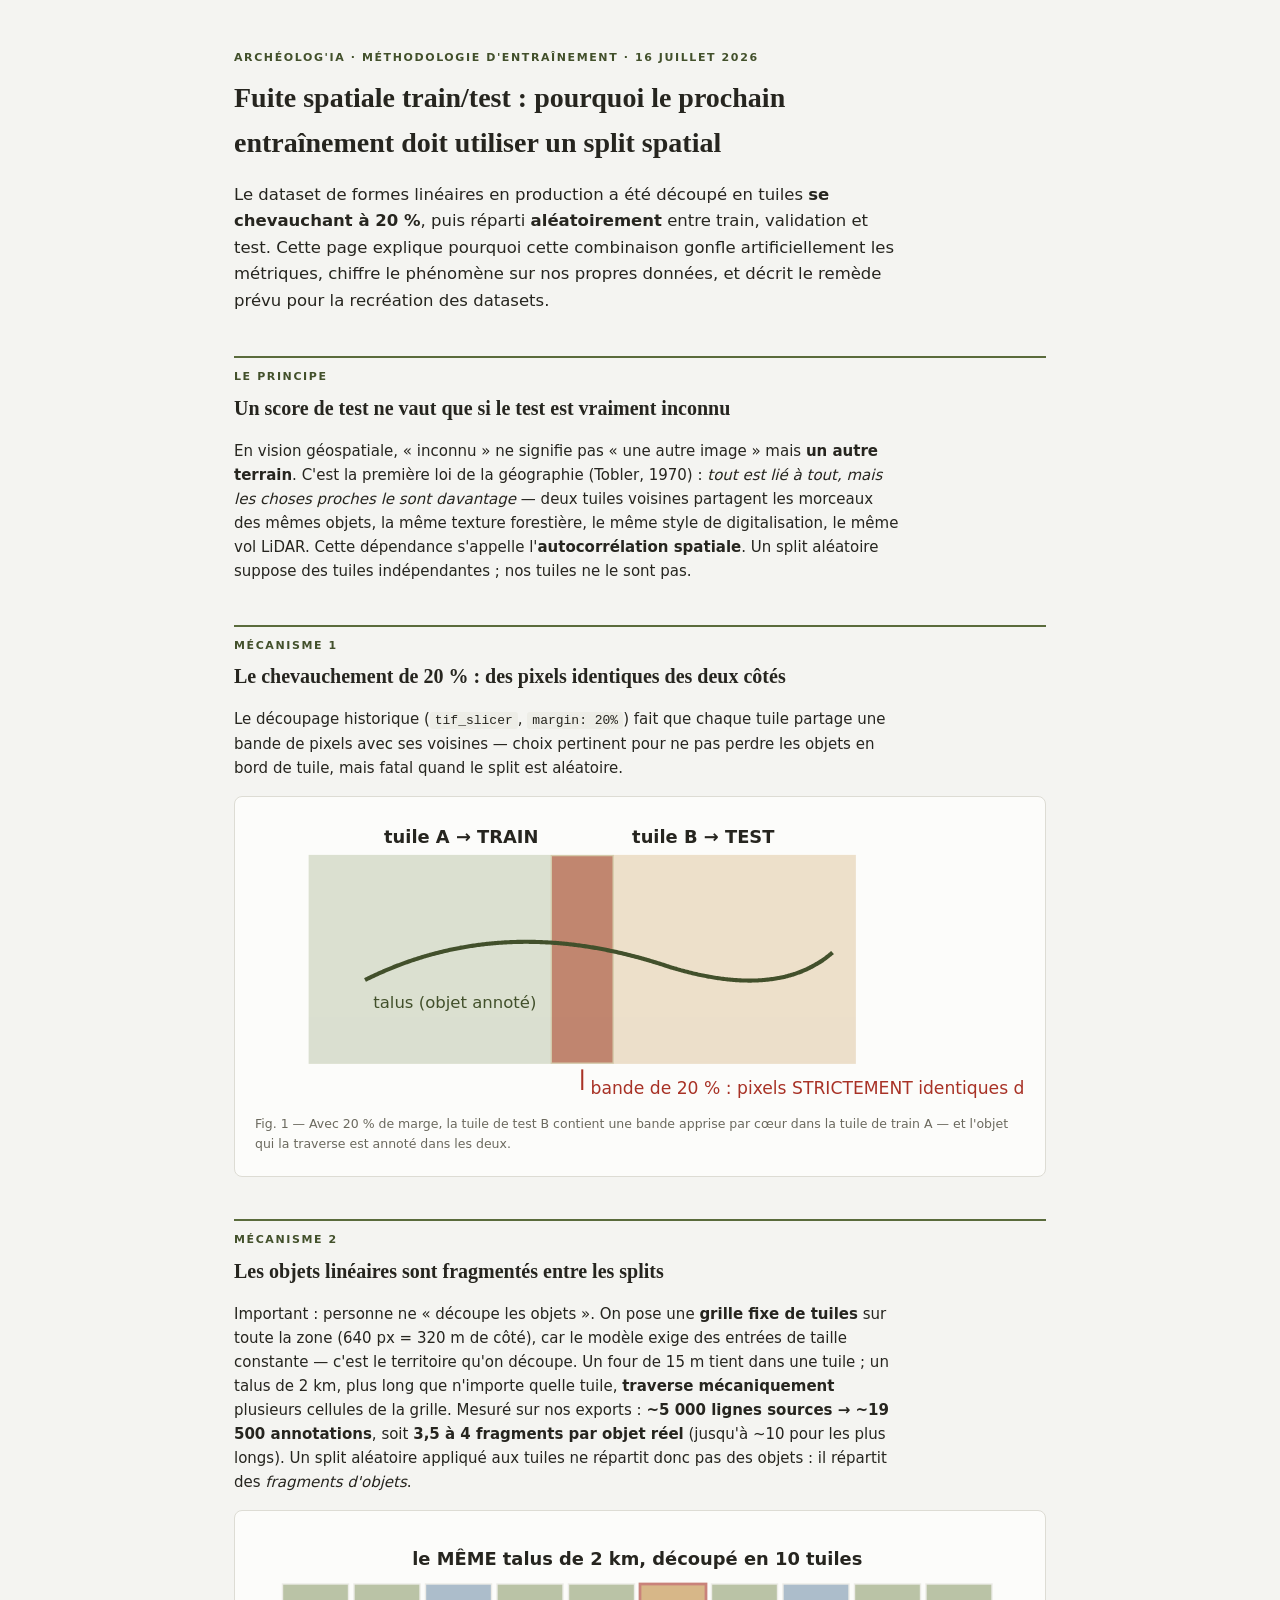
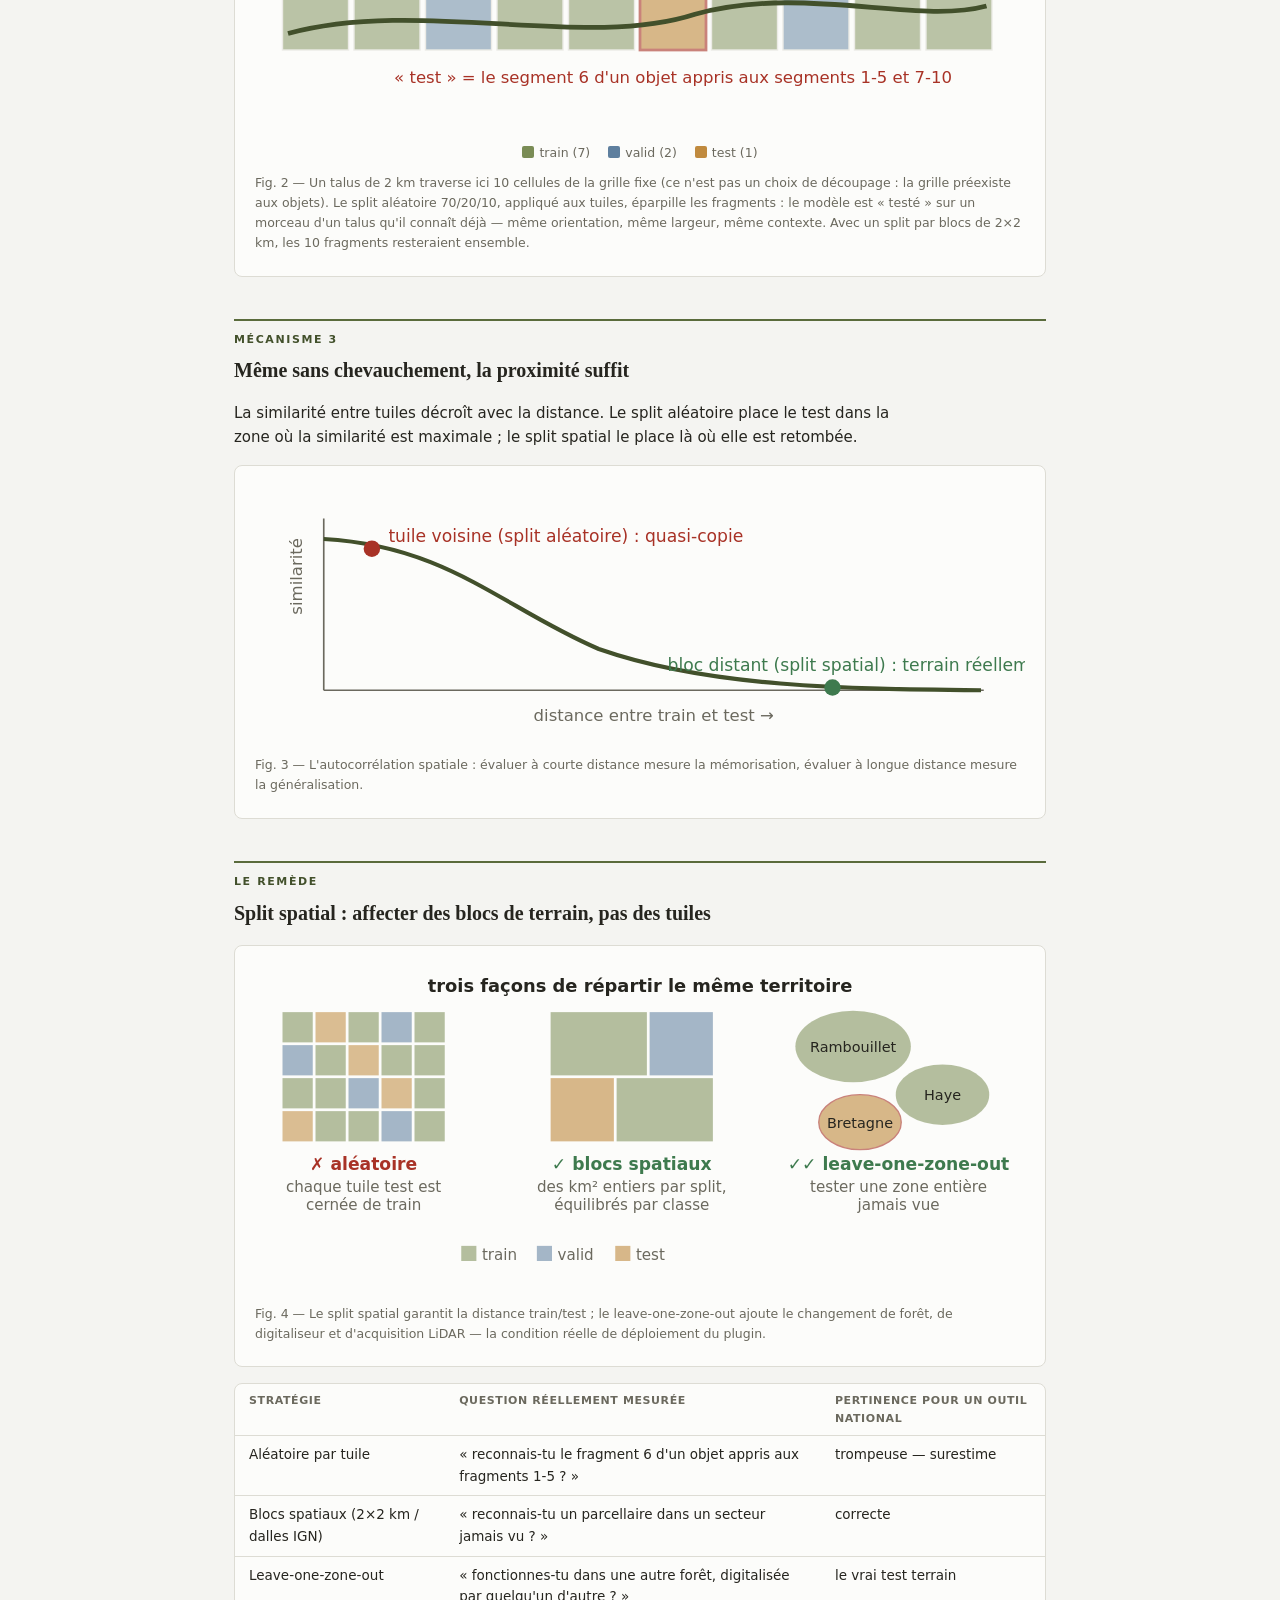
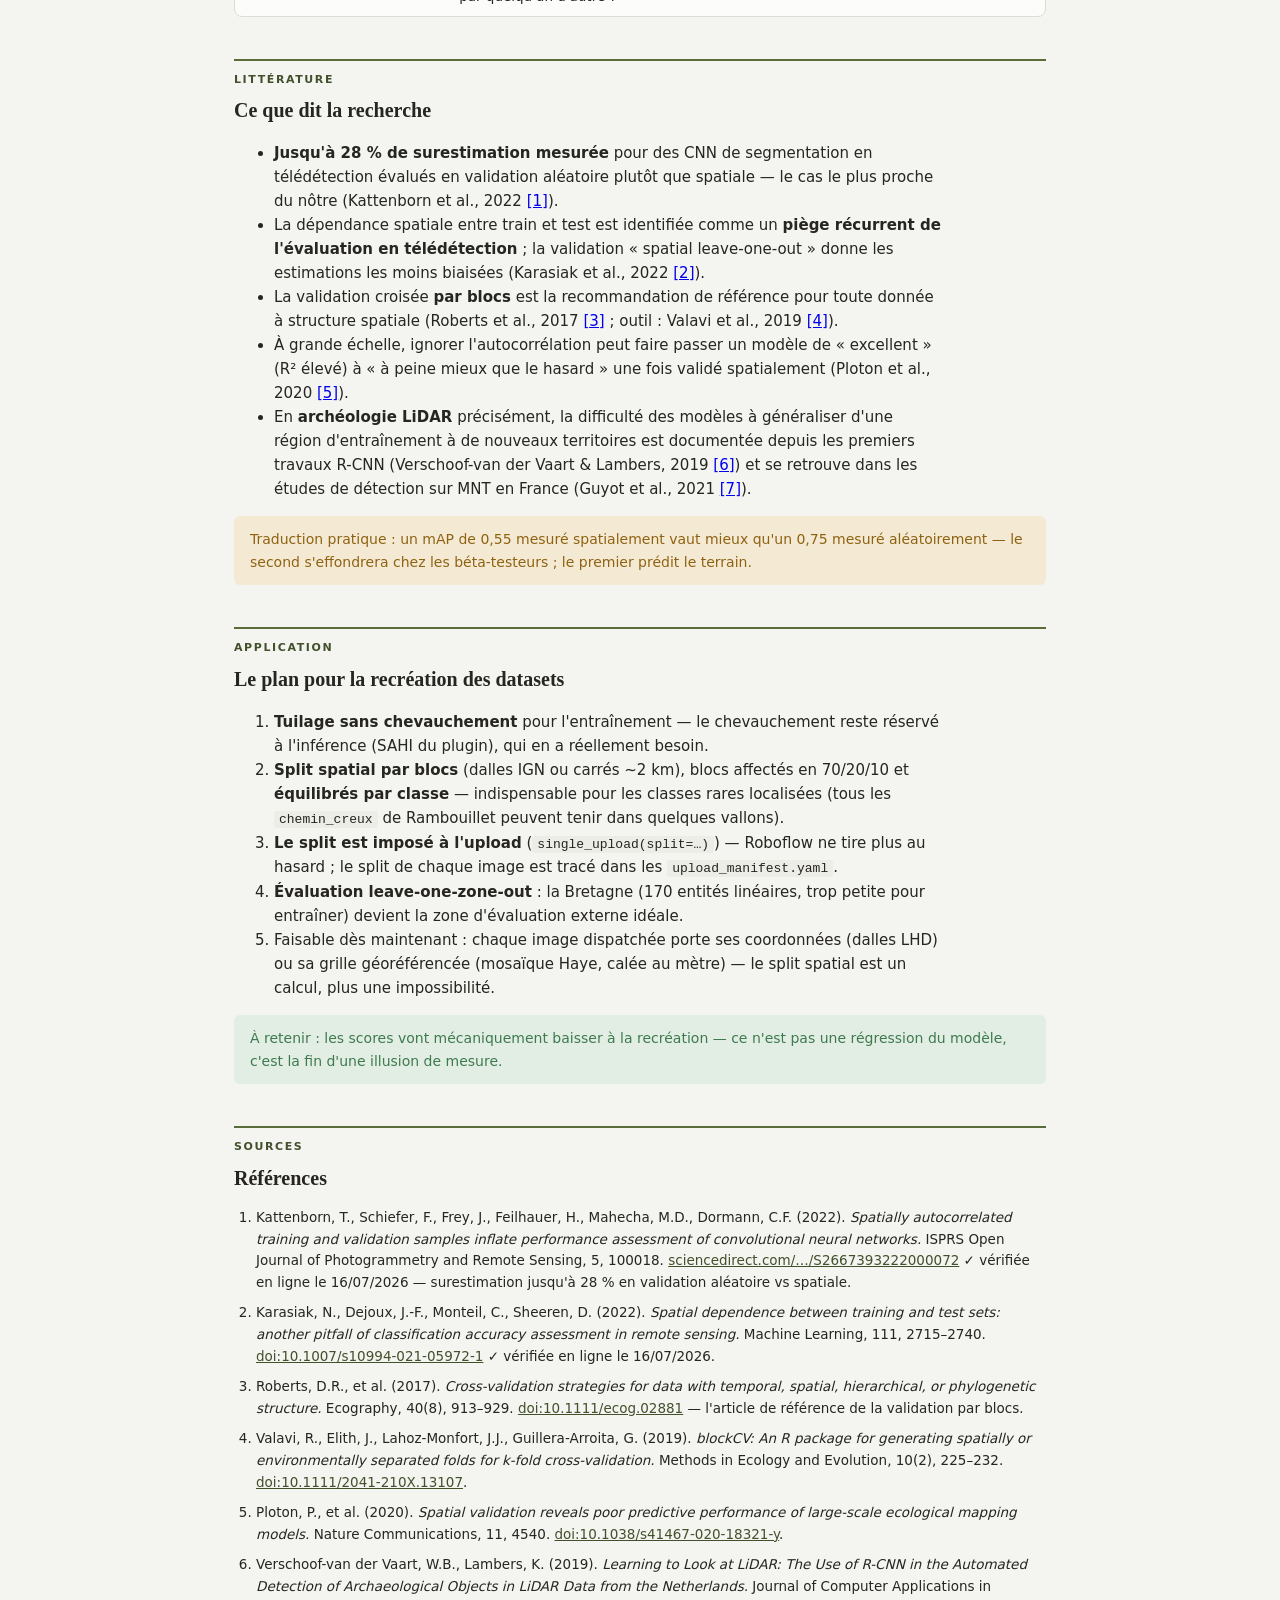
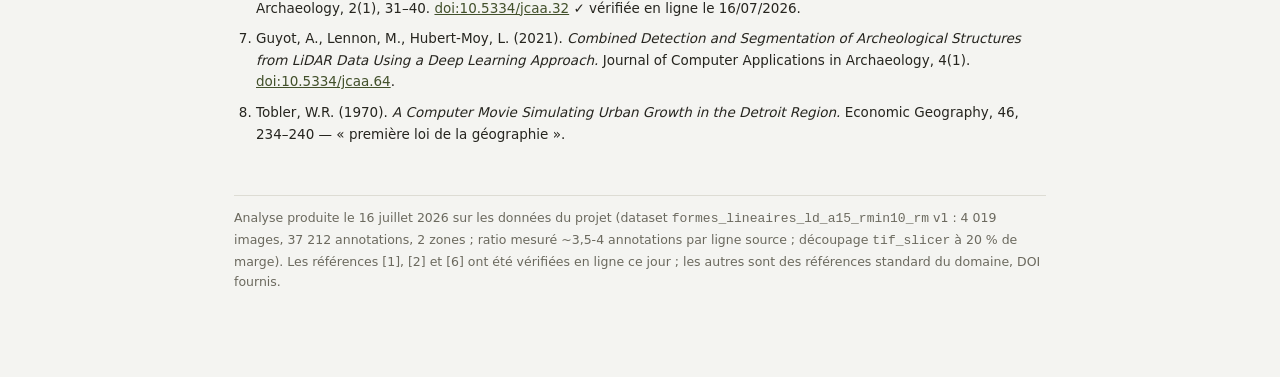
<file: docs/fuite_spatiale_train_test.html>
<!doctype html>
<html lang="fr">
<head>
<meta charset="utf-8">
<meta name="viewport" content="width=device-width,initial-scale=1">
<title>Fuite spatiale train/test — analyse &amp; remèdes</title>
<style>
  :root {
    --bg: #F4F4F1; --panel: #FCFCFA; --panel2: #EDEDE7;
    --ink: #26251F; --muted: #6B695E;
    --accent: #5A6B3C; --accent-ink: #42502B; --line: #DDDCD4;
    --train: #7A8C55; --valid: #5E7F9E; --test: #C08A3E;
    --crit-ink: #A83226; --warn-bg: #F4EAD3; --warn-ink: #8F6212;
    --ok-bg: #E2EEE4; --ok-ink: #3E7A4E;
  }
  @media (prefers-color-scheme: dark) { :root {
    --bg: #1E2019; --panel: #262922; --panel2: #2E312A;
    --ink: #E8E6DD; --muted: #A5A395;
    --accent: #9DB16E; --accent-ink: #B5C68C; --line: #3A3D33;
    --train: #7A8C55; --valid: #6E93B5; --test: #D09A4E;
    --crit-ink: #E89A8C; --warn-bg: #423414; --warn-ink: #DBB562;
    --ok-bg: #24382A; --ok-ink: #8FC79D;
  } }
  :root[data-theme="dark"] {
    --bg: #1E2019; --panel: #262922; --panel2: #2E312A;
    --ink: #E8E6DD; --muted: #A5A395;
    --accent: #9DB16E; --accent-ink: #B5C68C; --line: #3A3D33;
    --train: #7A8C55; --valid: #6E93B5; --test: #D09A4E;
    --crit-ink: #E89A8C; --warn-bg: #423414; --warn-ink: #DBB562;
    --ok-bg: #24382A; --ok-ink: #8FC79D;
  }
  :root[data-theme="light"] {
    --bg: #F4F4F1; --panel: #FCFCFA; --panel2: #EDEDE7;
    --ink: #26251F; --muted: #6B695E;
    --accent: #5A6B3C; --accent-ink: #42502B; --line: #DDDCD4;
    --train: #7A8C55; --valid: #5E7F9E; --test: #C08A3E;
    --crit-ink: #A83226; --warn-bg: #F4EAD3; --warn-ink: #8F6212;
    --ok-bg: #E2EEE4; --ok-ink: #3E7A4E;
  }
  * { box-sizing: border-box; }
  body { margin: 0; background: var(--bg); color: var(--ink);
         font: 15px/1.6 system-ui, "Segoe UI", sans-serif; }
  .wrap { max-width: 860px; margin: 0 auto; padding: 44px 24px 90px; }
  h1, h2, h3 { font-family: Georgia, "Times New Roman", serif; text-wrap: balance; }
  h1 { font-size: 28px; margin: 8px 0 4px; font-weight: 600; }
  h2 { font-size: 20px; margin: 0 0 8px; font-weight: 600; }
  h3 { font-size: 16px; margin: 18px 0 6px; }
  .eyebrow { font-size: 11px; text-transform: uppercase; letter-spacing: 1.6px;
             color: var(--accent-ink); font-weight: 600; }
  section > .eyebrow { display: block; border-top: 2px solid var(--accent);
                       padding-top: 10px; margin-bottom: 6px; }
  .sub { color: var(--muted); font-size: 13px; }
  section { margin-top: 42px; }
  p, li { max-width: 70ch; }
  .lede { font-size: 16.5px; max-width: 64ch; }
  code, .mono { font-family: Consolas, "Cascadia Mono", monospace; font-size: 13px; }
  code { background: var(--panel2); border-radius: 3px; padding: 1px 5px; }
  .fig { background: var(--panel); border: 1px solid var(--line); border-radius: 8px;
         padding: 18px 20px 10px; margin: 16px 0; overflow-x: auto; }
  .fig svg { display: block; margin: 0 auto; max-width: 100%; height: auto; }
  .cap { font-size: 12.5px; color: var(--muted); margin-top: 10px; max-width: none; }
  .legend { display: flex; gap: 18px; font-size: 12.5px; color: var(--muted);
            justify-content: center; margin-top: 8px; flex-wrap: wrap; }
  .sw { display: inline-block; width: 12px; height: 12px; border-radius: 2px;
        vertical-align: -1px; margin-right: 5px; }
  .tbl { overflow-x: auto; background: var(--panel); border: 1px solid var(--line);
         border-radius: 8px; margin: 14px 0; }
  table { border-collapse: collapse; width: 100%; font-size: 13.5px; }
  th, td { text-align: left; padding: 8px 14px; border-top: 1px solid var(--line); vertical-align: top; }
  thead th { border-top: none; font-size: 11px; text-transform: uppercase;
             letter-spacing: 0.6px; color: var(--muted); }
  .note { background: var(--warn-bg); color: var(--warn-ink); border-radius: 6px;
          padding: 12px 16px; font-size: 14px; max-width: none; }
  .good { background: var(--ok-bg); color: var(--ok-ink); border-radius: 6px;
          padding: 12px 16px; font-size: 14px; max-width: none; }
  ol.src { padding-left: 22px; font-size: 13.5px; }
  ol.src li { margin: 9px 0; max-width: none; }
  ol.src a { color: var(--accent-ink); }
  .foot { margin-top: 50px; border-top: 1px solid var(--line); padding-top: 12px;
          font-size: 12.5px; color: var(--muted); }
</style>
</head>
<body>

<div class="wrap">
  <header>
    <span class="eyebrow">Archéolog'IA · méthodologie d'entraînement · 16 juillet 2026</span>
    <h1>Fuite spatiale train/test : pourquoi le prochain entraînement doit utiliser un split spatial</h1>
    <p class="lede">Le dataset de formes linéaires en production a été découpé en tuiles <b>se chevauchant à 20 %</b>, puis réparti <b>aléatoirement</b> entre train, validation et test. Cette page explique pourquoi cette combinaison gonfle artificiellement les métriques, chiffre le phénomène sur nos propres données, et décrit le remède prévu pour la recréation des datasets.</p>
  </header>

  <section>
    <span class="eyebrow">Le principe</span>
    <h2>Un score de test ne vaut que si le test est vraiment inconnu</h2>
    <p>En vision géospatiale, « inconnu » ne signifie pas « une autre image » mais <b>un autre terrain</b>. C'est la première loi de la géographie (Tobler, 1970) : <em>tout est lié à tout, mais les choses proches le sont davantage</em> — deux tuiles voisines partagent les morceaux des mêmes objets, la même texture forestière, le même style de digitalisation, le même vol LiDAR. Cette dépendance s'appelle l'<b>autocorrélation spatiale</b>. Un split aléatoire suppose des tuiles indépendantes ; nos tuiles ne le sont pas.</p>
  </section>

  <section>
    <span class="eyebrow">Mécanisme 1</span>
    <h2>Le chevauchement de 20 % : des pixels identiques des deux côtés</h2>
    <p>Le découpage historique (<code>tif_slicer</code>, <code>margin: 20%</code>) fait que chaque tuile partage une bande de pixels avec ses voisines — choix pertinent pour ne pas perdre les objets en bord de tuile, mais fatal quand le split est aléatoire.</p>
    <div class="fig">
      <svg viewBox="0 0 560 210" role="img" aria-label="Deux tuiles se chevauchant, bande partagée entre train et test">
        <rect x="40" y="30" width="220" height="150" fill="var(--train)" opacity="0.25" stroke="var(--train)" stroke-width="2"/>
        <rect x="216" y="30" width="220" height="150" fill="var(--test)" opacity="0.25" stroke="var(--test)" stroke-width="2"/>
        <rect x="216" y="30" width="44" height="150" fill="var(--crit-ink)" opacity="0.45"/>
        <text x="150" y="20" text-anchor="middle" font-size="13" fill="var(--ink)" font-weight="600">tuile A → TRAIN</text>
        <text x="326" y="20" text-anchor="middle" font-size="13" fill="var(--ink)" font-weight="600">tuile B → TEST</text>
        <line x1="238" y1="185" x2="238" y2="200" stroke="var(--crit-ink)" stroke-width="1.5"/>
        <text x="244" y="203" font-size="12.5" fill="var(--crit-ink)">bande de 20 % : pixels STRICTEMENT identiques dans A et B</text>
        <path d="M 80 120 Q 180 70 300 110 Q 380 135 420 100" fill="none" stroke="var(--accent-ink)" stroke-width="3" stroke-dasharray="1 0"/>
        <text x="86" y="140" font-size="12" fill="var(--accent-ink)">talus (objet annoté)</text>
      </svg>
      <p class="cap">Fig. 1 — Avec 20 % de marge, la tuile de test B contient une bande apprise par cœur dans la tuile de train A — et l'objet qui la traverse est annoté dans les deux.</p>
    </div>
  </section>

  <section>
    <span class="eyebrow">Mécanisme 2</span>
    <h2>Les objets linéaires sont fragmentés entre les splits</h2>
    <p>Important : personne ne « découpe les objets ». On pose une <b>grille fixe de tuiles</b> sur toute la zone (640 px = 320 m de côté), car le modèle exige des entrées de taille constante — c'est le territoire qu'on découpe. Un four de 15 m tient dans une tuile ; un talus de 2 km, plus long que n'importe quelle tuile, <b>traverse mécaniquement</b> plusieurs cellules de la grille. Mesuré sur nos exports : <b>~5 000 lignes sources → ~19 500 annotations</b>, soit <b>3,5 à 4 fragments par objet réel</b> (jusqu'à ~10 pour les plus longs). Un split aléatoire appliqué aux tuiles ne répartit donc pas des objets : il répartit des <em>fragments d'objets</em>.</p>
    <div class="fig">
      <svg viewBox="0 0 560 150" role="img" aria-label="Un talus traversant 10 tuiles réparties aléatoirement entre train, valid et test">
        <g font-size="11" text-anchor="middle">
          <rect x="20"  y="40" width="48" height="48" fill="var(--train)" opacity="0.5" stroke="var(--line)"/>
          <rect x="72"  y="40" width="48" height="48" fill="var(--train)" opacity="0.5" stroke="var(--line)"/>
          <rect x="124" y="40" width="48" height="48" fill="var(--valid)" opacity="0.5" stroke="var(--line)"/>
          <rect x="176" y="40" width="48" height="48" fill="var(--train)" opacity="0.5" stroke="var(--line)"/>
          <rect x="228" y="40" width="48" height="48" fill="var(--train)" opacity="0.5" stroke="var(--line)"/>
          <rect x="280" y="40" width="48" height="48" fill="var(--test)"  opacity="0.6" stroke="var(--crit-ink)" stroke-width="2"/>
          <rect x="332" y="40" width="48" height="48" fill="var(--train)" opacity="0.5" stroke="var(--line)"/>
          <rect x="384" y="40" width="48" height="48" fill="var(--valid)" opacity="0.5" stroke="var(--line)"/>
          <rect x="436" y="40" width="48" height="48" fill="var(--train)" opacity="0.5" stroke="var(--line)"/>
          <rect x="488" y="40" width="48" height="48" fill="var(--train)" opacity="0.5" stroke="var(--line)"/>
        </g>
        <path d="M 24 76 C 120 50 240 88 320 62 C 400 40 480 70 532 56" fill="none" stroke="var(--accent-ink)" stroke-width="3.5"/>
        <text x="278" y="26" text-anchor="middle" font-size="13" fill="var(--ink)" font-weight="600">le MÊME talus de 2 km, découpé en 10 tuiles</text>
        <text x="304" y="112" text-anchor="middle" font-size="12" fill="var(--crit-ink)">« test » = le segment 6 d'un objet appris aux segments 1-5 et 7-10</text>
      </svg>
      <div class="legend">
        <span><span class="sw" style="background:var(--train)"></span>train (7)</span>
        <span><span class="sw" style="background:var(--valid)"></span>valid (2)</span>
        <span><span class="sw" style="background:var(--test)"></span>test (1)</span>
      </div>
      <p class="cap">Fig. 2 — Un talus de 2 km traverse ici 10 cellules de la grille fixe (ce n'est pas un choix de découpage : la grille préexiste aux objets). Le split aléatoire 70/20/10, appliqué aux tuiles, éparpille les fragments : le modèle est « testé » sur un morceau d'un talus qu'il connaît déjà — même orientation, même largeur, même contexte. Avec un split par blocs de 2×2 km, les 10 fragments resteraient ensemble.</p>
    </div>
  </section>

  <section>
    <span class="eyebrow">Mécanisme 3</span>
    <h2>Même sans chevauchement, la proximité suffit</h2>
    <p>La similarité entre tuiles décroît avec la distance. Le split aléatoire place le test dans la zone où la similarité est maximale ; le split spatial le place là où elle est retombée.</p>
    <div class="fig">
      <svg viewBox="0 0 560 190" role="img" aria-label="Courbe de similarité décroissante avec la distance">
        <line x1="50" y1="150" x2="530" y2="150" stroke="var(--muted)" stroke-width="1.2"/>
        <line x1="50" y1="150" x2="50" y2="25" stroke="var(--muted)" stroke-width="1.2"/>
        <path d="M 50 40 C 140 45 180 90 250 120 C 330 148 430 149 528 150" fill="none" stroke="var(--accent-ink)" stroke-width="3"/>
        <circle cx="85" cy="47" r="6" fill="var(--crit-ink)"/>
        <text x="97" y="42" font-size="12.5" fill="var(--crit-ink)">tuile voisine (split aléatoire) : quasi-copie</text>
        <circle cx="420" cy="148" r="6" fill="var(--ok-ink)"/>
        <text x="300" y="136" font-size="12.5" fill="var(--ok-ink)">bloc distant (split spatial) : terrain réellement nouveau</text>
        <text x="290" y="172" text-anchor="middle" font-size="12" fill="var(--muted)">distance entre train et test →</text>
        <text x="42" y="30" text-anchor="end" font-size="12" fill="var(--muted)" transform="rotate(-90 42 30)"></text>
        <text x="34" y="95" font-size="12" fill="var(--muted)" transform="rotate(-90 34 95)">similarité</text>
      </svg>
      <p class="cap">Fig. 3 — L'autocorrélation spatiale : évaluer à courte distance mesure la mémorisation, évaluer à longue distance mesure la généralisation.</p>
    </div>
  </section>

  <section>
    <span class="eyebrow">Le remède</span>
    <h2>Split spatial : affecter des blocs de terrain, pas des tuiles</h2>
    <div class="fig">
      <svg viewBox="0 0 560 240" role="img" aria-label="Comparaison split aléatoire, split par blocs et leave-one-zone-out">
        <g font-size="9.5">
          <!-- grille aléatoire -->
          <g>
            <rect x="20" y="35" width="22" height="22" fill="var(--train)" opacity=".55"/><rect x="44" y="35" width="22" height="22" fill="var(--test)" opacity=".55"/><rect x="68" y="35" width="22" height="22" fill="var(--train)" opacity=".55"/><rect x="92" y="35" width="22" height="22" fill="var(--valid)" opacity=".55"/><rect x="116" y="35" width="22" height="22" fill="var(--train)" opacity=".55"/>
            <rect x="20" y="59" width="22" height="22" fill="var(--valid)" opacity=".55"/><rect x="44" y="59" width="22" height="22" fill="var(--train)" opacity=".55"/><rect x="68" y="59" width="22" height="22" fill="var(--test)" opacity=".55"/><rect x="92" y="59" width="22" height="22" fill="var(--train)" opacity=".55"/><rect x="116" y="59" width="22" height="22" fill="var(--train)" opacity=".55"/>
            <rect x="20" y="83" width="22" height="22" fill="var(--train)" opacity=".55"/><rect x="44" y="83" width="22" height="22" fill="var(--train)" opacity=".55"/><rect x="68" y="83" width="22" height="22" fill="var(--valid)" opacity=".55"/><rect x="92" y="83" width="22" height="22" fill="var(--test)" opacity=".55"/><rect x="116" y="83" width="22" height="22" fill="var(--train)" opacity=".55"/>
            <rect x="20" y="107" width="22" height="22" fill="var(--test)" opacity=".55"/><rect x="44" y="107" width="22" height="22" fill="var(--train)" opacity=".55"/><rect x="68" y="107" width="22" height="22" fill="var(--train)" opacity=".55"/><rect x="92" y="107" width="22" height="22" fill="var(--valid)" opacity=".55"/><rect x="116" y="107" width="22" height="22" fill="var(--train)" opacity=".55"/>
            <text x="79" y="150" text-anchor="middle" font-size="12.5" fill="var(--crit-ink)" font-weight="600">✗ aléatoire</text>
            <text x="79" y="166" text-anchor="middle" font-size="11" fill="var(--muted)">chaque tuile test est</text>
            <text x="79" y="179" text-anchor="middle" font-size="11" fill="var(--muted)">cernée de train</text>
          </g>
          <!-- blocs -->
          <g>
            <rect x="215" y="35" width="70" height="46" fill="var(--train)" opacity=".55"/><rect x="287" y="35" width="46" height="46" fill="var(--valid)" opacity=".55"/>
            <rect x="215" y="83" width="46" height="46" fill="var(--test)" opacity=".6"/><rect x="263" y="83" width="70" height="46" fill="var(--train)" opacity=".55"/>
            <text x="274" y="150" text-anchor="middle" font-size="12.5" fill="var(--ok-ink)" font-weight="600">✓ blocs spatiaux</text>
            <text x="274" y="166" text-anchor="middle" font-size="11" fill="var(--muted)">des km² entiers par split,</text>
            <text x="274" y="179" text-anchor="middle" font-size="11" fill="var(--muted)">équilibrés par classe</text>
          </g>
          <!-- LOZO -->
          <g>
            <ellipse cx="435" cy="60" rx="42" ry="26" fill="var(--train)" opacity=".55"/>
            <text x="435" y="64" text-anchor="middle" font-size="10.5" fill="var(--ink)">Rambouillet</text>
            <ellipse cx="500" cy="95" rx="34" ry="22" fill="var(--train)" opacity=".55"/>
            <text x="500" y="99" text-anchor="middle" font-size="10.5" fill="var(--ink)">Haye</text>
            <ellipse cx="440" cy="115" rx="30" ry="20" fill="var(--test)" opacity=".6" stroke="var(--crit-ink)"/>
            <text x="440" y="119" text-anchor="middle" font-size="10.5" fill="var(--ink)">Bretagne</text>
            <text x="468" y="150" text-anchor="middle" font-size="12.5" fill="var(--ok-ink)" font-weight="600">✓✓ leave-one-zone-out</text>
            <text x="468" y="166" text-anchor="middle" font-size="11" fill="var(--muted)">tester une zone entière</text>
            <text x="468" y="179" text-anchor="middle" font-size="11" fill="var(--muted)">jamais vue</text>
          </g>
        </g>
        <text x="280" y="20" text-anchor="middle" font-size="13" fill="var(--ink)" font-weight="600">trois façons de répartir le même territoire</text>
        <g class="legend" font-size="11">
          <rect x="150" y="205" width="11" height="11" fill="var(--train)" opacity=".55"/><text x="165" y="215" fill="var(--muted)" font-size="11">train</text>
          <rect x="205" y="205" width="11" height="11" fill="var(--valid)" opacity=".55"/><text x="220" y="215" fill="var(--muted)" font-size="11">valid</text>
          <rect x="262" y="205" width="11" height="11" fill="var(--test)" opacity=".6"/><text x="277" y="215" fill="var(--muted)" font-size="11">test</text>
        </g>
      </svg>
      <p class="cap">Fig. 4 — Le split spatial garantit la distance train/test ; le leave-one-zone-out ajoute le changement de forêt, de digitaliseur et d'acquisition LiDAR — la condition réelle de déploiement du plugin.</p>
    </div>

    <div class="tbl"><table>
      <thead><tr><th>Stratégie</th><th>Question réellement mesurée</th><th>Pertinence pour un outil national</th></tr></thead>
      <tbody>
        <tr><td>Aléatoire par tuile</td><td>« reconnais-tu le fragment 6 d'un objet appris aux fragments 1-5 ? »</td><td>trompeuse — surestime</td></tr>
        <tr><td>Blocs spatiaux (2×2 km / dalles IGN)</td><td>« reconnais-tu un parcellaire dans un secteur jamais vu ? »</td><td>correcte</td></tr>
        <tr><td>Leave-one-zone-out</td><td>« fonctionnes-tu dans une autre forêt, digitalisée par quelqu'un d'autre ? »</td><td>le vrai test terrain</td></tr>
      </tbody>
    </table></div>
  </section>

  <section>
    <span class="eyebrow">Littérature</span>
    <h2>Ce que dit la recherche</h2>
    <ul>
      <li><b>Jusqu'à 28 % de surestimation mesurée</b> pour des CNN de segmentation en télédétection évalués en validation aléatoire plutôt que spatiale — le cas le plus proche du nôtre (Kattenborn et al., 2022 <a href="#src">[1]</a>).</li>
      <li>La dépendance spatiale entre train et test est identifiée comme un <b>piège récurrent de l'évaluation en télédétection</b> ; la validation « spatial leave-one-out » donne les estimations les moins biaisées (Karasiak et al., 2022 <a href="#src">[2]</a>).</li>
      <li>La validation croisée <b>par blocs</b> est la recommandation de référence pour toute donnée à structure spatiale (Roberts et al., 2017 <a href="#src">[3]</a> ; outil : Valavi et al., 2019 <a href="#src">[4]</a>).</li>
      <li>À grande échelle, ignorer l'autocorrélation peut faire passer un modèle de « excellent » (R² élevé) à « à peine mieux que le hasard » une fois validé spatialement (Ploton et al., 2020 <a href="#src">[5]</a>).</li>
      <li>En <b>archéologie LiDAR</b> précisément, la difficulté des modèles à généraliser d'une région d'entraînement à de nouveaux territoires est documentée depuis les premiers travaux R-CNN (Verschoof-van der Vaart &amp; Lambers, 2019 <a href="#src">[6]</a>) et se retrouve dans les études de détection sur MNT en France (Guyot et al., 2021 <a href="#src">[7]</a>).</li>
    </ul>
    <p class="note">Traduction pratique : un mAP de 0,55 mesuré spatialement vaut mieux qu'un 0,75 mesuré aléatoirement — le second s'effondrera chez les béta-testeurs ; le premier prédit le terrain.</p>
  </section>

  <section>
    <span class="eyebrow">Application</span>
    <h2>Le plan pour la recréation des datasets</h2>
    <ol>
      <li><b>Tuilage sans chevauchement</b> pour l'entraînement — le chevauchement reste réservé à l'inférence (SAHI du plugin), qui en a réellement besoin.</li>
      <li><b>Split spatial par blocs</b> (dalles IGN ou carrés ~2 km), blocs affectés en 70/20/10 et <b>équilibrés par classe</b> — indispensable pour les classes rares localisées (tous les <code>chemin_creux</code> de Rambouillet peuvent tenir dans quelques vallons).</li>
      <li><b>Le split est imposé à l'upload</b> (<code>single_upload(split=…)</code>) — Roboflow ne tire plus au hasard ; le split de chaque image est tracé dans les <code>upload_manifest.yaml</code>.</li>
      <li><b>Évaluation leave-one-zone-out</b> : la Bretagne (170 entités linéaires, trop petite pour entraîner) devient la zone d'évaluation externe idéale.</li>
      <li>Faisable dès maintenant : chaque image dispatchée porte ses coordonnées (dalles LHD) ou sa grille géoréférencée (mosaïque Haye, calée au mètre) — le split spatial est un calcul, plus une impossibilité.</li>
    </ol>
    <p class="good">À retenir : les scores vont mécaniquement baisser à la recréation — ce n'est pas une régression du modèle, c'est la fin d'une illusion de mesure.</p>
  </section>

  <section id="src">
    <span class="eyebrow">Sources</span>
    <h2>Références</h2>
    <ol class="src">
      <li>Kattenborn, T., Schiefer, F., Frey, J., Feilhauer, H., Mahecha, M.D., Dormann, C.F. (2022). <i>Spatially autocorrelated training and validation samples inflate performance assessment of convolutional neural networks.</i> ISPRS Open Journal of Photogrammetry and Remote Sensing, 5, 100018. <a href="https://www.sciencedirect.com/science/article/pii/S2667393222000072">sciencedirect.com/…/S2667393222000072</a> ✓ vérifiée en ligne le 16/07/2026 — surestimation jusqu'à 28 % en validation aléatoire vs spatiale.</li>
      <li>Karasiak, N., Dejoux, J.-F., Monteil, C., Sheeren, D. (2022). <i>Spatial dependence between training and test sets: another pitfall of classification accuracy assessment in remote sensing.</i> Machine Learning, 111, 2715–2740. <a href="https://link.springer.com/article/10.1007/s10994-021-05972-1">doi:10.1007/s10994-021-05972-1</a> ✓ vérifiée en ligne le 16/07/2026.</li>
      <li>Roberts, D.R., et al. (2017). <i>Cross-validation strategies for data with temporal, spatial, hierarchical, or phylogenetic structure.</i> Ecography, 40(8), 913–929. <a href="https://doi.org/10.1111/ecog.02881">doi:10.1111/ecog.02881</a> — l'article de référence de la validation par blocs.</li>
      <li>Valavi, R., Elith, J., Lahoz-Monfort, J.J., Guillera-Arroita, G. (2019). <i>blockCV: An R package for generating spatially or environmentally separated folds for k-fold cross-validation.</i> Methods in Ecology and Evolution, 10(2), 225–232. <a href="https://doi.org/10.1111/2041-210X.13107">doi:10.1111/2041-210X.13107</a>.</li>
      <li>Ploton, P., et al. (2020). <i>Spatial validation reveals poor predictive performance of large-scale ecological mapping models.</i> Nature Communications, 11, 4540. <a href="https://doi.org/10.1038/s41467-020-18321-y">doi:10.1038/s41467-020-18321-y</a>.</li>
      <li>Verschoof-van der Vaart, W.B., Lambers, K. (2019). <i>Learning to Look at LiDAR: The Use of R-CNN in the Automated Detection of Archaeological Objects in LiDAR Data from the Netherlands.</i> Journal of Computer Applications in Archaeology, 2(1), 31–40. <a href="https://journal.caa-international.org/articles/10.5334/jcaa.32">doi:10.5334/jcaa.32</a> ✓ vérifiée en ligne le 16/07/2026.</li>
      <li>Guyot, A., Lennon, M., Hubert-Moy, L. (2021). <i>Combined Detection and Segmentation of Archeological Structures from LiDAR Data Using a Deep Learning Approach.</i> Journal of Computer Applications in Archaeology, 4(1). <a href="https://journal.caa-international.org/articles/10.5334/jcaa.64">doi:10.5334/jcaa.64</a>.</li>
      <li>Tobler, W.R. (1970). <i>A Computer Movie Simulating Urban Growth in the Detroit Region.</i> Economic Geography, 46, 234–240 — « première loi de la géographie ».</li>
    </ol>
  </section>

  <div class="foot">Analyse produite le 16 juillet 2026 sur les données du projet (dataset <span class="mono">formes_lineaires_ld_a15_rmin10_rm</span> v1 : 4 019 images, 37 212 annotations, 2 zones ; ratio mesuré ~3,5-4 annotations par ligne source ; découpage <span class="mono">tif_slicer</span> à 20 % de marge). Les références [1], [2] et [6] ont été vérifiées en ligne ce jour ; les autres sont des références standard du domaine, DOI fournis.</div>
</div>

</body>
</html>
</file>
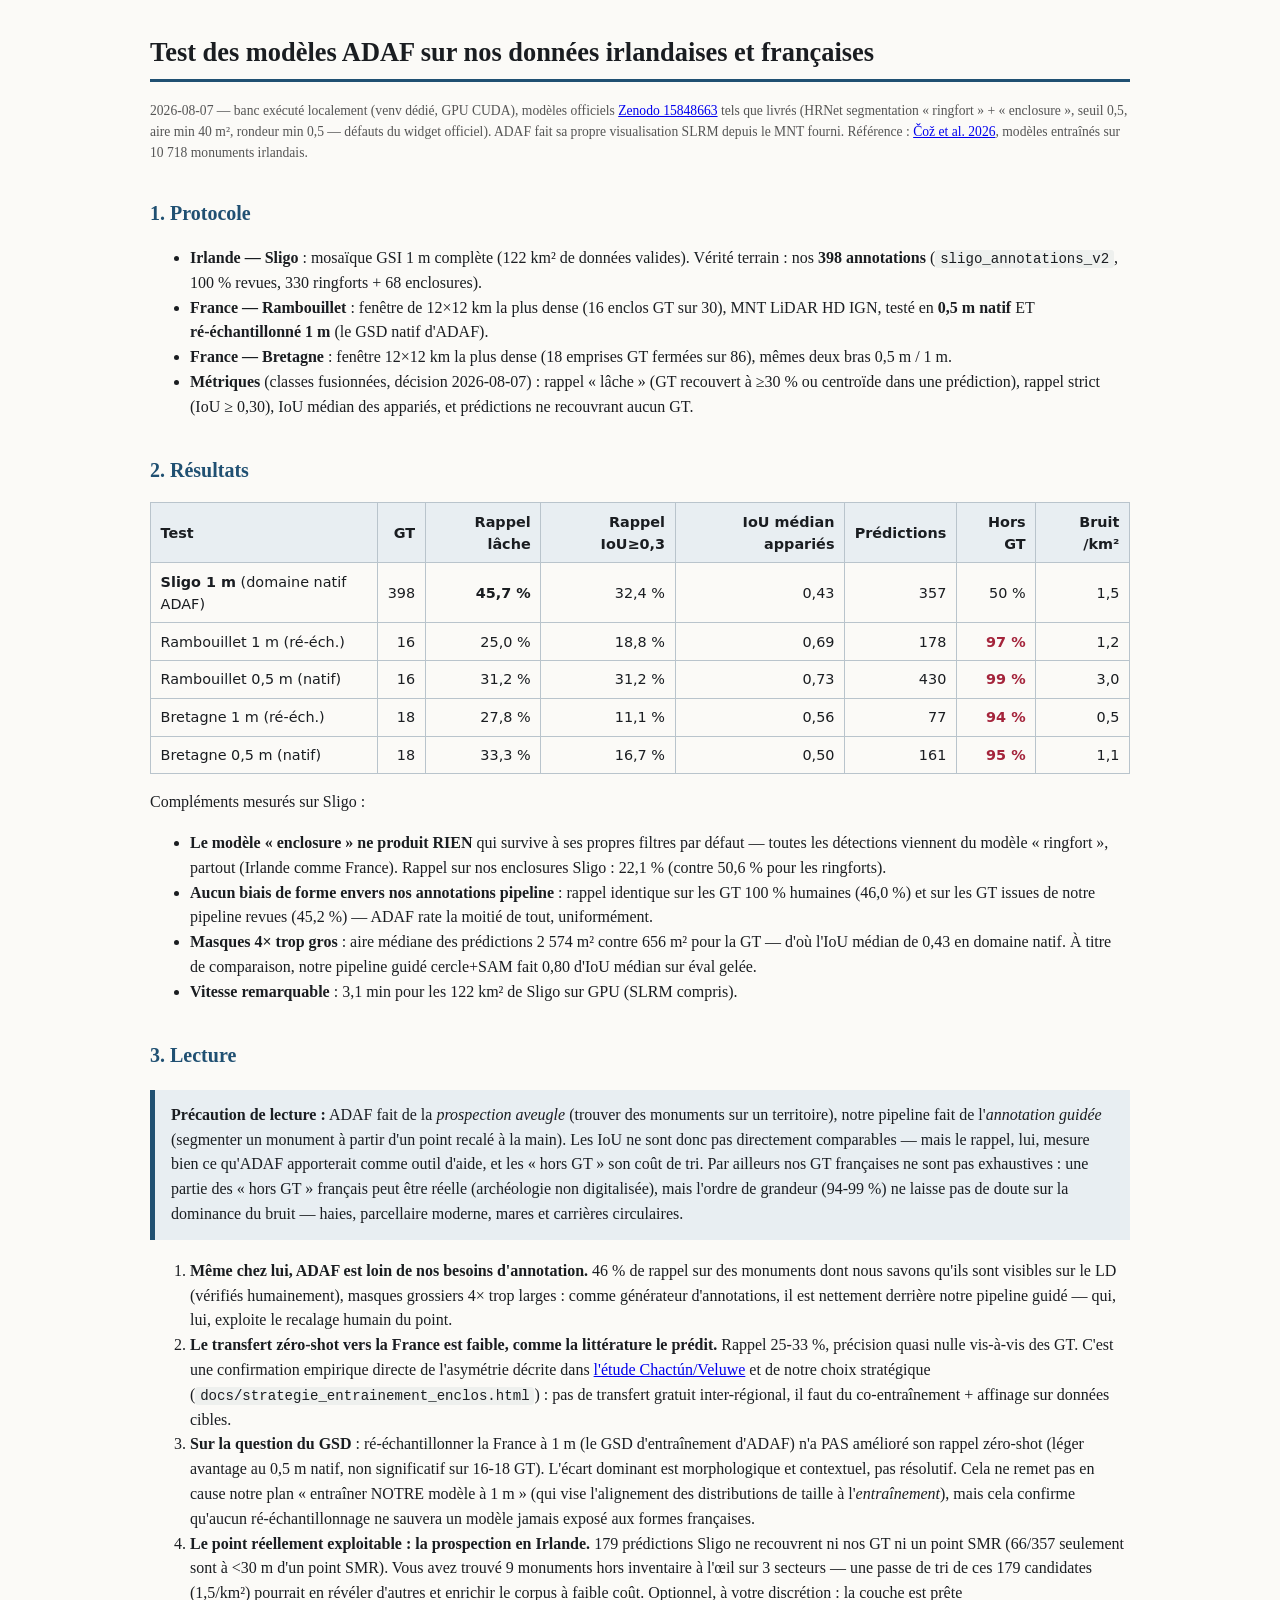
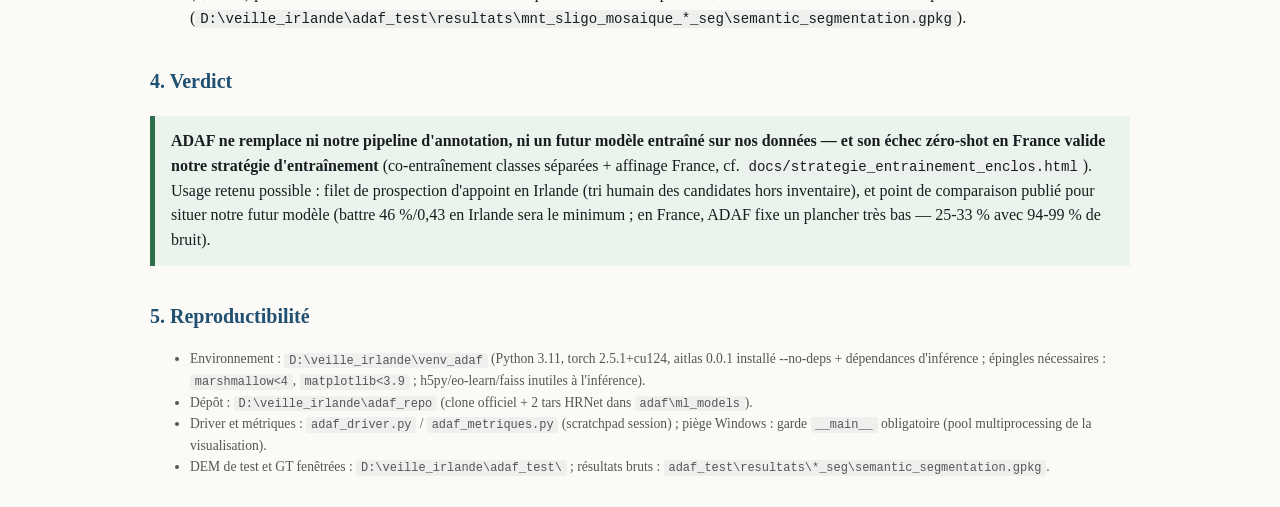
<file: docs/rapport_test_adaf.html>
<!DOCTYPE html>
<html lang="fr">
<head>
<meta charset="utf-8">
<title>Test des modèles ADAF — données irlandaises et françaises</title>
<style>
  :root { --encre:#1a1d21; --papier:#fbfaf7; --accent:#205072; --ok:#2c6e49; --alerte:#a4243b; --doux:#e8eef2; }
  body { font-family: Georgia, 'Times New Roman', serif; background:var(--papier); color:var(--encre);
         max-width: 980px; margin: 2rem auto; padding: 0 1.5rem; line-height: 1.55; }
  h1 { font-size: 1.65rem; border-bottom: 3px solid var(--accent); padding-bottom:.4rem; }
  h2 { font-size: 1.25rem; color: var(--accent); margin-top: 2.2rem; }
  table { border-collapse: collapse; width: 100%; margin: 1rem 0; font-size: .9rem; font-family: system-ui, sans-serif; }
  th, td { border: 1px solid #b9c4cc; padding: .45rem .6rem; text-align: left; }
  th { background: var(--doux); }
  .num { text-align: right; font-variant-numeric: tabular-nums; }
  .verdict { background: #eaf3ec; border-left: 5px solid var(--ok); padding: .8rem 1rem; margin: 1.2rem 0; }
  .attention { background: #f9ecee; border-left: 5px solid var(--alerte); padding: .8rem 1rem; margin: 1.2rem 0; }
  .note { background: var(--doux); border-left: 5px solid var(--accent); padding: .8rem 1rem; margin: 1.2rem 0; }
  code { font-family: Consolas, monospace; font-size: .88em; background: #eef0ee; padding: .05rem .3rem; border-radius: 3px; }
  .src { font-size: .85rem; color: #555; }
  .pire { color: var(--alerte); font-weight: bold; }
  .mieux { color: var(--ok); font-weight: bold; }
</style>
</head>
<body>

<h1>Test des modèles ADAF sur nos données irlandaises et françaises</h1>
<p class="src">2026-08-07 — banc exécuté localement (venv dédié, GPU CUDA), modèles officiels
<a href="https://zenodo.org/records/15848663">Zenodo 15848663</a> tels que livrés
(HRNet segmentation « ringfort » + « enclosure », seuil 0,5, aire min 40 m², rondeur min 0,5 —
défauts du widget officiel). ADAF fait sa propre visualisation SLRM depuis le MNT fourni.
Référence : <a href="https://doi.org/10.1016/j.jasrep.2026.105733">Čož et al. 2026</a>,
modèles entraînés sur 10 718 monuments irlandais.</p>

<h2>1. Protocole</h2>
<ul>
<li><b>Irlande — Sligo</b> : mosaïque GSI 1 m complète (122 km² de données valides).
Vérité terrain : nos <b>398 annotations</b> (<code>sligo_annotations_v2</code>, 100 % revues,
330 ringforts + 68 enclosures).</li>
<li><b>France — Rambouillet</b> : fenêtre de 12×12 km la plus dense (16 enclos GT sur 30),
MNT LiDAR HD IGN, testé en <b>0,5 m natif</b> ET <b>ré-échantillonné 1 m</b> (le GSD natif d'ADAF).</li>
<li><b>France — Bretagne</b> : fenêtre 12×12 km la plus dense (18 emprises GT fermées
sur 86), mêmes deux bras 0,5 m / 1 m.</li>
<li><b>Métriques</b> (classes fusionnées, décision 2026-08-07) : rappel « lâche » (GT recouvert
à ≥30 % ou centroïde dans une prédiction), rappel strict (IoU ≥ 0,30), IoU médian des appariés,
et prédictions ne recouvrant aucun GT.</li>
</ul>

<h2>2. Résultats</h2>
<table>
<tr><th>Test</th><th class="num">GT</th><th class="num">Rappel lâche</th><th class="num">Rappel IoU≥0,3</th><th class="num">IoU médian appariés</th><th class="num">Prédictions</th><th class="num">Hors GT</th><th class="num">Bruit /km²</th></tr>
<tr><td><b>Sligo 1 m</b> (domaine natif ADAF)</td><td class="num">398</td><td class="num"><b>45,7 %</b></td><td class="num">32,4 %</td><td class="num">0,43</td><td class="num">357</td><td class="num">50 %</td><td class="num">1,5</td></tr>
<tr><td>Rambouillet 1 m (ré-éch.)</td><td class="num">16</td><td class="num">25,0 %</td><td class="num">18,8 %</td><td class="num">0,69</td><td class="num">178</td><td class="num pire">97 %</td><td class="num">1,2</td></tr>
<tr><td>Rambouillet 0,5 m (natif)</td><td class="num">16</td><td class="num">31,2 %</td><td class="num">31,2 %</td><td class="num">0,73</td><td class="num">430</td><td class="num pire">99 %</td><td class="num">3,0</td></tr>
<tr><td>Bretagne 1 m (ré-éch.)</td><td class="num">18</td><td class="num">27,8 %</td><td class="num">11,1 %</td><td class="num">0,56</td><td class="num">77</td><td class="num pire">94 %</td><td class="num">0,5</td></tr>
<tr><td>Bretagne 0,5 m (natif)</td><td class="num">18</td><td class="num">33,3 %</td><td class="num">16,7 %</td><td class="num">0,50</td><td class="num">161</td><td class="num pire">95 %</td><td class="num">1,1</td></tr>
</table>

<p>Compléments mesurés sur Sligo :</p>
<ul>
<li><b>Le modèle « enclosure » ne produit RIEN</b> qui survive à ses propres filtres par
défaut — toutes les détections viennent du modèle « ringfort », partout (Irlande comme France).
Rappel sur nos enclosures Sligo : 22,1 % (contre 50,6 % pour les ringforts).</li>
<li><b>Aucun biais de forme envers nos annotations pipeline</b> : rappel identique sur les
GT 100 % humaines (46,0 %) et sur les GT issues de notre pipeline revues (45,2 %) —
ADAF rate la moitié de tout, uniformément.</li>
<li><b>Masques 4× trop gros</b> : aire médiane des prédictions 2 574 m² contre 656 m² pour
la GT — d'où l'IoU médian de 0,43 en domaine natif. À titre de comparaison, notre pipeline
guidé cercle+SAM fait 0,80 d'IoU médian sur éval gelée.</li>
<li><b>Vitesse remarquable</b> : 3,1 min pour les 122 km² de Sligo sur GPU (SLRM compris).</li>
</ul>

<h2>3. Lecture</h2>

<div class="note"><b>Précaution de lecture :</b> ADAF fait de la <i>prospection aveugle</i>
(trouver des monuments sur un territoire), notre pipeline fait de l'<i>annotation guidée</i>
(segmenter un monument à partir d'un point recalé à la main). Les IoU ne sont donc pas
directement comparables — mais le rappel, lui, mesure bien ce qu'ADAF apporterait comme
outil d'aide, et les « hors GT » son coût de tri. Par ailleurs nos GT françaises ne sont
pas exhaustives : une partie des « hors GT » français peut être réelle (archéologie non
digitalisée), mais l'ordre de grandeur (94-99 %) ne laisse pas de doute sur la dominance
du bruit — haies, parcellaire moderne, mares et carrières circulaires.</div>

<ol>
<li><b>Même chez lui, ADAF est loin de nos besoins d'annotation.</b> 46 % de rappel sur des
monuments dont nous savons qu'ils sont visibles sur le LD (vérifiés humainement), masques
grossiers 4× trop larges : comme générateur d'annotations, il est nettement derrière notre
pipeline guidé — qui, lui, exploite le recalage humain du point.</li>
<li><b>Le transfert zéro-shot vers la France est faible, comme la littérature le prédit.</b>
Rappel 25-33 %, précision quasi nulle vis-à-vis des GT. C'est une confirmation empirique
directe de l'asymétrie décrite dans
<a href="https://arxiv.org/html/2307.03512">l'étude Chactún/Veluwe</a> et de notre choix
stratégique (<code>docs/strategie_entrainement_enclos.html</code>) : pas de transfert gratuit
inter-régional, il faut du co-entraînement + affinage sur données cibles.</li>
<li><b>Sur la question du GSD</b> : ré-échantillonner la France à 1 m (le GSD d'entraînement
d'ADAF) n'a PAS amélioré son rappel zéro-shot (léger avantage au 0,5 m natif, non significatif
sur 16-18 GT). L'écart dominant est morphologique et contextuel, pas résolutif. Cela ne remet
pas en cause notre plan « entraîner NOTRE modèle à 1 m » (qui vise l'alignement des
distributions de taille à l'<i>entraînement</i>), mais cela confirme qu'aucun ré-échantillonnage
ne sauvera un modèle jamais exposé aux formes françaises.</li>
<li><b>Le point réellement exploitable : la prospection en Irlande.</b> 179 prédictions Sligo
ne recouvrent ni nos GT ni un point SMR (66/357 seulement sont à &lt;30 m d'un point SMR).
Vous avez trouvé 9 monuments hors inventaire à l'œil sur 3 secteurs — une passe de tri de ces
179 candidates (1,5/km²) pourrait en révéler d'autres et enrichir le corpus à faible coût.
Optionnel, à votre discrétion : la couche est prête
(<code>D:\veille_irlande\adaf_test\resultats\mnt_sligo_mosaique_*_seg\semantic_segmentation.gpkg</code>).</li>
</ol>

<h2>4. Verdict</h2>
<div class="verdict">
<b>ADAF ne remplace ni notre pipeline d'annotation, ni un futur modèle entraîné sur nos
données — et son échec zéro-shot en France valide notre stratégie d'entraînement</b>
(co-entraînement classes séparées + affinage France, cf.
<code>docs/strategie_entrainement_enclos.html</code>). Usage retenu possible : filet de
prospection d'appoint en Irlande (tri humain des candidates hors inventaire), et point de
comparaison publié pour situer notre futur modèle (battre 46 %/0,43 en Irlande sera le
minimum ; en France, ADAF fixe un plancher très bas — 25-33 % avec 94-99 % de bruit).
</div>

<h2>5. Reproductibilité</h2>
<ul class="src">
<li>Environnement : <code>D:\veille_irlande\venv_adaf</code> (Python 3.11, torch 2.5.1+cu124,
aitlas 0.0.1 installé --no-deps + dépendances d'inférence ; épingles nécessaires :
<code>marshmallow&lt;4</code>, <code>matplotlib&lt;3.9</code> ; h5py/eo-learn/faiss inutiles à l'inférence).</li>
<li>Dépôt : <code>D:\veille_irlande\adaf_repo</code> (clone officiel + 2 tars HRNet dans <code>adaf\ml_models</code>).</li>
<li>Driver et métriques : <code>adaf_driver.py</code> / <code>adaf_metriques.py</code> (scratchpad session) ;
piège Windows : garde <code>__main__</code> obligatoire (pool multiprocessing de la visualisation).</li>
<li>DEM de test et GT fenêtrées : <code>D:\veille_irlande\adaf_test\</code> ; résultats bruts :
<code>adaf_test\resultats\*_seg\semantic_segmentation.gpkg</code>.</li>
</ul>

</body>
</html>
</file>
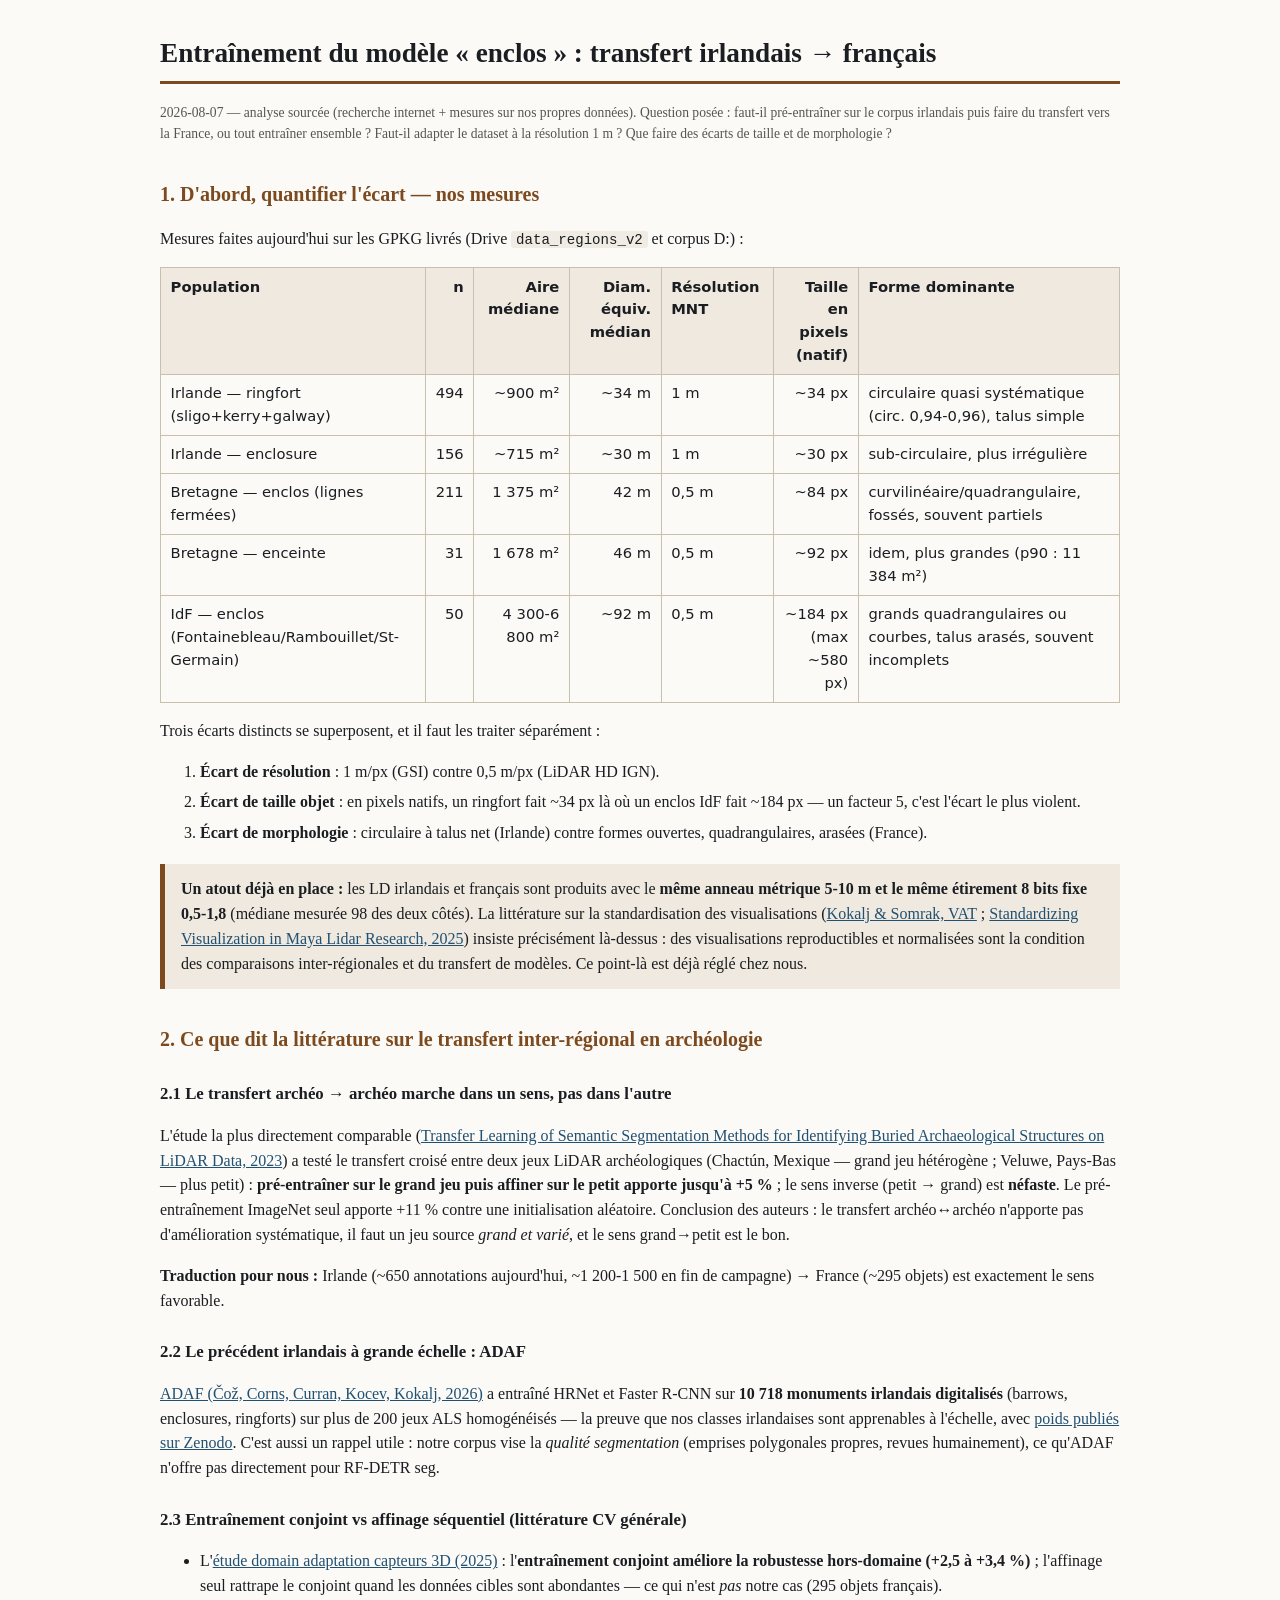
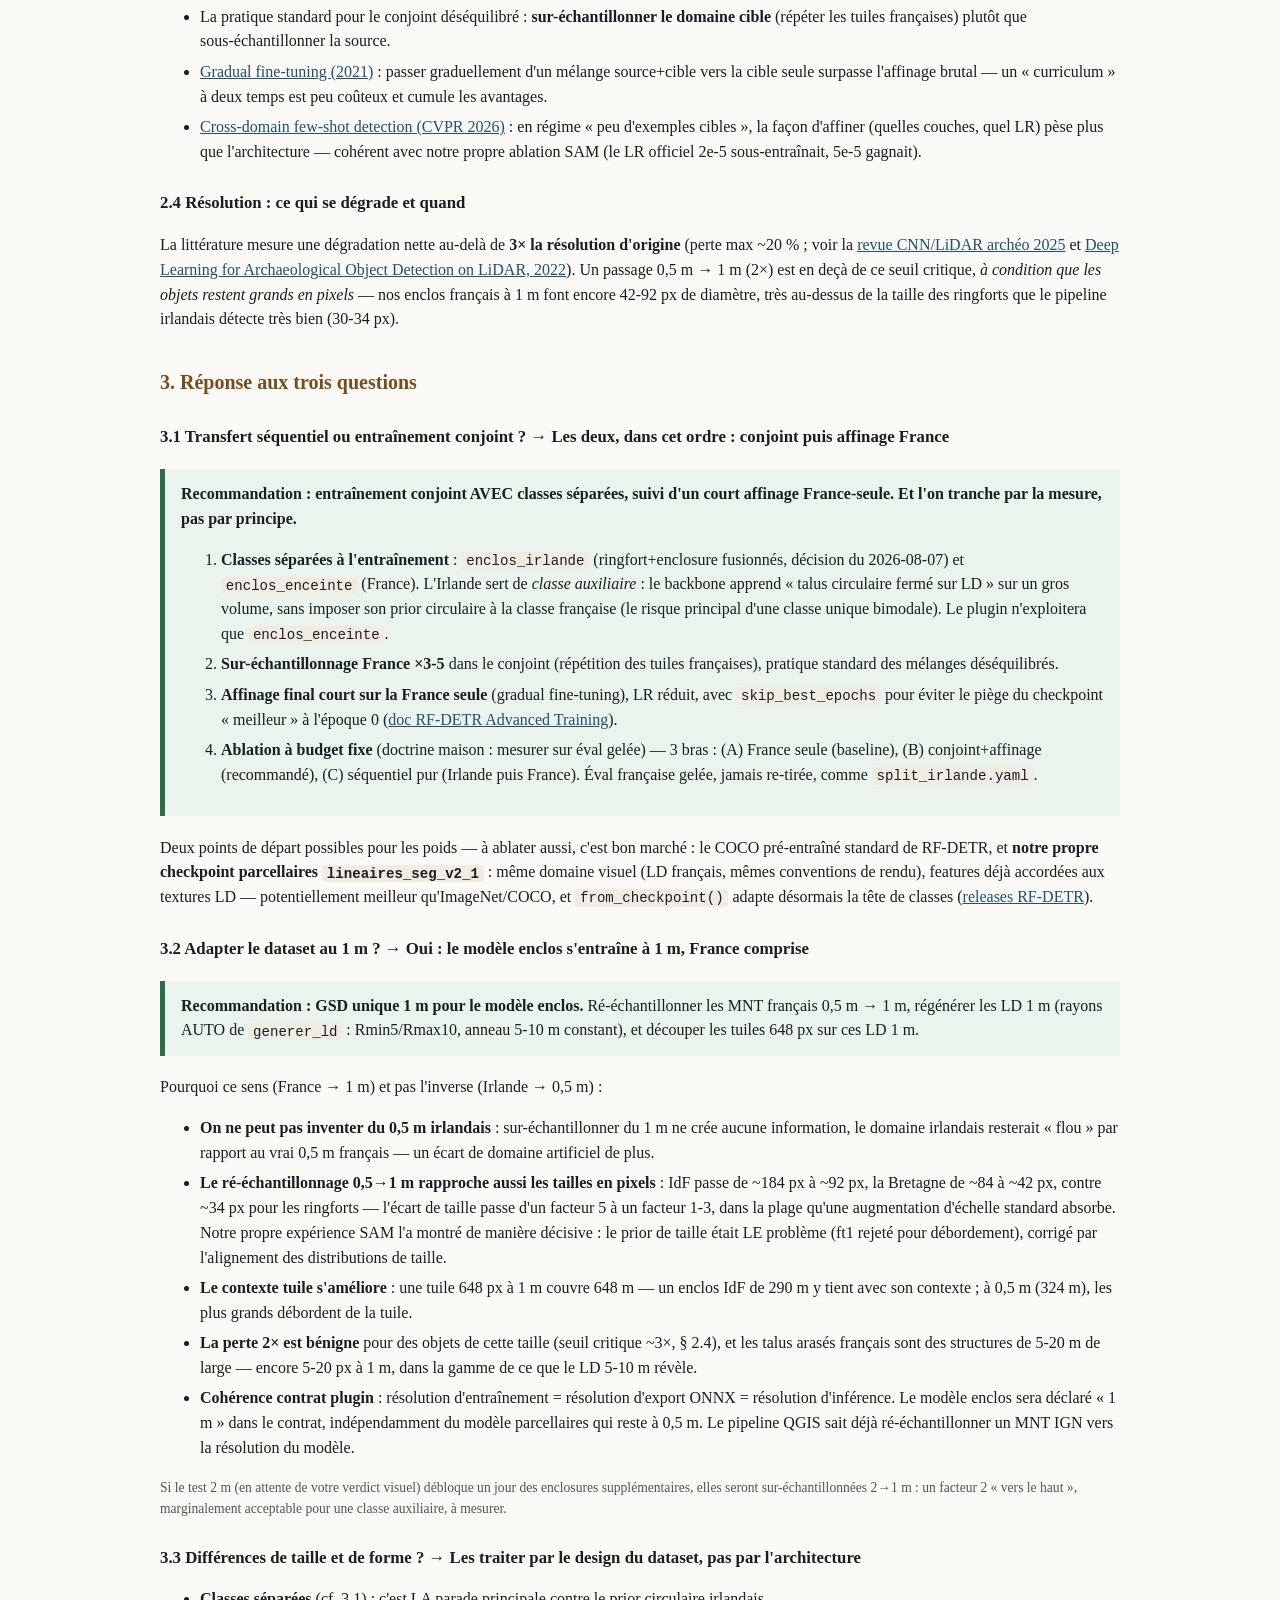
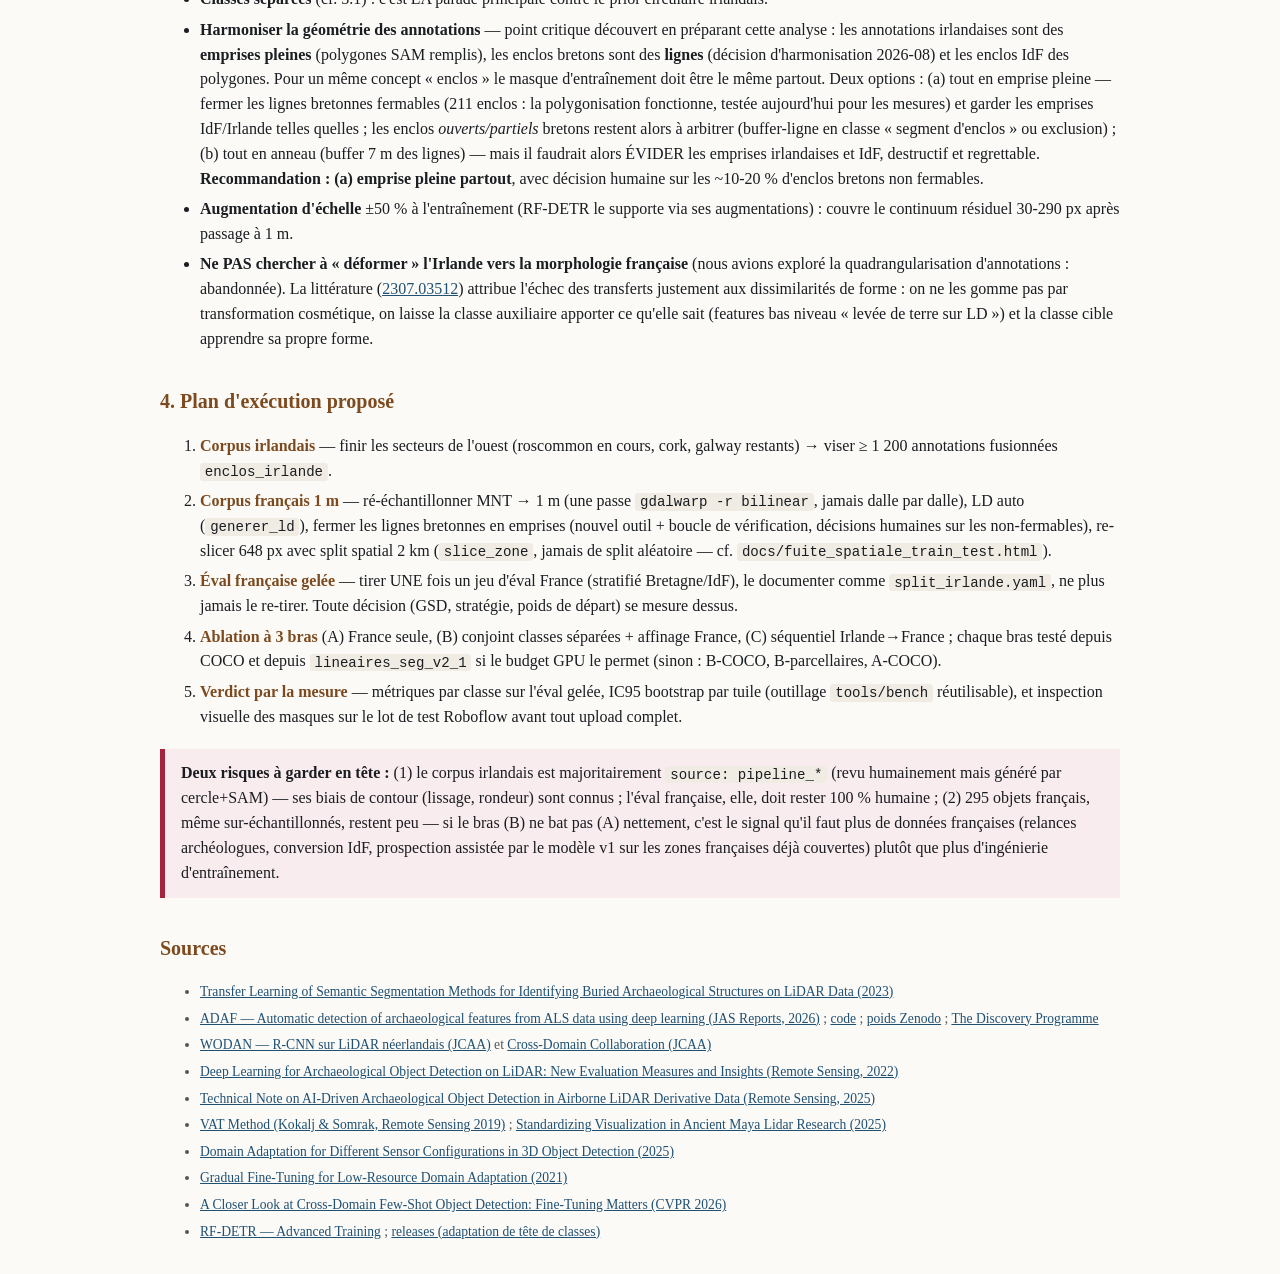
<file: docs/strategie_entrainement_enclos.html>
<!DOCTYPE html>
<html lang="fr">
<head>
<meta charset="utf-8">
<title>Stratégie d'entraînement — enclos français × corpus irlandais</title>
<style>
  :root { --encre:#1a1d21; --papier:#fbfaf7; --accent:#7c4a1e; --ok:#2c6e49; --alerte:#a4243b; --doux:#efe9df; }
  body { font-family: Georgia, 'Times New Roman', serif; background:var(--papier); color:var(--encre);
         max-width: 960px; margin: 2rem auto; padding: 0 1.5rem; line-height: 1.55; }
  h1 { font-size: 1.7rem; border-bottom: 3px solid var(--accent); padding-bottom:.4rem; }
  h2 { font-size: 1.25rem; color: var(--accent); margin-top: 2.2rem; }
  h3 { font-size: 1.05rem; margin-top: 1.6rem; }
  table { border-collapse: collapse; width: 100%; margin: 1rem 0; font-size: .92rem;
          font-family: system-ui, sans-serif; }
  th, td { border: 1px solid #c9bfae; padding: .45rem .6rem; text-align: left; vertical-align: top; }
  th { background: var(--doux); }
  .num { text-align: right; font-variant-numeric: tabular-nums; }
  .verdict { background: #eaf3ec; border-left: 5px solid var(--ok); padding: .8rem 1rem; margin: 1.2rem 0; }
  .attention { background: #f9ecee; border-left: 5px solid var(--alerte); padding: .8rem 1rem; margin: 1.2rem 0; }
  .note { background: var(--doux); border-left: 5px solid var(--accent); padding: .8rem 1rem; margin: 1.2rem 0; }
  code { font-family: Consolas, monospace; font-size: .88em; background: #f0ece3; padding: .05rem .3rem; border-radius: 3px; }
  a { color: #205072; }
  .src { font-size: .85rem; color: #555; }
  ol li, ul li { margin-bottom: .35rem; }
  .etape { font-weight: bold; color: var(--accent); }
</style>
</head>
<body>

<h1>Entraînement du modèle « enclos » : transfert irlandais → français</h1>
<p class="src">2026-08-07 — analyse sourcée (recherche internet + mesures sur nos propres données).
Question posée : faut-il pré-entraîner sur le corpus irlandais puis faire du transfert vers la France,
ou tout entraîner ensemble ? Faut-il adapter le dataset à la résolution 1 m ? Que faire des écarts
de taille et de morphologie ?</p>

<h2>1. D'abord, quantifier l'écart — nos mesures</h2>
<p>Mesures faites aujourd'hui sur les GPKG livrés (Drive <code>data_regions_v2</code> et corpus D:) :</p>
<table>
<tr><th>Population</th><th class="num">n</th><th class="num">Aire médiane</th><th class="num">Diam. équiv. médian</th><th>Résolution MNT</th><th class="num">Taille en pixels (natif)</th><th>Forme dominante</th></tr>
<tr><td>Irlande — ringfort (sligo+kerry+galway)</td><td class="num">494</td><td class="num">~900 m²</td><td class="num">~34 m</td><td>1 m</td><td class="num">~34 px</td><td>circulaire quasi systématique (circ. 0,94-0,96), talus simple</td></tr>
<tr><td>Irlande — enclosure</td><td class="num">156</td><td class="num">~715 m²</td><td class="num">~30 m</td><td>1 m</td><td class="num">~30 px</td><td>sub-circulaire, plus irrégulière</td></tr>
<tr><td>Bretagne — enclos (lignes fermées)</td><td class="num">211</td><td class="num">1 375 m²</td><td class="num">42 m</td><td>0,5 m</td><td class="num">~84 px</td><td>curvilinéaire/quadrangulaire, fossés, souvent partiels</td></tr>
<tr><td>Bretagne — enceinte</td><td class="num">31</td><td class="num">1 678 m²</td><td class="num">46 m</td><td>0,5 m</td><td class="num">~92 px</td><td>idem, plus grandes (p90 : 11 384 m²)</td></tr>
<tr><td>IdF — enclos (Fontainebleau/Rambouillet/St-Germain)</td><td class="num">50</td><td class="num">4 300-6 800 m²</td><td class="num">~92 m</td><td>0,5 m</td><td class="num">~184 px (max ~580 px)</td><td>grands quadrangulaires ou courbes, talus arasés, souvent incomplets</td></tr>
</table>
<p>Trois écarts distincts se superposent, et il faut les traiter séparément :</p>
<ol>
<li><b>Écart de résolution</b> : 1 m/px (GSI) contre 0,5 m/px (LiDAR HD IGN).</li>
<li><b>Écart de taille objet</b> : en pixels natifs, un ringfort fait ~34 px là où un enclos IdF fait ~184 px — un facteur 5, c'est l'écart le plus violent.</li>
<li><b>Écart de morphologie</b> : circulaire à talus net (Irlande) contre formes ouvertes, quadrangulaires, arasées (France).</li>
</ol>

<div class="note"><b>Un atout déjà en place :</b> les LD irlandais et français sont produits avec le
<b>même anneau métrique 5-10 m et le même étirement 8 bits fixe 0,5-1,8</b> (médiane mesurée 98 des
deux côtés). La littérature sur la standardisation des visualisations
(<a href="https://www.mdpi.com/2072-4292/11/24/2946">Kokalj &amp; Somrak, VAT</a> ;
<a href="https://onlinelibrary.wiley.com/doi/abs/10.1002/arp.70002">Standardizing Visualization in Maya Lidar Research, 2025</a>)
insiste précisément là-dessus : des visualisations reproductibles et normalisées sont la condition
des comparaisons inter-régionales et du transfert de modèles. Ce point-là est déjà réglé chez nous.</div>

<h2>2. Ce que dit la littérature sur le transfert inter-régional en archéologie</h2>

<h3>2.1 Le transfert archéo → archéo marche dans un sens, pas dans l'autre</h3>
<p>L'étude la plus directement comparable
(<a href="https://arxiv.org/html/2307.03512">Transfer Learning of Semantic Segmentation Methods
for Identifying Buried Archaeological Structures on LiDAR Data, 2023</a>) a testé le transfert croisé
entre deux jeux LiDAR archéologiques (Chactún, Mexique — grand jeu hétérogène ; Veluwe, Pays-Bas — plus
petit) : <b>pré-entraîner sur le grand jeu puis affiner sur le petit apporte jusqu'à +5 %</b> ;
le sens inverse (petit → grand) est <b>néfaste</b>. Le pré-entraînement ImageNet seul apporte +11 %
contre une initialisation aléatoire. Conclusion des auteurs : le transfert archéo↔archéo n'apporte
pas d'amélioration systématique, il faut un jeu source <i>grand et varié</i>, et le sens
grand→petit est le bon.</p>
<p><b>Traduction pour nous :</b> Irlande (~650 annotations aujourd'hui, ~1 200-1 500 en fin de
campagne) → France (~295 objets) est exactement le sens favorable.</p>

<h3>2.2 Le précédent irlandais à grande échelle : ADAF</h3>
<p><a href="https://www.sciencedirect.com/science/article/pii/S2352409X26001689">ADAF
(Čož, Corns, Curran, Kocev, Kokalj, 2026)</a> a entraîné HRNet et Faster R-CNN sur
<b>10 718 monuments irlandais digitalisés</b> (barrows, enclosures, ringforts) sur plus de 200 jeux
ALS homogénéisés — la preuve que nos classes irlandaises sont apprenables à l'échelle, avec
<a href="https://zenodo.org/records/15848663">poids publiés sur Zenodo</a>. C'est aussi un rappel
utile : notre corpus vise la <i>qualité segmentation</i> (emprises polygonales propres, revues
humainement), ce qu'ADAF n'offre pas directement pour RF-DETR seg.</p>

<h3>2.3 Entraînement conjoint vs affinage séquentiel (littérature CV générale)</h3>
<ul>
<li>L'<a href="https://arxiv.org/html/2509.04711v1">étude domain adaptation capteurs 3D (2025)</a> :
l'<b>entraînement conjoint améliore la robustesse hors-domaine (+2,5 à +3,4 %)</b> ; l'affinage seul
rattrape le conjoint quand les données cibles sont abondantes — ce qui n'est <i>pas</i> notre cas
(295 objets français).</li>
<li>La pratique standard pour le conjoint déséquilibré : <b>sur-échantillonner le domaine cible</b>
(répéter les tuiles françaises) plutôt que sous-échantillonner la source.</li>
<li><a href="https://arxiv.org/pdf/2103.02205">Gradual fine-tuning (2021)</a> : passer graduellement
d'un mélange source+cible vers la cible seule surpasse l'affinage brutal — un « curriculum » à deux
temps est peu coûteux et cumule les avantages.</li>
<li><a href="https://openaccess.thecvf.com/content/CVPR2026/papers/Yu_A_Closer_Look_at_Cross-Domain_Few-Shot_Object_Detection_Fine-Tuning_Matters_CVPR_2026_paper.pdf">Cross-domain few-shot detection (CVPR 2026)</a> :
en régime « peu d'exemples cibles », la façon d'affiner (quelles couches, quel LR) pèse plus que
l'architecture — cohérent avec notre propre ablation SAM (le LR officiel 2e-5 sous-entraînait, 5e-5 gagnait).</li>
</ul>

<h3>2.4 Résolution : ce qui se dégrade et quand</h3>
<p>La littérature mesure une dégradation nette au-delà de <b>3× la résolution d'origine</b>
(perte max ~20 % ; voir la <a href="https://doi.org/10.3390/rs17152733">revue CNN/LiDAR archéo 2025</a>
et <a href="https://www.mdpi.com/2072-4292/14/7/1694">Deep Learning for Archaeological Object Detection
on LiDAR, 2022</a>). Un passage 0,5 m → 1 m (2×) est en deçà de ce seuil critique, <i>à condition que
les objets restent grands en pixels</i> — nos enclos français à 1 m font encore 42-92 px de diamètre,
très au-dessus de la taille des ringforts que le pipeline irlandais détecte très bien (30-34 px).</p>

<h2>3. Réponse aux trois questions</h2>

<h3>3.1 Transfert séquentiel ou entraînement conjoint ? → Les deux, dans cet ordre : conjoint puis affinage France</h3>
<div class="verdict">
<b>Recommandation : entraînement conjoint AVEC classes séparées, suivi d'un court affinage
France-seule. Et l'on tranche par la mesure, pas par principe.</b>
<ol>
<li><b>Classes séparées à l'entraînement</b> : <code>enclos_irlande</code> (ringfort+enclosure
fusionnés, décision du 2026-08-07) et <code>enclos_enceinte</code> (France). L'Irlande sert de
<i>classe auxiliaire</i> : le backbone apprend « talus circulaire fermé sur LD » sur un gros volume,
sans imposer son prior circulaire à la classe française (le risque principal d'une classe unique
bimodale). Le plugin n'exploitera que <code>enclos_enceinte</code>.</li>
<li><b>Sur-échantillonnage France ×3-5</b> dans le conjoint (répétition des tuiles françaises),
pratique standard des mélanges déséquilibrés.</li>
<li><b>Affinage final court sur la France seule</b> (gradual fine-tuning), LR réduit, avec
<code>skip_best_epochs</code> pour éviter le piège du checkpoint « meilleur » à l'époque 0
(<a href="https://rfdetr.roboflow.com/latest/learn/train/advanced/">doc RF-DETR Advanced Training</a>).</li>
<li><b>Ablation à budget fixe</b> (doctrine maison : mesurer sur éval gelée) — 3 bras :
(A) France seule (baseline), (B) conjoint+affinage (recommandé), (C) séquentiel pur
(Irlande puis France). Éval française gelée, jamais re-tirée, comme <code>split_irlande.yaml</code>.</li>
</ol>
</div>
<p>Deux points de départ possibles pour les poids — à ablater aussi, c'est bon marché :
le COCO pré-entraîné standard de RF-DETR, et <b>notre propre checkpoint parcellaires
<code>lineaires_seg_v2_1</code></b> : même domaine visuel (LD français, mêmes conventions
de rendu), features déjà accordées aux textures LD — potentiellement meilleur qu'ImageNet/COCO,
et <code>from_checkpoint()</code> adapte désormais la tête de classes
(<a href="https://github.com/roboflow/rf-detr/releases">releases RF-DETR</a>).</p>

<h3>3.2 Adapter le dataset au 1 m ? → Oui : le modèle enclos s'entraîne à 1 m, France comprise</h3>
<div class="verdict">
<b>Recommandation : GSD unique 1 m pour le modèle enclos.</b> Ré-échantillonner les MNT français
0,5 m → 1 m, régénérer les LD 1 m (rayons AUTO de <code>generer_ld</code> : Rmin5/Rmax10, anneau
5-10 m constant), et découper les tuiles 648 px sur ces LD 1 m.
</div>
<p>Pourquoi ce sens (France → 1 m) et pas l'inverse (Irlande → 0,5 m) :</p>
<ul>
<li><b>On ne peut pas inventer du 0,5 m irlandais</b> : sur-échantillonner du 1 m ne crée aucune
information, le domaine irlandais resterait « flou » par rapport au vrai 0,5 m français — un écart de
domaine artificiel de plus.</li>
<li><b>Le ré-échantillonnage 0,5→1 m rapproche aussi les tailles en pixels</b> : IdF passe de
~184 px à ~92 px, la Bretagne de ~84 à ~42 px, contre ~34 px pour les ringforts — l'écart de
taille passe d'un facteur 5 à un facteur 1-3, dans la plage qu'une augmentation d'échelle standard
absorbe. Notre propre expérience SAM l'a montré de manière décisive : le prior de taille était LE
problème (ft1 rejeté pour débordement), corrigé par l'alignement des distributions de taille.</li>
<li><b>Le contexte tuile s'améliore</b> : une tuile 648 px à 1 m couvre 648 m — un enclos IdF de
290 m y tient avec son contexte ; à 0,5 m (324 m), les plus grands débordent de la tuile.</li>
<li><b>La perte 2× est bénigne</b> pour des objets de cette taille (seuil critique ~3×, § 2.4), et les
talus arasés français sont des structures de 5-20 m de large — encore 5-20 px à 1 m, dans la gamme
de ce que le LD 5-10 m révèle.</li>
<li><b>Cohérence contrat plugin</b> : résolution d'entraînement = résolution d'export ONNX = résolution
d'inférence. Le modèle enclos sera déclaré « 1 m » dans le contrat, indépendamment du modèle
parcellaires qui reste à 0,5 m. Le pipeline QGIS sait déjà ré-échantillonner un MNT IGN vers la
résolution du modèle.</li>
</ul>
<p class="src">Si le test 2 m (en attente de votre verdict visuel) débloque un jour des enclosures
supplémentaires, elles seront sur-échantillonnées 2→1 m : un facteur 2 « vers le haut », marginalement
acceptable pour une classe auxiliaire, à mesurer.</p>

<h3>3.3 Différences de taille et de forme ? → Les traiter par le design du dataset, pas par l'architecture</h3>
<ul>
<li><b>Classes séparées</b> (cf. 3.1) : c'est LA parade principale contre le prior circulaire irlandais.</li>
<li><b>Harmoniser la géométrie des annotations</b> — point critique découvert en préparant cette
analyse : les annotations irlandaises sont des <b>emprises pleines</b> (polygones SAM remplis),
les enclos bretons sont des <b>lignes</b> (décision d'harmonisation 2026-08) et les enclos IdF des
polygones. Pour un même concept « enclos » le masque d'entraînement doit être le même partout.
Deux options : (a) tout en emprise pleine — fermer les lignes bretonnes fermables (211 enclos :
la polygonisation fonctionne, testée aujourd'hui pour les mesures) et garder les emprises IdF/Irlande
telles quelles ; les enclos <i>ouverts/partiels</i> bretons restent alors à arbitrer (buffer-ligne en
classe « segment d'enclos » ou exclusion) ; (b) tout en anneau (buffer 7 m des lignes) — mais il
faudrait alors ÉVIDER les emprises irlandaises et IdF, destructif et regrettable. <b>Recommandation :
(a) emprise pleine partout</b>, avec décision humaine sur les ~10-20 % d'enclos bretons non fermables.</li>
<li><b>Augmentation d'échelle</b> ±50 % à l'entraînement (RF-DETR le supporte via ses augmentations) :
couvre le continuum résiduel 30-290 px après passage à 1 m.</li>
<li><b>Ne PAS chercher à « déformer » l'Irlande vers la morphologie française</b> (nous avions exploré
la quadrangularisation d'annotations : abandonnée). La littérature (<a href="https://arxiv.org/html/2307.03512">2307.03512</a>)
attribue l'échec des transferts justement aux dissimilarités de forme : on ne les gomme pas par
transformation cosmétique, on laisse la classe auxiliaire apporter ce qu'elle sait (features bas
niveau « levée de terre sur LD ») et la classe cible apprendre sa propre forme.</li>
</ul>

<h2>4. Plan d'exécution proposé</h2>
<ol>
<li><span class="etape">Corpus irlandais</span> — finir les secteurs de l'ouest (roscommon en cours,
cork, galway restants) → viser ≥ 1 200 annotations fusionnées <code>enclos_irlande</code>.</li>
<li><span class="etape">Corpus français 1 m</span> — ré-échantillonner MNT → 1 m (une passe
<code>gdalwarp -r bilinear</code>, jamais dalle par dalle), LD auto (<code>generer_ld</code>),
fermer les lignes bretonnes en emprises (nouvel outil + boucle de vérification, décisions humaines
sur les non-fermables), re-slicer 648 px avec split spatial 2 km (<code>slice_zone</code>,
jamais de split aléatoire — cf. <code>docs/fuite_spatiale_train_test.html</code>).</li>
<li><span class="etape">Éval française gelée</span> — tirer UNE fois un jeu d'éval France
(stratifié Bretagne/IdF), le documenter comme <code>split_irlande.yaml</code>, ne plus jamais le
re-tirer. Toute décision (GSD, stratégie, poids de départ) se mesure dessus.</li>
<li><span class="etape">Ablation à 3 bras</span> (A) France seule, (B) conjoint classes séparées +
affinage France, (C) séquentiel Irlande→France ; chaque bras testé depuis COCO et depuis
<code>lineaires_seg_v2_1</code> si le budget GPU le permet (sinon : B-COCO, B-parcellaires, A-COCO).</li>
<li><span class="etape">Verdict par la mesure</span> — métriques par classe sur l'éval gelée,
IC95 bootstrap par tuile (outillage <code>tools/bench</code> réutilisable), et inspection visuelle
des masques sur le lot de test Roboflow avant tout upload complet.</li>
</ol>

<div class="attention"><b>Deux risques à garder en tête :</b>
(1) le corpus irlandais est majoritairement <code>source: pipeline_*</code> (revu humainement mais
généré par cercle+SAM) — ses biais de contour (lissage, rondeur) sont connus ; l'éval française,
elle, doit rester 100 % humaine ;
(2) 295 objets français, même sur-échantillonnés, restent peu — si le bras (B) ne bat pas (A)
nettement, c'est le signal qu'il faut plus de données françaises (relances archéologues, conversion
IdF, prospection assistée par le modèle v1 sur les zones françaises déjà couvertes) plutôt que plus
d'ingénierie d'entraînement.</div>

<h2>Sources</h2>
<ul class="src">
<li><a href="https://arxiv.org/html/2307.03512">Transfer Learning of Semantic Segmentation Methods for Identifying Buried Archaeological Structures on LiDAR Data (2023)</a></li>
<li><a href="https://www.sciencedirect.com/science/article/pii/S2352409X26001689">ADAF — Automatic detection of archaeological features from ALS data using deep learning (JAS Reports, 2026)</a> ; <a href="https://github.com/EarthObservation/adaf">code</a> ; <a href="https://zenodo.org/records/15848663">poids Zenodo</a> ; <a href="https://discoveryprogramme.ie/projects/past-projects/tii-adaf-mlm-project/">The Discovery Programme</a></li>
<li><a href="https://journal.caa-international.org/articles/10.5334/jcaa.32">WODAN — R-CNN sur LiDAR néerlandais (JCAA)</a> et <a href="https://journal.caa-international.org/articles/10.5334/jcaa.78">Cross-Domain Collaboration (JCAA)</a></li>
<li><a href="https://www.mdpi.com/2072-4292/14/7/1694">Deep Learning for Archaeological Object Detection on LiDAR: New Evaluation Measures and Insights (Remote Sensing, 2022)</a></li>
<li><a href="https://doi.org/10.3390/rs17152733">Technical Note on AI-Driven Archaeological Object Detection in Airborne LiDAR Derivative Data (Remote Sensing, 2025)</a></li>
<li><a href="https://www.mdpi.com/2072-4292/11/24/2946">VAT Method (Kokalj &amp; Somrak, Remote Sensing 2019)</a> ; <a href="https://onlinelibrary.wiley.com/doi/abs/10.1002/arp.70002">Standardizing Visualization in Ancient Maya Lidar Research (2025)</a></li>
<li><a href="https://arxiv.org/html/2509.04711v1">Domain Adaptation for Different Sensor Configurations in 3D Object Detection (2025)</a></li>
<li><a href="https://arxiv.org/pdf/2103.02205">Gradual Fine-Tuning for Low-Resource Domain Adaptation (2021)</a></li>
<li><a href="https://openaccess.thecvf.com/content/CVPR2026/papers/Yu_A_Closer_Look_at_Cross-Domain_Few-Shot_Object_Detection_Fine-Tuning_Matters_CVPR_2026_paper.pdf">A Closer Look at Cross-Domain Few-Shot Object Detection: Fine-Tuning Matters (CVPR 2026)</a></li>
<li><a href="https://rfdetr.roboflow.com/latest/learn/train/advanced/">RF-DETR — Advanced Training</a> ; <a href="https://github.com/roboflow/rf-detr/releases">releases (adaptation de tête de classes)</a></li>
</ul>

</body>
</html>
</file>
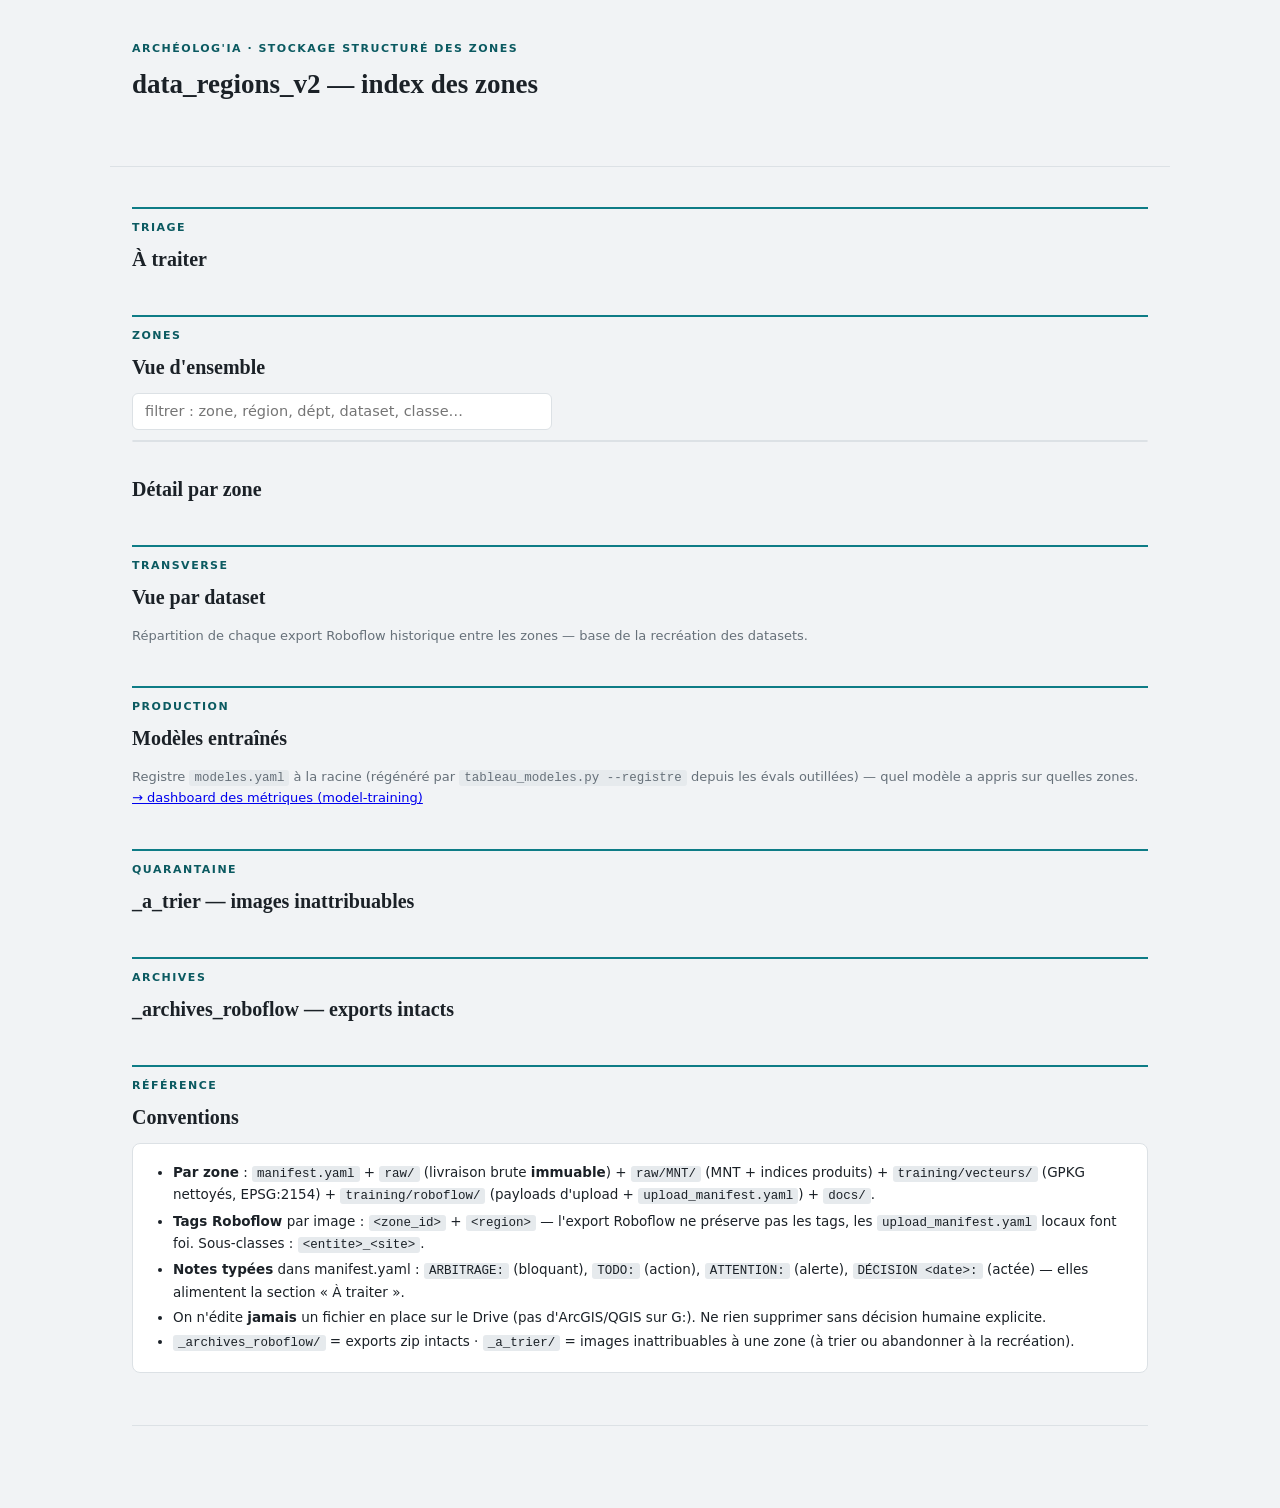
<file: tools/v2_index_template.html>
<!doctype html>
<html lang="fr">
<head>
<meta charset="utf-8">
<meta name="viewport" content="width=device-width, initial-scale=1">
<title>data_regions_v2 — index des zones</title>
<style>
  :root {
    color-scheme: light dark;
    --bg: #F1F3F5; --panel: #FFFFFF; --panel2: #E6EAED;
    --ink: #1B2127; --muted: #667079;
    --accent: #0E7C86; --accent-ink: #0B5A61; --bar: #3AA0A8;
    --line: #DCE1E5;
    --crit-bg: #FBE4E1; --crit-ink: #B23A2E;
    --warn-bg: #FBEED0; --warn-ink: #8A6410;
    --ok-bg: #DCEEE0; --ok-ink: #2E7D46;
    --info-bg: #E1E8EC; --info-ink: #0B5A61;
  }
  @media (prefers-color-scheme: dark) { :root {
    --bg: #161A1D; --panel: #1E2429; --panel2: #262D33;
    --ink: #E6EAED; --muted: #93A0A8;
    --accent: #4FC3CC; --accent-ink: #6FD3DB; --bar: #2E8B93;
    --line: #313A40;
    --crit-bg: #452420; --crit-ink: #E8998C;
    --warn-bg: #40320F; --warn-ink: #DBB562;
    --ok-bg: #1E3626; --ok-ink: #7FC593;
    --info-bg: #23303A; --info-ink: #6FD3DB;
  } }
  * { box-sizing: border-box; }
  body { margin: 0; background: var(--bg); color: var(--ink);
         font: 14.5px/1.55 system-ui, "Segoe UI", sans-serif; }
  .wrap { max-width: 1060px; margin: 0 auto; padding: 36px 22px 80px; }
  h1, h2, h3, h4 { font-family: Georgia, "Times New Roman", serif; text-wrap: balance; }
  h1 { font-size: 27px; margin: 6px 0 4px; font-weight: 600; }
  h2 { font-size: 20px; margin: 0 0 10px; font-weight: 600; }
  h3.region-h { font-size: 17px; font-weight: 600; margin: 26px 0 10px; color: var(--accent-ink); }
  h4 { font-size: 16px; margin: 0 0 4px; font-weight: 600; }
  .eyebrow { font-size: 11px; text-transform: uppercase; letter-spacing: 1.5px;
             color: var(--accent-ink); font-weight: 600; }
  section > .eyebrow { display: block; border-top: 2px solid var(--accent);
                       padding-top: 10px; margin-bottom: 8px; }
  .sub { color: var(--muted); font-size: 13px; }
  section { margin-top: 40px; }
  [id] { scroll-margin-top: 58px; }
  /* ---- nav sticky ---- */
  .nav { position: sticky; top: 0; z-index: 10; background: var(--bg);
         border-bottom: 1px solid var(--line); margin: 22px -22px 0;
         padding: 8px 22px; font-size: 13px; display: flex; flex-wrap: wrap;
         gap: 4px 18px; }
  .nav a { color: var(--accent-ink); text-decoration: none; font-weight: 600; }
  .nav a:hover, .nav a:focus-visible { text-decoration: underline; }
  .nav .n-count { color: var(--warn-ink); }
  /* ---- tuiles ---- */
  .stats { display: grid; grid-template-columns: repeat(auto-fit, minmax(135px, 1fr));
           gap: 10px; margin-top: 22px; }
  .stat { background: var(--panel); border: 1px solid var(--line); border-radius: 6px;
          padding: 11px 13px; display: block; color: inherit; text-decoration: none; }
  .stat .n { font-size: 21px; font-weight: 650; font-variant-numeric: tabular-nums; }
  .stat .l { font-size: 11px; color: var(--muted); text-transform: uppercase;
             letter-spacing: 0.5px; margin-top: 1px; }
  .stat.warn .n { color: var(--warn-ink); }
  .stat.ok .n { color: var(--ok-ink); }
  /* ---- chips ---- */
  .chip { display: inline-block; border-radius: 3px; padding: 1px 8px; font-size: 11.5px;
          font-weight: 600; margin: 1px 4px 1px 0; text-decoration: none; }
  .chip.tag  { background: var(--info-bg); color: var(--info-ink); font-family: Consolas, monospace; }
  .chip.crit { background: var(--crit-bg); color: var(--crit-ink); }
  .chip.warn { background: var(--warn-bg); color: var(--warn-ink); }
  .chip.ok   { background: var(--ok-bg); color: var(--ok-ink); }
  .chip.info { background: var(--panel2); color: var(--muted); }
  .chip.hit  { outline: 1px solid currentColor; font-weight: 600; }
  a.chip:hover, a.chip:focus-visible { outline: 1px solid currentColor; }
  /* ---- cartes / boxes ---- */
  .zone, .card { background: var(--panel); border: 1px solid var(--line); border-radius: 8px;
          padding: 16px 20px; margin: 12px 0; }
  .zone-head { display: flex; flex-wrap: wrap; align-items: baseline; gap: 8px 10px; }
  .zone-head .meta { color: var(--muted); font-size: 13px; margin-left: auto; }
  .cols { display: grid; grid-template-columns: repeat(auto-fit, minmax(290px, 1fr));
          gap: 14px; margin-top: 12px; }
  .box { background: var(--panel2); border-radius: 6px; padding: 10px 14px; }
  .box .bt { font-size: 11px; text-transform: uppercase; letter-spacing: 0.6px;
             color: var(--muted); margin-bottom: 6px; font-weight: 600; }
  .box .bt a { color: var(--accent-ink); }
  .na { color: var(--muted); font-style: italic; }
  code, .mono { font-family: Consolas, "Cascadia Mono", monospace; font-size: 12.5px; }
  code { background: var(--panel2); border-radius: 3px; padding: 1px 5px; }
  /* ---- notes actionnables visibles ---- */
  .todo-list { margin: 10px 0 0; padding: 0; list-style: none; }
  .todo-list li { margin: 6px 0; font-size: 13.5px; max-width: 92ch; }
  /* ---- barres de classes ---- */
  .bar-row { display: grid; grid-template-columns: minmax(120px, 210px) 1fr 70px;
             align-items: center; gap: 8px; margin: 3px 0; font-size: 12.5px; }
  .bar-row .lbl { overflow: hidden; text-overflow: ellipsis; white-space: nowrap;
                  font-family: Consolas, monospace; }
  .bar-track { background: var(--panel2); border-radius: 3px; height: 12px; }
  .zone .bar-track { background: var(--bg); }
  .bar-fill { background: var(--bar); border-radius: 3px; height: 12px; min-width: 2px; }
  .bar-row .val { text-align: right; font-variant-numeric: tabular-nums; color: var(--muted); }
  .splits { display: flex; gap: 14px; flex-wrap: wrap; font-size: 12.5px;
            color: var(--muted); margin: 4px 0 8px; }
  .splits b { color: var(--ink); font-variant-numeric: tabular-nums; }
  details { margin-top: 8px; }
  summary { cursor: pointer; color: var(--accent-ink); font-size: 13px; }
  details ul { margin: 6px 0 2px; padding-left: 20px; }
  details li { margin: 4px 0; font-size: 13px; max-width: 90ch; }
  /* ---- tables ---- */
  .tbl { overflow-x: auto; background: var(--panel); border: 1px solid var(--line);
         border-radius: 6px; margin-top: 10px; }
  table { border-collapse: collapse; width: 100%; font-size: 13px; }
  th, td { text-align: left; padding: 7px 12px; border-top: 1px solid var(--line); }
  thead th { border-top: none; font-size: 10.5px; text-transform: uppercase;
             letter-spacing: 0.5px; color: var(--muted); white-space: nowrap; }
  #tbl-zones thead th { cursor: pointer; user-select: none; }
  #tbl-zones thead th .arrow { color: var(--accent-ink); }
  td.num, th.num { text-align: right; font-variant-numeric: tabular-nums; }
  td a { color: var(--accent-ink); }
  .filterbar { display: flex; align-items: center; gap: 12px; margin-top: 6px; flex-wrap: wrap; }
  .filterbar input { flex: 1 1 260px; max-width: 420px; background: var(--panel);
      border: 1px solid var(--line); border-radius: 6px; color: var(--ink);
      font: inherit; padding: 6px 12px; }
  .filterbar input:focus-visible { outline: 2px solid var(--accent); }
  .rules { background: var(--panel); border: 1px solid var(--line); border-radius: 8px;
           padding: 14px 20px; font-size: 13.5px; }
  .rules ul { margin: 4px 0; padding-left: 20px; }
  .rules li { margin: 4px 0; }
  .foot { margin-top: 52px; border-top: 1px solid var(--line); padding-top: 12px;
          font-size: 12.5px; color: var(--muted); }
  .foot code { font-size: 11.5px; }
  [hidden] { display: none !important; }
</style>
</head>
<body>
<div class="wrap">
  <header>
    <span class="eyebrow">Archéolog'IA · stockage structuré des zones</span>
    <h1>data_regions_v2 — index des zones</h1>
    <div class="sub" id="subtitle"></div>
    <div class="stats" id="stats"></div>
  </header>

  <nav class="nav" id="nav" aria-label="Sections"></nav>

  <section id="a-traiter">
    <span class="eyebrow">Triage</span>
    <h2>À traiter</h2>
    <div id="actions"></div>
  </section>

  <section id="zones">
    <span class="eyebrow">Zones</span>
    <h2>Vue d'ensemble</h2>
    <div class="filterbar">
      <input id="filter" type="search" placeholder="filtrer : zone, région, dépt, dataset, classe…"
             aria-label="Filtrer les zones">
      <span class="sub" id="filter-count"></span>
    </div>
    <div class="tbl"><table id="tbl-zones"></table></div>
    <h2 style="margin-top:32px">Détail par zone</h2>
    <div id="zones-detail"></div>
  </section>

  <section id="datasets">
    <span class="eyebrow">Transverse</span>
    <h2>Vue par dataset</h2>
    <p class="sub">Répartition de chaque export Roboflow historique entre les zones — base de la recréation des datasets.</p>
    <div id="datasets-detail"></div>
  </section>

  <section id="modeles">
    <span class="eyebrow">Production</span>
    <h2>Modèles entraînés</h2>
    <p class="sub">Registre <code>modeles.yaml</code> à la racine (régénéré par <code>tableau_modeles.py --registre</code> depuis les évals outillées) — quel modèle a appris sur quelles zones. <a href="../../model-training/index.html">→ dashboard des métriques (model-training)</a></p>
    <div id="modeles-detail"></div>
  </section>

  <section id="quarantaine">
    <span class="eyebrow">Quarantaine</span>
    <h2>_a_trier — images inattribuables</h2>
    <div id="atrier"></div>
  </section>

  <section id="archives">
    <span class="eyebrow">Archives</span>
    <h2>_archives_roboflow — exports intacts</h2>
    <div id="archives-list"></div>
  </section>

  <section id="conventions">
    <span class="eyebrow">Référence</span>
    <h2>Conventions</h2>
    <div class="rules">
      <ul>
        <li><b>Par zone</b> : <code>manifest.yaml</code> + <code>raw/</code> (livraison brute <b>immuable</b>) + <code>raw/MNT/</code> (MNT + indices produits) + <code>training/vecteurs/</code> (GPKG nettoyés, EPSG:2154) + <code>training/roboflow/</code> (payloads d'upload + <code>upload_manifest.yaml</code>) + <code>docs/</code>.</li>
        <li><b>Tags Roboflow</b> par image : <code>&lt;zone_id&gt;</code> + <code>&lt;region&gt;</code> — l'export Roboflow ne préserve pas les tags, les <code>upload_manifest.yaml</code> locaux font foi. Sous-classes : <code>&lt;entite&gt;_&lt;site&gt;</code>.</li>
        <li><b>Notes typées</b> dans manifest.yaml : <code>ARBITRAGE:</code> (bloquant), <code>TODO:</code> (action), <code>ATTENTION:</code> (alerte), <code>DÉCISION &lt;date&gt;:</code> (actée) — elles alimentent la section « À traiter ».</li>
        <li>On n'édite <b>jamais</b> un fichier en place sur le Drive (pas d'ArcGIS/QGIS sur G:). Ne rien supprimer sans décision humaine explicite.</li>
        <li><code>_archives_roboflow/</code> = exports zip intacts · <code>_a_trier/</code> = images inattribuables à une zone (à trier ou abandonner à la recréation).</li>
      </ul>
    </div>
  </section>

  <div class="foot" id="foot"></div>
</div>

<script id="v2-data" type="application/json">__V2_JSON__</script>
<script>
"use strict";
const D = JSON.parse(document.getElementById("v2-data").textContent);
const esc = s => String(s).replace(/[&<>"']/g, c =>
  ({"&":"&amp;","<":"&lt;",">":"&gt;",'"':"&quot;","'":"&#39;"}[c]));
const fi = n => (n == null) ? "–" : n.toLocaleString("fr-FR");
const fs = b => b >= 1e9 ? (b/1e9).toFixed(2)+" Go" : b >= 1e6 ? (b/1e6).toFixed(1)+" Mo"
             : b >= 1e3 ? (b/1e3).toFixed(0)+" ko" : b+" o";
const sum = a => a.reduce((x, y) => x + y, 0);
const dsImages = d => sum(Object.values(d.splits).map(s => s.images));
const dsAnnots = d => sum(Object.values(d.splits).map(s => s.annotations));
const zoneEntities = z => [...new Set(z.datasets.flatMap(d => Object.keys(d.classes)))]
  .sort((a, b) => a.localeCompare(b, "fr"));
/* GPKG de référence d'une zone : le *_v2.gpkg (recalé) s'il existe, sinon la
   réunion des couches des autres .gpkg (fichiers complémentaires, pas des versions). */
const zoneCouches = z => {
  const g = (z.vecteurs || {}).gpkg || [];
  if (!g.length) return null;
  const v2 = g.find(x => x.file.endsWith("_v2.gpkg"));
  return v2 ? v2.couches : Object.assign({}, ...g.map(x => x.couches));
};
const FLAG = {
  arbitrage: ["arbitrage", "crit"], todo: ["à faire", "warn"],
  attention: ["attention", "warn"], source: ["source ?", "warn"], raw: ["raw en v1", "info"],
};
const flagChips = (flags, link) => (flags || []).map(f => {
  const [lbl, cls] = FLAG[f] || [f, "info"];
  return link ? `<a class="chip ${cls}" href="${link}">${esc(lbl)}</a>`
              : `<span class="chip ${cls}">${esc(lbl)}</span>`;
}).join("");
const NOTE_CHIP = { arbitrage: ["ARBITRAGE", "crit"], todo: ["TODO", "warn"],
                    attention: ["ATTENTION", "warn"], decision: ["DÉCISION", "info"] };
const zoneModels = {};
(D.modeles || []).forEach(m => (m.zones || []).forEach(z =>
  (zoneModels[z] = zoneModels[z] || []).push(m)));

/* -------------------------------- entête + nav -------------------------------- */
const T = D.totals;
document.getElementById("subtitle").textContent =
  D.root + " — généré le " + D.generated;
document.getElementById("stats").innerHTML = [
  [fi(T.zones), "zones", "", "#zones"], [fi(T.regions), "régions", "", ""],
  [fi(T.images), "images (tous datasets)", "", "#datasets"],
  [fi(T.annotations), "annotations", "", ""],
  [fi(T.raw_files) + ` <small style="font-size:12px">(${fs(T.raw_size)})</small>`, "fichiers raw (vérité terrain)", "", ""],
  [fi(T.actions), "actions en attente", T.actions > 0 ? "warn" : "ok", "#a-traiter"],
].map(([n, l, cls, href]) => {
  const inner = `<div class="n">${n}</div><div class="l">${l}</div>`;
  return href ? `<a class="stat ${cls}" href="${href}">${inner}</a>`
              : `<div class="stat ${cls}">${inner}</div>`;
}).join("");
document.getElementById("nav").innerHTML = [
  ["#a-traiter", T.actions > 0 ? `À traiter <span class="n-count">(${T.actions})</span>` : "À traiter"],
  ["#zones", "Zones"], ["#datasets", "Datasets"], ["#modeles", "Modèles"],
  ["#quarantaine", `Quarantaine${T.a_trier_images ? ` <span class="n-count">(${fi(T.a_trier_images)})</span>` : ""}`],
  ["#archives", "Archives"], ["#conventions", "Conventions"],
].map(([h, l]) => `<a href="${h}">${l}</a>`).join("");

/* ---------------------------------- à traiter ---------------------------------- */
(() => {
  const el = document.getElementById("actions");
  const blocks = [];
  const arb = D.actions.filter(a => a.type === "arbitrage");
  const todos = D.actions.filter(a => a.type !== "arbitrage");
  const li = a => `<li>${flagChips([a.type === "arbitrage" ? "arbitrage" : a.type])}` +
    `<a class="mono" href="#z-${esc(a.zone_id)}">${esc(a.zone_id)}</a> — ${esc(a.texte)}</li>`;
  if (arb.length) blocks.push(`<div class="card"><h4>Arbitrages — ne pas trancher seul</h4>
      <ul class="todo-list">${arb.map(li).join("")}</ul></div>`);
  if (todos.length) blocks.push(`<div class="card"><h4>Actions & alertes</h4>
      <ul class="todo-list">${todos.map(li).join("")}</ul></div>`);
  if (T.a_trier_images) blocks.push(`<div class="card"><h4>Quarantaine</h4>
      <ul class="todo-list"><li>${flagChips(["todo"])}<a href="#quarantaine">${fi(T.a_trier_images)} images</a> à trier ou abandonner à la recréation.</li></ul></div>`);
  const srcLines = [];
  for (const [field, zones] of Object.entries(D.actions_source)) {
    if (zones.length) srcLines.push(`<li>${esc(field)} à renseigner : <b>${zones.length}</b> zone${zones.length > 1 ? "s" : ""} —
      ${zones.map(z => `<a class="chip tag" href="#z-${esc(z)}">${esc(z)}</a>`).join("")}</li>`);
  }
  if (srcLines.length) blocks.push(`<div class="card"><h4>Métadonnées de source</h4>
      <ul class="todo-list">${srcLines.join("")}</ul></div>`);
  el.innerHTML = blocks.length ? blocks.join("")
    : `<div class="card"><span class="chip ok">Rien à traiter</span></div>`;
})();

/* -------------------------- table de synthèse des zones -------------------------- */
const normJS = s => s.normalize("NFKD").replace(/[̀-ͯ]/g, "").toLowerCase();
const ZCOLS = [
  { l: "Zone", v: z => z.zone_id, html: z => `<a class="mono" href="#z-${esc(z.zone_id)}">${esc(z.zone_id)}</a>` },
  { l: "Région", v: z => z.region, html: z => esc(z.region) },
  { l: "Dépt", v: z => String((z.manifest || {}).departement ?? ""), html: z => esc(String((z.manifest || {}).departement ?? "?")) },
  { l: "Raw", num: true, v: z => z.raw ? z.raw.size : -1,
    html: z => z.raw ? `${fi(z.raw.n_files)} · ${fs(z.raw.size)}` : `<span class="na">—</span>` },
  { l: "Vecteurs", num: true, v: z => z.vecteurs ? z.vecteurs.n_files : -1,
    html: z => z.vecteurs ? fi(z.vecteurs.n_files) : `<span class="na">—</span>` },
  { l: "Datasets", num: true, v: z => z.stats.n_datasets, html: z => fi(z.stats.n_datasets) },
  { l: "Images", num: true, v: z => z.stats.images, html: z => fi(z.stats.images) },
  { l: "Annots", num: true, v: z => z.stats.annotations, html: z => fi(z.stats.annotations) },
  /* Entités : couches du GPKG de référence (source de vérité vecteur) avec effectifs ;
     repli sur les classes Roboflow pour les zones sans GPKG. Filtre actif : les
     chips qui matchent passent en tête (surlignées) — le « pourquoi ce match »
     reste visible même une fois la liste plafonnée. */
  { l: "Entités", v: z => { const c = zoneCouches(z);
      return c ? Object.keys(c).length : zoneEntities(z).length; },
    html: z => {
      const q = normJS(document.getElementById("filter").value.trim());
      const c = zoneCouches(z);
      const items = c
        ? Object.entries(c).sort((a, b) => b[1] - a[1]).map(([n, v]) => ({ k: n, t: `${n} (${fi(v)})` }))
        : zoneEntities(z).map(n => ({ k: n, t: n }));
      if (q) items.sort((a, b) => normJS(b.k).includes(q) - normJS(a.k).includes(q));
      const MAX = 6, extra = items.length - MAX;
      return items.length
        ? items.slice(0, MAX).map(i =>
            `<span class="chip tag${q && normJS(i.k).includes(q) ? " hit" : ""}">${esc(i.t)}</span>`).join("")
          + (extra > 0 ? ` <span class="na">+${extra}</span>` : "")
        : `<span class="na">—</span>`; } },
  { l: "À traiter", v: z => z.flags.length, html: z => flagChips(z.flags) || `<span class="chip ok">ok</span>` },
];
let zsort = { i: -1, dir: 1 };
function renderZoneTable() {
  const t = document.getElementById("tbl-zones");
  const rows = [...D.zones];
  if (zsort.i >= 0) {
    const c = ZCOLS[zsort.i];
    rows.sort((a, b) => (c.v(a) > c.v(b) ? 1 : c.v(a) < c.v(b) ? -1 : 0) * zsort.dir);
  } else {
    rows.sort((a, b) => (a.region + a.zone_id).localeCompare(b.region + b.zone_id));
  }
  t.innerHTML = "<thead><tr>" + ZCOLS.map((c, i) =>
    `<th class="${c.num ? "num" : ""}" data-i="${i}">${c.l}` +
    (i === zsort.i ? `<span class="arrow"> ${zsort.dir > 0 ? "▲" : "▼"}</span>` : "") + "</th>"
  ).join("") + "</tr></thead><tbody>" + rows.map(z =>
    `<tr data-search="${esc(z.search)}">` + ZCOLS.map(c =>
      `<td class="${c.num ? "num" : ""}">${c.html(z)}</td>`).join("") + "</tr>"
  ).join("") + "</tbody>";
  t.querySelectorAll("thead th").forEach(th => th.onclick = () => {
    const i = +th.dataset.i;
    zsort = { i, dir: i === zsort.i ? -zsort.dir : 1 };
    renderZoneTable(); applyFilter();
  });
}
renderZoneTable();

/* ------------------------------------ filtre ------------------------------------ */
function applyFilter() {
  const q = normJS(document.getElementById("filter").value.trim());
  let visible = 0;
  document.querySelectorAll("[data-search]").forEach(el => {
    const show = !q || el.dataset.search.includes(q);
    el.hidden = !show;
    if (show && el.tagName === "TR") visible++;
  });
  document.getElementById("filter-count").textContent = `${visible}/${D.zones.length} zones`;
  // masquer les titres de région dont toutes les zones sont cachées
  document.querySelectorAll(".region-h").forEach(h => {
    let sib = h.nextElementSibling, any = false;
    while (sib && !sib.classList.contains("region-h")) {
      if (sib.classList.contains("zone") && !sib.hidden) any = true;
      sib = sib.nextElementSibling;
    }
    h.hidden = !any;
  });
}
document.getElementById("filter").addEventListener("input", () => {
  renderZoneTable();  // ré-ordonne/surligne les chips Entités selon la requête
  applyFilter();
});

/* ------------------------------- détail des zones ------------------------------- */
const bars = classes => {
  const entries = Object.entries(classes).sort((a, b) => b[1] - a[1]);
  if (!entries.length) return "";
  const max = entries[0][1];
  return entries.map(([cls, n]) =>
    `<div class="bar-row"><span class="lbl" title="${esc(cls)}">${esc(cls)}</span>` +
    `<span class="bar-track"><span class="bar-fill" style="width:${Math.max(2, n/max*100)}%"></span></span>` +
    `<span class="val">${fi(n)}</span></div>`).join("");
};
const splitsLine = d => `<div class="splits">` +
  Object.entries(d.splits).map(([s, r]) =>
    `<span>${esc(s)} : <b>${fi(r.images)}</b> img · ${fi(r.annotations)} annots</span>`).join("") +
  `</div>`;

const byRegion = {};
D.zones.forEach(z => (byRegion[z.region] = byRegion[z.region] || []).push(z));
document.getElementById("zones-detail").innerHTML = Object.keys(byRegion).sort().map(region =>
  `<h3 class="region-h">${esc(region)} <span class="sub">(${byRegion[region].length} zone${byRegion[region].length > 1 ? "s" : ""})</span></h3>` +
  byRegion[region].map(z => {
    const m = z.manifest || {};
    const src = m.source || {};
    const contact = src.contact ? esc(src.contact) : `<span class="na">à compléter</span>`;
    const licence = src.licence ? esc(src.licence) : `<span class="na">à compléter</span>`;
    const actionable = z.notes.filter(n => ["arbitrage", "todo", "attention"].includes(n.type));
    const rest = z.notes.filter(n => !["arbitrage", "todo", "attention"].includes(n.type));

    const annonce = m.donnees_annoncees
      ? `<div class="sub" style="margin-top:4px">annoncé : ${esc(m.donnees_annoncees)}</div>` : "";
    const rawBox = z.raw ? `<div class="box"><div class="bt">raw / vérité terrain</div>
        <b>${fi(z.raw.n_files)}</b> fichiers · ${fs(z.raw.size)}
        ${z.raw.subdirs.length ? `<div class="sub mono">${z.raw.subdirs.map(esc).join(" · ")}</div>` : ""}
        <div class="sub">${Object.entries(z.raw.exts).map(([e, n]) => `${esc(e)}×${n}`).join(", ")}${z.raw.exts_autres ? ` +${z.raw.exts_autres} autres` : ""}</div>
        ${annonce}
      </div>` : `<div class="box"><div class="bt">raw / vérité terrain</div><span class="na">vide — livraison brute encore dans data_regions (v1)</span>${annonce}</div>`;
    const vecBox = z.vecteurs ? `<div class="box"><div class="bt">training / vecteurs</div>
        <b>${fi(z.vecteurs.n_files)}</b> fichiers · ${fs(z.vecteurs.size)}
        ${(z.vecteurs.gpkg || []).map(g => `<div class="sub"><span class="mono">${esc(g.file)}</span> :
          ${Object.entries(g.couches).map(([c, n]) => `${esc(c)} (${fi(n)})`).join(", ")}</div>`).join("")}</div>` : "";
    const dsBoxes = z.datasets.map(d => {
      const meth = (d.manifest || {}).attribution_methods || {};
      const methTxt = Object.entries(meth).map(([k, v]) => `${esc(k)}×${v}`).join(", ");
      return `<div class="box"><div class="bt">dataset · <a href="#d-${esc(d.name)}">${esc(d.name)}</a></div>
        <b>${fi(dsImages(d))}</b> images · ${fi(dsAnnots(d))} annotations
        ${splitsLine(d)}${bars(d.classes)}
        ${methTxt ? `<div class="sub" style="margin-top:6px">attribution : ${methTxt}</div>` : ""}
      </div>`;
    }).join("");

    return `<div class="zone" id="z-${esc(z.zone_id)}" data-search="${esc(z.search)}">
      <div class="zone-head"><h4>${esc(z.zone_id)}</h4>
        <span class="mono sub">dépt ${esc(String(m.departement ?? "?"))}</span>
        ${flagChips(z.flags)}
        <span class="meta">contact : ${contact} · licence : ${licence}</span>
      </div>
      <div class="sub" style="margin-top:2px">${[
        m.localisation ? esc(m.localisation) : "",
        m.surface_km2 ? `${esc(String(m.surface_km2))} km²` : "",
        src.date_premier_contact ? `premier contact ${esc(src.date_premier_contact)}` : "",
        m.lien_drive_source ? `<a href="${esc(m.lien_drive_source)}">drive source</a>` : "",
      ].filter(Boolean).join(" · ")}</div>
      ${(zoneModels[z.zone_id] || []).length ? `<div class="sub" style="margin-top:4px">modèles entraînés dessus :
        ${zoneModels[z.zone_id].map(mo => `<a class="chip ${mo.statut === "production" ? "ok" : "warn"}"
          href="#m-${esc(mo.nom)}">${esc(mo.nom)}</a>`).join("")}</div>` : ""}
      ${actionable.length ? `<ul class="todo-list">${actionable.map(n => {
        const [lbl, cls] = NOTE_CHIP[n.type];
        return `<li><span class="chip ${cls}">${lbl}</span>${esc(n.texte)}</li>`;
      }).join("")}</ul>` : ""}
      <div class="cols">${rawBox}${vecBox}${dsBoxes}</div>
      ${rest.length ? `<details><summary>Notes &amp; décisions (${rest.length})</summary>
        <ul>${rest.map(n => {
          const c = NOTE_CHIP[n.type];
          return `<li>${c ? `<span class="chip ${c[1]}">${c[0]}</span> ` : ""}${esc(n.texte)}</li>`;
        }).join("")}</ul></details>` : ""}
    </div>`;
  }).join("")
).join("");

/* ------------------------------- vue par dataset ------------------------------- */
const dsIndex = {};
D.zones.forEach(z => z.datasets.forEach(d => {
  const e = dsIndex[d.name] = dsIndex[d.name] || { zones: [], classes: {} };
  e.zones.push({ zone: z.zone_id, region: z.region, images: dsImages(d), annots: dsAnnots(d), link: true });
  Object.entries(d.classes).forEach(([c, n]) => e.classes[c] = (e.classes[c] || 0) + n);
}));
D.a_trier.forEach(d => {
  const e = dsIndex[d.name] = dsIndex[d.name] || { zones: [], classes: {} };
  e.zones.push({ zone: "_a_trier", region: "—", images: dsImages(d), annots: dsAnnots(d), link: false });
});
document.getElementById("datasets-detail").innerHTML = Object.keys(dsIndex).sort().map(name => {
  const e = dsIndex[name];
  const rows = e.zones.sort((a, b) => b.images - a.images).map(r =>
    `<tr><td class="mono">${r.link ? `<a href="#z-${esc(r.zone)}">${esc(r.zone)}</a>` : esc(r.zone)}</td>` +
    `<td>${esc(r.region)}</td><td class="num">${fi(r.images)}</td><td class="num">${fi(r.annots)}</td></tr>`).join("");
  const tot = `<tr><td><b>total</b></td><td></td>` +
    `<td class="num"><b>${fi(sum(e.zones.map(r => r.images)))}</b></td>` +
    `<td class="num"><b>${fi(sum(e.zones.map(r => r.annots)))}</b></td></tr>`;
  return `<div class="zone" id="d-${esc(name)}"><h4 class="mono">${esc(name)}</h4>
    <div class="cols">
      <div class="box"><div class="bt">répartition par zone</div>
        <div class="tbl" style="margin:0"><table>
          <thead><tr><th>zone</th><th>région</th><th class="num">images</th><th class="num">annots</th></tr></thead>
          <tbody>${rows}${tot}</tbody></table></div></div>
      <div class="box"><div class="bt">classes (zones attribuées)</div>${bars(e.classes) || '<span class="na">—</span>'}</div>
    </div></div>`;
}).join("");

/* ----------------------------------- modèles ----------------------------------- */
document.getElementById("modeles-detail").innerHTML = (D.modeles || []).length
  ? D.modeles.map(mo => `<div class="zone" id="m-${esc(mo.nom)}">
      <div class="zone-head"><h4 class="mono">${esc(mo.nom)}</h4>
        <span class="chip ${mo.statut === "production" ? "ok" : "warn"}">${esc(mo.statut)}</span>
        <span class="sub">${esc(mo.architecture || "")} · ${esc(mo.tache || "")}</span>
      </div>
      <div class="sub" style="margin-top:4px">entités : ${esc(mo.entites || "—")}</div>
      ${mo.evaluation && mo.evaluation.f1 != null ? `<div class="sub" style="margin-top:4px">éval outillée : F1 ${esc(String(mo.evaluation.f1))} @ ${esc(String(mo.evaluation.seuil))} · AP50 ${esc(String(mo.evaluation.ap50))} · ${esc(mo.evaluation.date || "")}</div>` : ""}
      <div style="margin-top:6px">zones d'entraînement :
        ${(mo.zones || []).map(z => `<a class="chip tag" href="#z-${esc(z)}">${esc(z)}</a>`).join("")}</div>
      ${mo.notes ? `<div class="sub" style="margin-top:4px">${esc(mo.notes)}</div>` : ""}
    </div>`).join("")
  : `<div class="card"><span class="na">Aucun modèle enregistré (modeles.yaml absent).</span></div>`;

/* --------------------------------- quarantaine --------------------------------- */
document.getElementById("atrier").innerHTML = D.a_trier.length ? D.a_trier.map(d =>
  `<div class="zone"><h4 class="mono">_a_trier / ${esc(d.name)}</h4>
     <b>${fi(dsImages(d))}</b> images · ${fi(dsAnnots(d))} annotations
     ${splitsLine(d)}${bars(d.classes)}</div>`).join("")
  : `<div class="card"><span class="chip ok">Quarantaine vide</span> <span class="sub">— toutes les images des exports sont attribuées à une zone.</span></div>`;

/* ----------------------------------- archives ----------------------------------- */
document.getElementById("archives-list").innerHTML = D.archives.length
  ? `<details><summary>${D.archives.length} export${D.archives.length > 1 ? "s" : ""} zip · ${fs(sum(D.archives.map(a => a.size)))} — état Roboflow avant recréation, ne pas modifier</summary>
     <div class="tbl"><table><thead><tr><th>export</th><th class="num">taille</th></tr></thead><tbody>` +
    D.archives.map(a => `<tr><td class="mono">${esc(a.name)}</td><td class="num">${fs(a.size)}</td></tr>`).join("") +
    `</tbody></table></div></details>`
  : `<div class="card"><span class="na">Aucune archive.</span></div>`;

document.getElementById("foot").innerHTML =
  `Régénérer cet index : <code>.venv\\Scripts\\python.exe tools\\build_v2_index.py "&lt;chemin data_regions_v2&gt;"</code> ` +
  `(repo <a href="https://github.com/ValentinVieux/archeologia-pre-process">archeologia-pre-process</a>).`;

applyFilter();
</script>
</body>
</html>
</file>
